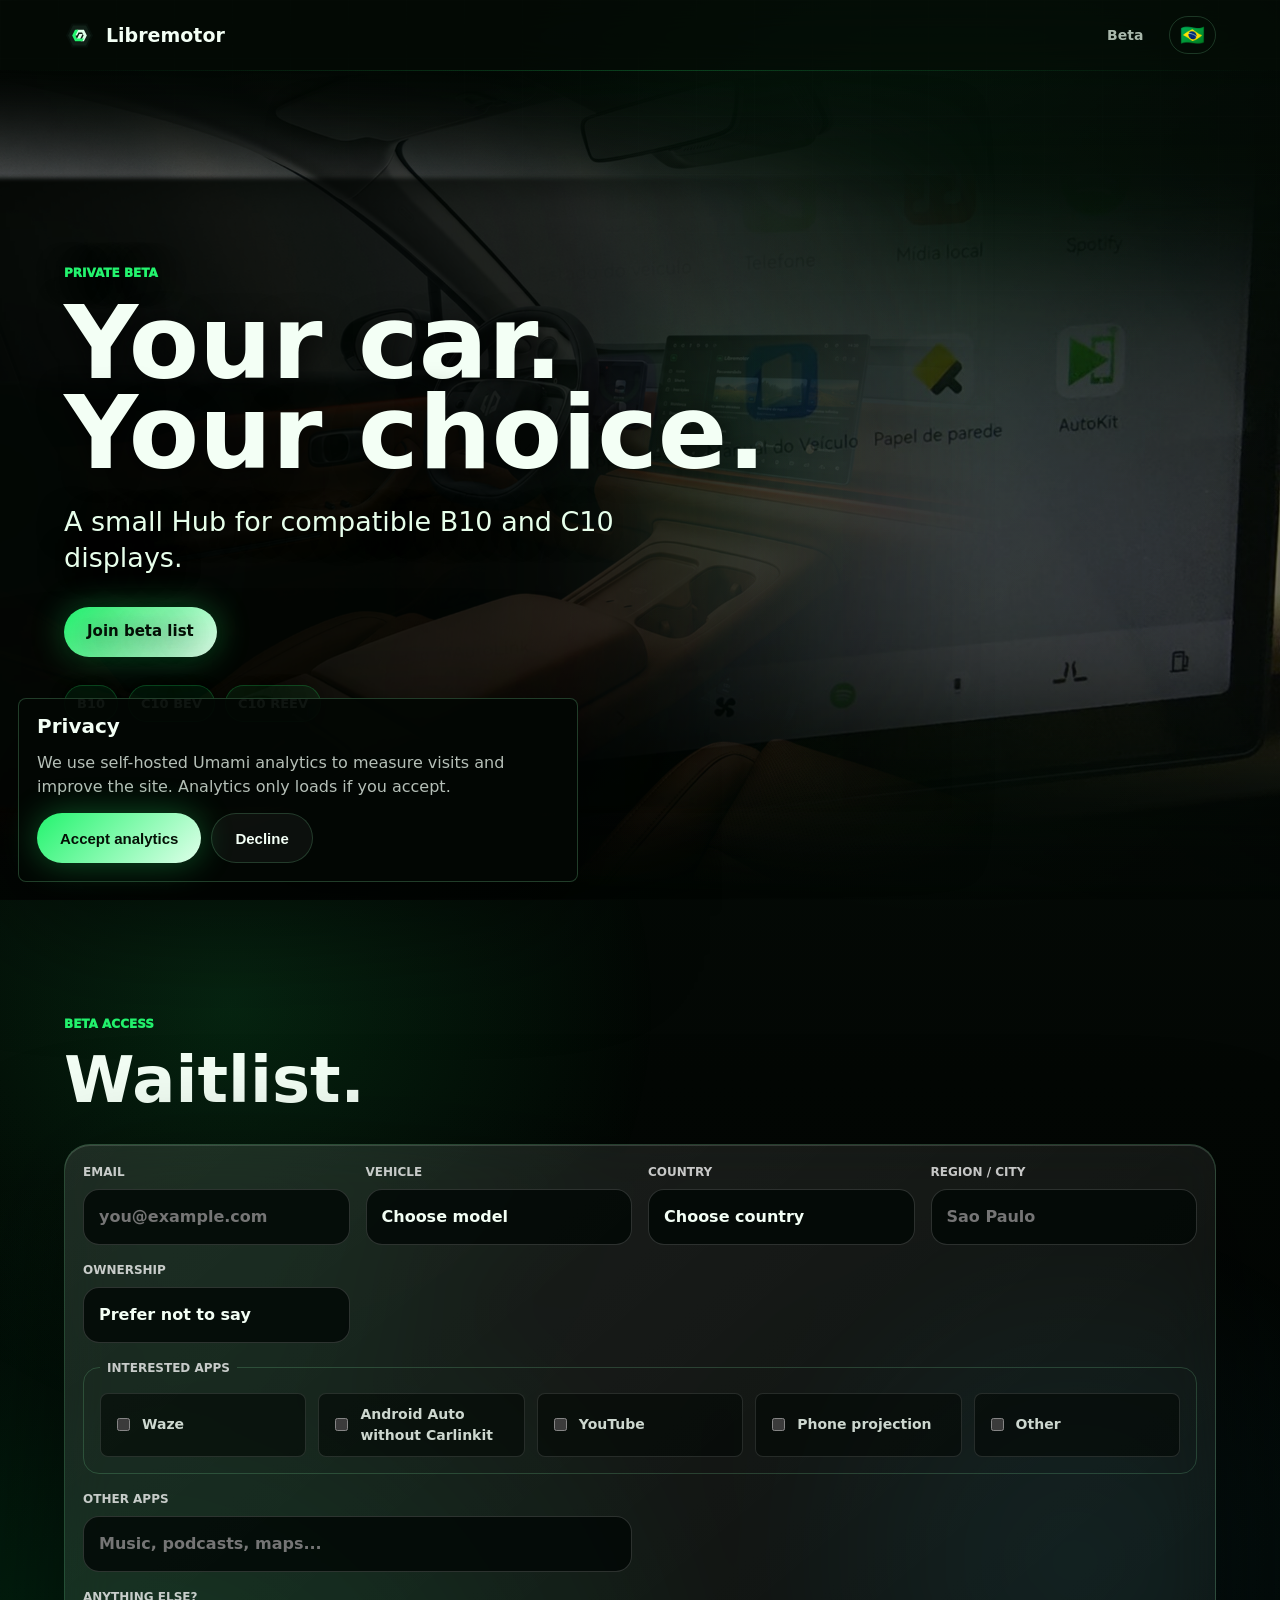
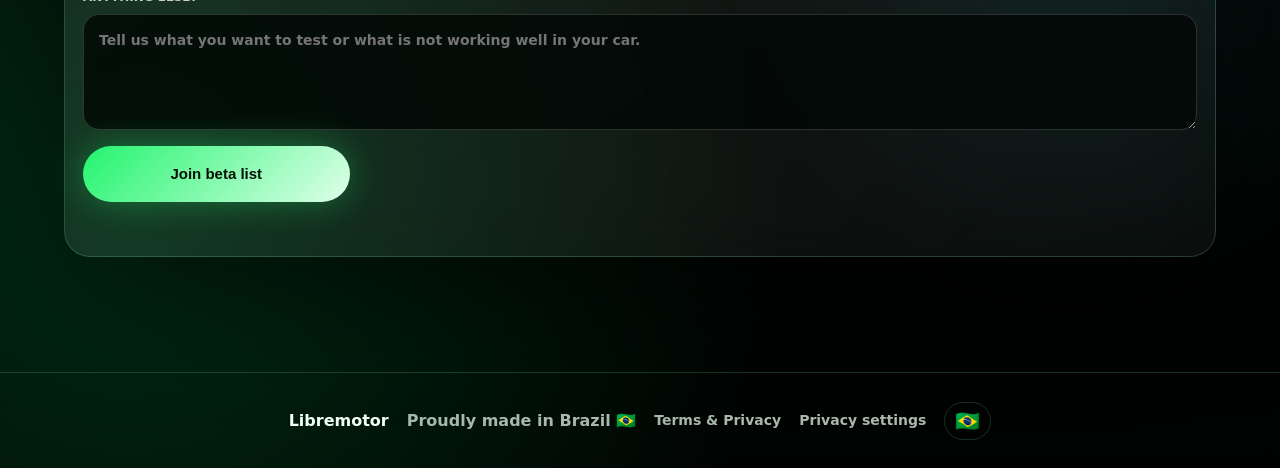
<file: index.html>
<!doctype html>
<html lang="en">
  <head>
    <meta charset="utf-8">
    <meta name="viewport" content="width=device-width, initial-scale=1">
    <meta
      name="description"
      content="Libremotor is a private beta Hub for compatible B10 and C10 vehicle displays, with owner-verified activation and local app builds."
    >
    <title>Libremotor - Private beta for vehicle displays</title>
    <meta name="turnstile-site-key" content="0x4AAAAAADXB1t0z1bNj8YEl">
    <link rel="icon" href="/favicon.svg" type="image/svg+xml">
    <link rel="alternate icon" href="/favicon.ico">
    <link rel="apple-touch-icon" href="/assets/apple-touch-icon.png">
    <link rel="manifest" href="/site.webmanifest">
    <link rel="stylesheet" href="/styles.css">
    <script src="/privacy.js" defer></script>
    <script src="/countries.js" defer></script>
    <script src="/signup.js" defer></script>
  </head>
  <body>
    <header class="topbar">
      <a class="brand" href="/" aria-label="Libremotor home">
        <span class="brand-mark" aria-hidden="true"></span>
        <span>Libremotor</span>
      </a>
      <nav aria-label="Primary navigation">
        <a href="#beta">Beta</a>
        <a class="language-link" href="/pt-BR/" aria-label="Português do Brasil" title="Português do Brasil">🇧🇷</a>
      </nav>
    </header>

    <main>
      <section class="hero">
        <div class="hero-copy">
          <p class="eyebrow">Private beta</p>
          <h1>Your car. Your choice.</h1>
          <p class="lead">
            A small Hub for compatible B10 and C10 displays.
          </p>
          <div class="hero-actions">
            <a class="button primary" href="#beta">Join beta list</a>
          </div>
          <div class="signal-row" aria-label="Current beta focus">
            <span>B10</span>
            <span>C10 BEV</span>
            <span>C10 REEV</span>
          </div>
        </div>
      </section>

      <section class="section beta" id="beta">
        <div class="section-title narrow">
          <p class="eyebrow">Beta access</p>
          <h2>Waitlist.</h2>
        </div>
        <form
          class="interest-form"
          data-interest-form
          data-locale="en"
          data-loading="Sending interest..."
          data-success="Interest recorded. We will contact you when your beta slot is ready."
          data-error="Could not submit right now. Please try again in a moment."
        >
          <label class="form-field">
            <span>Email</span>
            <input name="email" type="email" autocomplete="email" placeholder="you@example.com" required>
          </label>
          <label class="form-field">
            <span>Vehicle</span>
            <select name="vehicle_type" required>
              <option value="">Choose model</option>
              <option value="b10">B10</option>
              <option value="c10_bev">C10 BEV</option>
              <option value="c10_reev">C10 REEV</option>
            </select>
          </label>
          <label class="form-field">
            <span>Country</span>
            <select name="country" autocomplete="country-name" data-country-select data-country-locale="en" required>
              <option value="">Choose country</option>
            </select>
          </label>
          <label class="form-field">
            <span>Region / city</span>
            <input name="region" autocomplete="address-level1" placeholder="Sao Paulo">
          </label>
          <label class="form-field">
            <span>Ownership</span>
            <select name="ownership_duration">
              <option value="">Prefer not to say</option>
              <option value="shopping">Still deciding / buying soon</option>
              <option value="under_1_month">Under 1 month</option>
              <option value="1_6_months">1-6 months</option>
              <option value="6_12_months">6-12 months</option>
              <option value="over_1_year">Over 1 year</option>
            </select>
          </label>
          <fieldset class="interest-options">
            <legend>Interested apps</legend>
            <label><input name="app_interests" type="checkbox" value="waze"> Waze</label>
            <label><input name="app_interests" type="checkbox" value="android_auto_no_carlinkit"> Android Auto without Carlinkit</label>
            <label><input name="app_interests" type="checkbox" value="youtube"> YouTube</label>
            <label><input name="app_interests" type="checkbox" value="openautolink"> Phone projection</label>
            <label><input name="app_interests" type="checkbox" value="other"> Other</label>
          </fieldset>
          <label class="form-field wide">
            <span>Other apps</span>
            <input name="other_app_interest" type="text" maxlength="160" placeholder="Music, podcasts, maps...">
          </label>
          <label class="form-field full">
            <span>Anything else?</span>
            <textarea name="notes" rows="4" maxlength="1000" placeholder="Tell us what you want to test or what is not working well in your car."></textarea>
          </label>
          <input class="bot-field" name="website" type="text" tabindex="-1" autocomplete="off" aria-hidden="true">
          <div class="turnstile-slot" data-turnstile hidden></div>
          <button class="button primary" type="submit">Join beta list</button>
          <p class="form-status" role="status" data-form-status></p>
        </form>
      </section>
    </main>

    <footer>
      <span>Libremotor</span>
      <span class="footer-made">Proudly made in Brazil 🇧🇷</span>
      <a href="/terms/">Terms & Privacy</a>
      <button class="footer-link" type="button" data-privacy-settings>Privacy settings</button>
      <a class="language-link" href="/pt-BR/" aria-label="Português do Brasil" title="Português do Brasil">🇧🇷</a>
    </footer>
  </body>
</html>
</file>
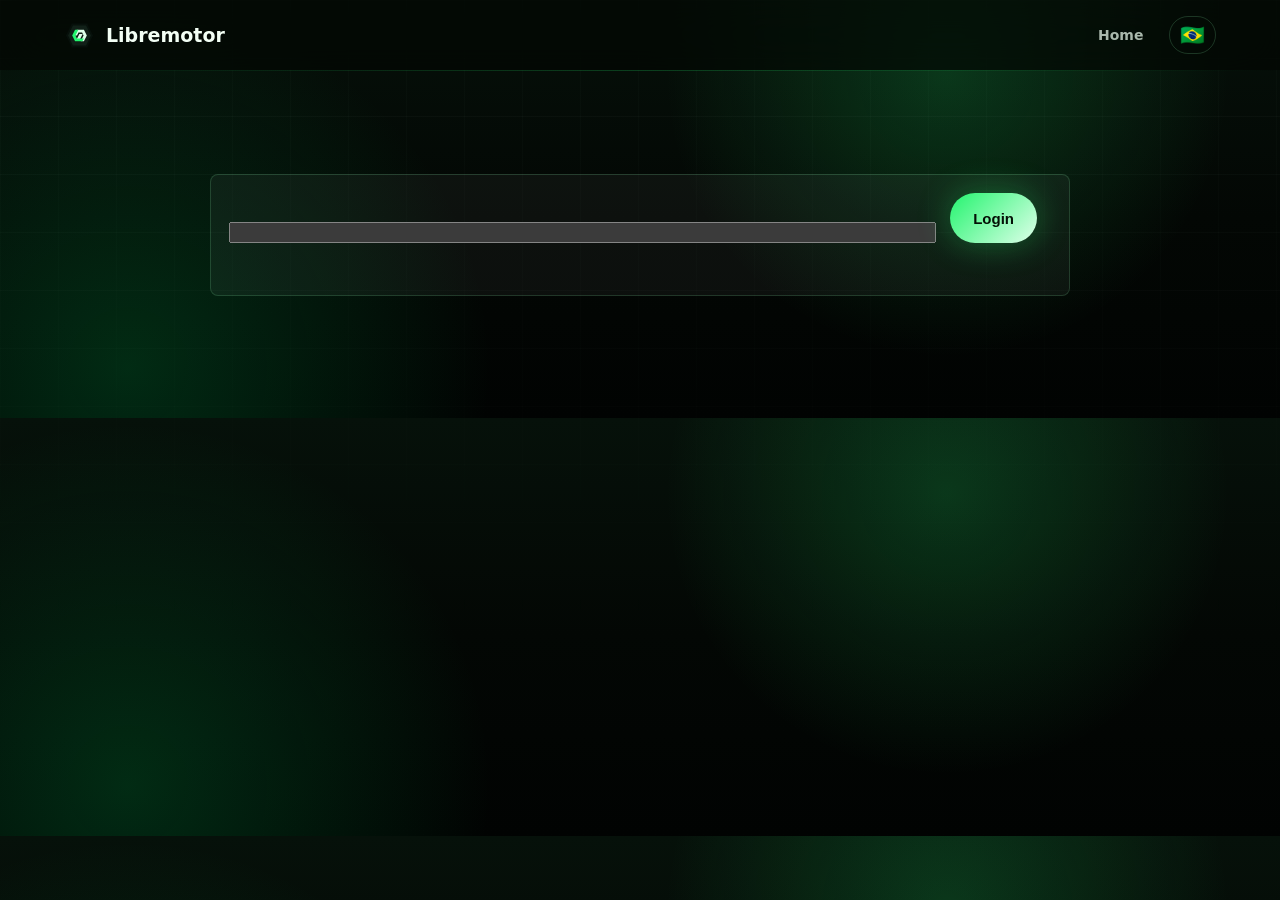
<file: admin/index.html>
<!doctype html>
<html lang="en">
  <head>
    <meta charset="utf-8">
    <meta name="viewport" content="width=device-width, initial-scale=1">
    <meta name="robots" content="noindex,nofollow">
    <title>Libremotor Admin</title>
    <link rel="icon" href="/favicon.svg" type="image/svg+xml">
    <link rel="alternate icon" href="/favicon.ico">
    <link rel="apple-touch-icon" href="/assets/apple-touch-icon.png">
    <link rel="manifest" href="/site.webmanifest">
    <link rel="stylesheet" href="/styles.css">
    <script src="/countries.js" defer></script>
    <script src="/admin.js" defer></script>
  </head>
  <body>
    <header class="topbar">
      <a class="brand" href="/" aria-label="Libremotor home">
        <span class="brand-mark" aria-hidden="true"></span>
        <span>Libremotor</span>
      </a>
      <nav aria-label="Admin navigation">
        <a href="/">Home</a>
        <a class="language-link" href="/pt-BR/" aria-label="Português do Brasil" title="Português do Brasil">🇧🇷</a>
      </nav>
    </header>

    <main class="content document admin-page">
      <section class="admin-login" data-login-panel>
        <form class="admin-auth" data-admin-login>
          <input name="token" type="password" autocomplete="current-password" aria-label="Admin token" required>
          <button class="button primary" type="submit">Login</button>
          <p class="form-status" role="status" data-login-status></p>
        </form>
      </section>

      <section class="admin-shell" data-admin-shell hidden>
        <div class="document-hero admin-hero">
          <div>
            <p class="eyebrow">Private console</p>
            <h1>Beta Ops</h1>
            <p class="document-lead">Users, vehicle access, trial expiry, lifetime approvals, and invite delivery.</p>
          </div>
          <div class="admin-actions">
            <button class="button subtle" type="button" data-refresh>Refresh</button>
            <button class="button subtle" type="button" data-logout>Logout</button>
          </div>
        </div>

        <nav class="admin-tabs" aria-label="Admin sections">
          <button type="button" class="is-active" data-tab-button="overview">Overview</button>
          <button type="button" data-tab-button="users">Users</button>
          <button type="button" data-tab-button="vehicles">VIN Access</button>
          <button type="button" data-tab-button="invite">Invite</button>
        </nav>

        <p class="form-status" role="status" data-admin-status></p>

        <section data-tab-panel="overview">
          <section class="metrics-grid" aria-label="User metrics" data-metrics></section>

          <section class="admin-panels">
            <article class="admin-panel">
              <h2>Countries</h2>
              <div class="stat-list" data-country-stats></div>
            </article>
            <article class="admin-panel">
              <h2>Apps</h2>
              <div class="stat-list" data-app-stats></div>
            </article>
            <article class="admin-panel">
              <h2>Daily activity</h2>
              <div class="stat-list" data-day-stats></div>
            </article>
          </section>
        </section>

        <section data-tab-panel="users" hidden>
          <section class="admin-table-wrap" aria-labelledby="user-table-title">
            <div class="table-header">
              <h2 id="user-table-title">Users</h2>
              <div class="admin-actions">
	                <label class="form-field compact">
	                  <span>Filter</span>
	                  <input name="filter" type="search" placeholder="Search any user field..." data-user-filter>
	                </label>
	                <label class="form-field compact short">
	                  <span>Status</span>
                  <select name="status_filter" data-user-status-filter>
                    <option value="">All</option>
                    <option value="waitlist">Waitlist</option>
                    <option value="invited">Invited</option>
                    <option value="tester">Tester</option>
	                    <option value="disabled">Disabled</option>
	                  </select>
	                </label>
	                <label class="form-field compact short">
	                  <span>Sort</span>
	                  <select name="user_sort" data-user-sort-select>
	                    <option value="updated_at">Updated</option>
	                    <option value="email">Email</option>
	                    <option value="status">Status</option>
	                    <option value="vehicle_type">Vehicle</option>
	                    <option value="country">Country</option>
	                    <option value="region">Region</option>
	                    <option value="ownership_duration">Ownership</option>
	                    <option value="app_interests">Apps</option>
	                    <option value="source">Source</option>
	                    <option value="created_at">Created</option>
	                    <option value="invited_at">Invited</option>
	                    <option value="last_login_at">Last login</option>
	                  </select>
	                </label>
	                <button class="button subtle sort-direction" type="button" data-user-sort-direction>Desc</button>
	                <button class="button subtle" type="button" data-export-csv>Export CSV</button>
	              </div>
	            </div>
	            <div class="users-workspace">
	              <div>
	                <div class="table-scroll users-table-scroll">
	                  <table class="admin-table users-table">
	                    <thead>
	                      <tr>
	                        <th><button type="button" data-user-sort="email">Email</button></th>
	                        <th><button type="button" data-user-sort="status">Status</button></th>
	                        <th><button type="button" data-user-sort="vehicle_type">Vehicle</button></th>
	                        <th><button type="button" data-user-sort="country">Country</button></th>
	                        <th><button type="button" data-user-sort="updated_at">Updated</button></th>
	                        <th>Actions</th>
	                      </tr>
	                    </thead>
	                    <tbody data-user-rows></tbody>
	                  </table>
	                </div>
	                <div class="table-pagination">
	                  <span data-user-page-label>0/0</span>
	                  <div class="admin-actions">
	                    <button class="button subtle" type="button" data-user-prev>Previous</button>
	                    <button class="button subtle" type="button" data-user-next>Next</button>
	                  </div>
	                </div>
	              </div>
	              <aside class="user-detail-panel" data-user-details>
	                <p class="detail-empty">Select a user to inspect properties.</p>
	              </aside>
	            </div>
	          </section>
	        </section>

        <section data-tab-panel="vehicles" hidden>
          <form class="admin-form-grid" data-access-form>
            <label class="form-field">
              <span>Email</span>
              <input name="email" type="email" placeholder="owner@example.com">
            </label>
            <label class="form-field">
              <span>VIN</span>
              <input name="vin" type="text" minlength="17" maxlength="17" placeholder="17 characters" required>
            </label>
            <label class="form-field">
              <span>Label</span>
              <input name="label" type="text" placeholder="name, order, note">
            </label>
            <label class="form-field">
              <span>Access</span>
              <select name="access">
                <option value="trial">Trial</option>
                <option value="lifetime">Lifetime</option>
                <option value="disabled">Disabled</option>
              </select>
            </label>
            <label class="form-field">
              <span>Days</span>
              <input name="days" type="number" min="1" max="365" value="7">
            </label>
            <button class="button primary" type="submit">Save access</button>
          </form>

          <section class="admin-table-wrap" aria-labelledby="vehicle-table-title">
            <div class="table-header">
              <h2 id="vehicle-table-title">Vehicle Access</h2>
              <label class="form-field compact">
                <span>Filter</span>
                <input name="vehicle_filter" type="search" placeholder="Email, suffix, label..." data-vehicle-filter>
              </label>
            </div>
            <div class="table-scroll">
              <table class="admin-table">
                <thead>
                  <tr>
                    <th>Email</th>
                    <th>VIN</th>
                    <th>Access</th>
                    <th>Trial expires</th>
                    <th>Activations</th>
                    <th>Label</th>
                    <th>Actions</th>
                  </tr>
                </thead>
                <tbody data-vehicle-rows></tbody>
              </table>
            </div>
            <div class="table-pagination">
              <span data-vehicle-page-label>0/0</span>
              <div class="admin-actions">
                <button class="button subtle" type="button" data-vehicle-prev>Previous</button>
                <button class="button subtle" type="button" data-vehicle-next>Next</button>
              </div>
            </div>
          </section>
        </section>

        <section data-tab-panel="invite" hidden>
          <form class="admin-form-grid invite-form" data-invite-form>
            <label class="form-field">
              <span>Email</span>
              <input name="email" type="email" placeholder="owner@example.com" required>
            </label>
            <label class="form-field">
              <span>Vehicle</span>
              <select name="vehicle_type">
                <option value="b10">B10</option>
                <option value="c10_bev">C10 BEV</option>
                <option value="c10_reev">C10 REEV</option>
              </select>
            </label>
            <label class="form-field">
              <span>Country</span>
              <select name="country" data-country-select data-country-locale="en" data-country-default="BR" required></select>
            </label>
            <label class="form-field">
              <span>Access</span>
              <select name="access">
                <option value="trial">7-day trial</option>
                <option value="lifetime">Lifetime</option>
              </select>
            </label>
            <label class="form-field">
              <span>Trial days</span>
              <input name="trial_days" type="number" min="1" max="365" value="7">
            </label>
            <label class="form-field">
              <span>Code valid days</span>
              <input name="code_days" type="number" min="1" max="365" value="14">
            </label>
            <label class="form-field">
              <span>APK URL</span>
              <input name="download_url" type="url" placeholder="https://.../Libremotor.apk">
            </label>
            <label class="form-field">
              <span>Language</span>
              <select name="locale">
                <option value="pt-BR">Português</option>
                <option value="en">English</option>
              </select>
            </label>
            <label class="form-field checkbox-field">
              <span>Delivery</span>
              <label><input name="send_email" type="checkbox"> Send email now if provider is configured</label>
            </label>
            <button class="button primary" type="submit">Create invite</button>
          </form>

          <article class="admin-panel invite-output" data-invite-output hidden>
            <h2>Invite email</h2>
            <div class="invite-code" data-invite-code></div>
            <label class="form-field">
              <span>Subject</span>
              <input data-invite-subject readonly>
            </label>
            <label class="form-field">
              <span>Message</span>
              <textarea data-invite-message readonly rows="12"></textarea>
            </label>
            <div class="admin-actions">
              <button class="button subtle" type="button" data-copy-invite>Copy message</button>
              <a class="button subtle" data-mailto-invite href="#">Open email</a>
            </div>
          </article>
        </section>
      </section>
    </main>
  </body>
</html>
</file>
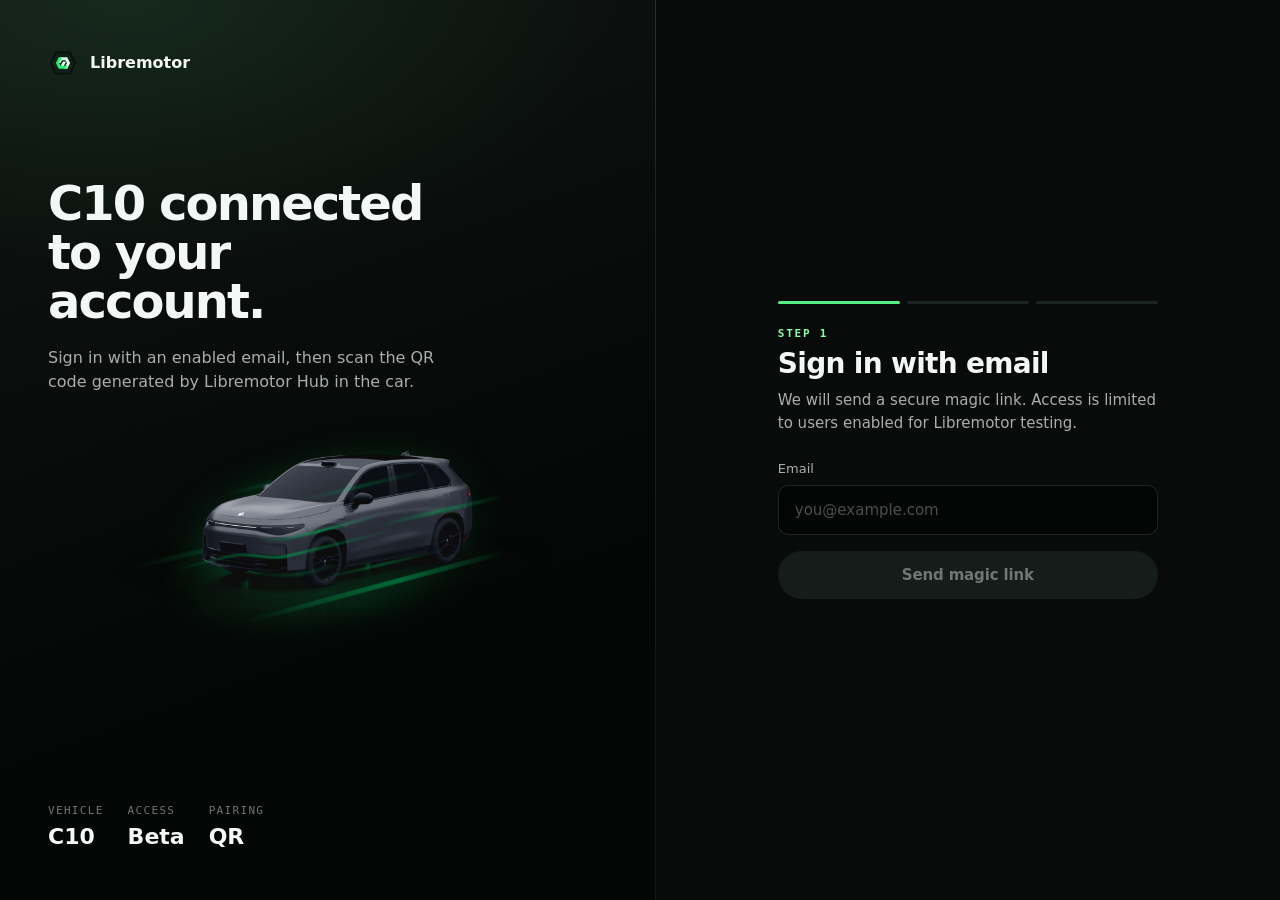
<file: app/index.html>
<!doctype html>
<html lang="en">
  <head>
    <meta charset="UTF-8" />
    <meta name="viewport" content="width=device-width, initial-scale=1.0" />
    <link rel="icon" href="/app/favicon.svg" />
    <title>Libremotor App</title>
    <script src="/app/realtime-adapter.js"></script>
    <script type="module" crossorigin src="/app/assets/index-O0hDpjco.js"></script>
    <link rel="stylesheet" crossorigin href="/app/assets/index-BhnfxNG9.css">
    <link rel="stylesheet" href="/app/realtime-overrides.css">
    <link rel="stylesheet" href="/app/hub-control.css">
    <script defer src="/app/hub-control.js"></script>
  </head>
  <body>
    <div id="root"></div>
  </body>
</html>
</file>
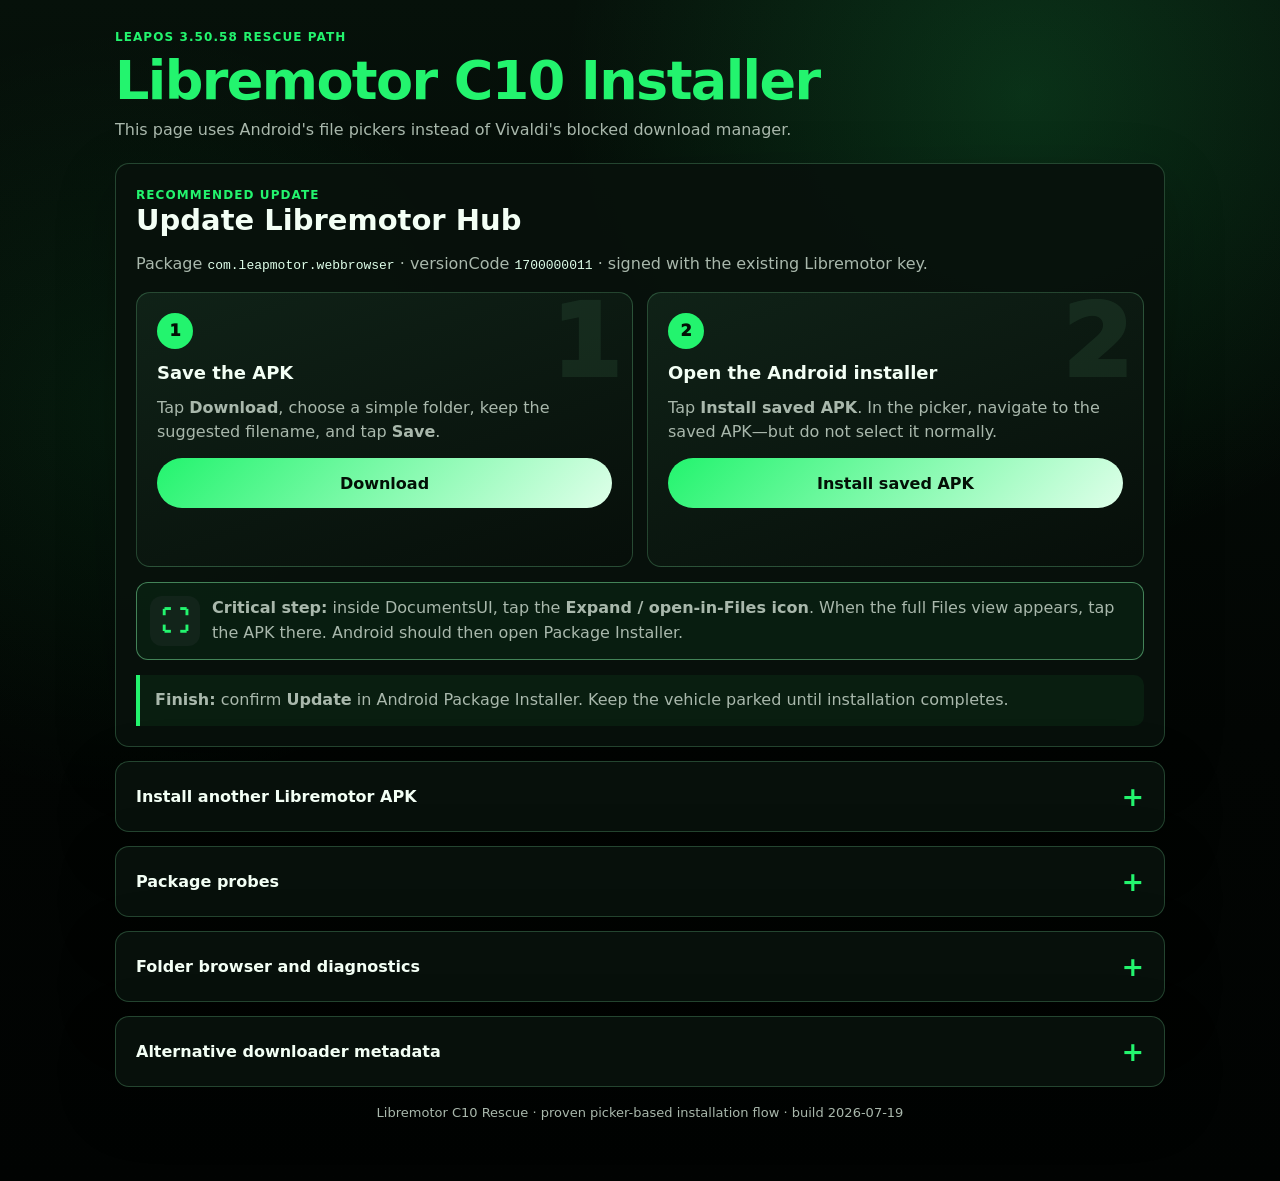
<file: c10-rescue-20260706/index.html>
<!doctype html>
<html lang="en">
<head>
  <meta charset="utf-8">
  <meta name="viewport" content="width=device-width, initial-scale=1, maximum-scale=1">
  <meta name="robots" content="noindex,nofollow">
  <meta name="theme-color" content="#06110a">
  <title>Libremotor C10 Rescue Installer</title>
  <link rel="icon" href="/favicon.svg">
  <style>
    :root {
      color-scheme: dark;
      --bg: #020503;
      --panel: rgba(8, 18, 12, .94);
      --panel-2: #0d1b13;
      --panel-3: #12241a;
      --line: rgba(141, 255, 178, .22);
      --line-strong: rgba(141, 255, 178, .45);
      --text: #f3fff5;
      --muted: #a9b8ac;
      --accent: #23f46e;
      --accent-2: #00c958;
      --warning: #ffd166;
      --danger: #ff8f8f;
      --success: #8dffb2;
      font-family: Inter, ui-sans-serif, system-ui, -apple-system, BlinkMacSystemFont, "Segoe UI", sans-serif;
    }

    * { box-sizing: border-box; }

    html { scroll-behavior: smooth; }

    body {
      margin: 0;
      min-height: 100vh;
      background:
        radial-gradient(circle at 80% 8%, rgba(35, 244, 110, .15), transparent 31%),
        radial-gradient(circle at 10% 35%, rgba(35, 244, 110, .07), transparent 28%),
        linear-gradient(180deg, #06110a, var(--bg) 62%, #010302);
      color: var(--text);
    }

    button, input { font: inherit; }

    main {
      width: min(1050px, calc(100% - 28px));
      margin: 0 auto;
      padding: 30px 0 58px;
    }

    header {
      display: grid;
      gap: 10px;
      margin-bottom: 20px;
    }

    h1, h2, h3, p { margin: 0; }

    h1 {
      color: var(--accent);
      font-size: clamp(32px, 5vw, 54px);
      line-height: 1;
      letter-spacing: -.03em;
    }

    h2 { font-size: clamp(22px, 3vw, 29px); }
    h3 { font-size: 18px; }

    p, li {
      color: var(--muted);
      line-height: 1.55;
    }

    code {
      color: #dfffea;
      overflow-wrap: anywhere;
    }

    small { color: var(--muted); }

    .eyebrow {
      color: var(--accent);
      font-weight: 850;
      letter-spacing: .09em;
      text-transform: uppercase;
      font-size: 12px;
    }

    .card {
      border: 1px solid var(--line);
      border-radius: 14px;
      background: var(--panel);
      padding: 20px;
      display: grid;
      gap: 15px;
      box-shadow: 0 18px 60px rgba(0, 0, 0, .22);
    }

    .hero-note {
      border-left: 4px solid var(--accent);
      padding: 13px 15px;
      border-radius: 0 10px 10px 0;
      background: rgba(35, 244, 110, .06);
    }

    .support-banner {
      display: none;
      border: 1px solid var(--danger);
      color: var(--danger);
      background: rgba(255, 80, 80, .08);
      border-radius: 12px;
      padding: 14px;
      line-height: 1.45;
    }

    .support-banner.visible { display: block; }

    .step-grid {
      display: grid;
      grid-template-columns: repeat(2, minmax(0, 1fr));
      gap: 14px;
    }

    .step {
      position: relative;
      min-height: 235px;
      border: 1px solid var(--line);
      border-radius: 14px;
      background: linear-gradient(160deg, rgba(16, 35, 24, .97), rgba(7, 15, 10, .97));
      padding: 20px;
      display: grid;
      align-content: start;
      gap: 13px;
      overflow: hidden;
    }

    .step::after {
      content: attr(data-step);
      position: absolute;
      right: 12px;
      top: 0;
      color: rgba(141, 255, 178, .08);
      font-weight: 950;
      font-size: 100px;
      line-height: 1;
      pointer-events: none;
    }

    .step-number {
      width: 36px;
      height: 36px;
      display: inline-grid;
      place-items: center;
      border-radius: 50%;
      color: #031006;
      background: var(--accent);
      font-weight: 950;
      z-index: 1;
    }

    .button, button.button {
      min-height: 50px;
      border: 0;
      border-radius: 999px;
      padding: 0 19px;
      display: inline-flex;
      align-items: center;
      justify-content: center;
      gap: 9px;
      color: #031006;
      background: linear-gradient(135deg, var(--accent), #dfffea);
      font-weight: 900;
      text-decoration: none;
      cursor: pointer;
      -webkit-tap-highlight-color: transparent;
    }

    button.button:disabled {
      cursor: wait;
      opacity: .62;
    }

    .button.secondary, button.button.secondary {
      color: var(--text);
      background: var(--panel-2);
      border: 1px solid var(--line);
    }

    .button.compact, button.button.compact {
      min-height: 40px;
      padding: 0 14px;
      font-size: 14px;
    }

    .button.install-ready {
      animation: readyPulse 1.4s ease-in-out 2;
    }

    @keyframes readyPulse {
      0%, 100% { box-shadow: 0 0 0 0 rgba(35, 244, 110, 0); }
      50% { box-shadow: 0 0 0 9px rgba(35, 244, 110, .15); }
    }

    .status {
      min-height: 25px;
      color: var(--success);
      font-weight: 750;
      overflow-wrap: anywhere;
      line-height: 1.4;
    }

    .status.error { color: var(--danger); }
    .status.warning { color: var(--warning); }

    .progress {
      display: none;
      width: 100%;
      height: 9px;
      overflow: hidden;
      border-radius: 999px;
      background: rgba(255, 255, 255, .08);
    }

    .progress.visible { display: block; }

    .progress > span {
      display: block;
      height: 100%;
      width: 0;
      border-radius: inherit;
      background: linear-gradient(90deg, var(--accent-2), var(--accent));
      transition: width .15s linear;
    }

    .install-tip {
      display: grid;
      grid-template-columns: auto minmax(0, 1fr);
      gap: 12px;
      align-items: center;
      border: 1px solid var(--line-strong);
      border-radius: 12px;
      padding: 13px;
      background: rgba(35, 244, 110, .055);
    }

    .expand-icon {
      width: 50px;
      height: 50px;
      display: grid;
      place-items: center;
      border-radius: 12px;
      color: var(--accent);
      background: var(--panel-3);
      font-size: 28px;
      font-weight: 900;
    }

    .confirmation-list {
      margin: 0;
      padding-left: 22px;
      display: grid;
      gap: 7px;
    }

    .section-stack {
      display: grid;
      gap: 14px;
      margin-top: 14px;
    }

    details.card { padding: 0; }

    details.card > summary {
      list-style: none;
      cursor: pointer;
      padding: 19px 20px;
      font-weight: 900;
      display: flex;
      align-items: center;
      justify-content: space-between;
      gap: 14px;
      -webkit-tap-highlight-color: transparent;
    }

    details.card > summary::-webkit-details-marker { display: none; }
    details.card > summary::after { content: "+"; color: var(--accent); font-size: 27px; }
    details.card[open] > summary::after { content: "−"; }

    .details-body {
      border-top: 1px solid var(--line);
      padding: 18px 20px 20px;
      display: grid;
      gap: 15px;
    }

    .package-list, .probe-list, .file-list {
      display: grid;
      gap: 9px;
    }

    .package-row, .probe-row, .file-row {
      display: grid;
      grid-template-columns: minmax(0, 1fr) auto;
      gap: 12px;
      align-items: center;
      border: 1px solid rgba(255, 255, 255, .085);
      border-radius: 11px;
      background: rgba(255, 255, 255, .034);
      padding: 12px;
    }

    .package-meta {
      min-width: 0;
      display: grid;
      gap: 4px;
    }

    .package-meta strong, .file-name {
      overflow-wrap: anywhere;
    }

    .row-status {
      grid-column: 1 / -1;
      min-height: 0;
      color: var(--success);
      font-size: 13px;
      overflow-wrap: anywhere;
    }

    .row-status:empty { display: none; }
    .row-status.error { color: var(--danger); }

    .toolbar {
      display: flex;
      flex-wrap: wrap;
      align-items: center;
      gap: 10px;
    }

    .search {
      flex: 1 1 240px;
      min-height: 44px;
      border: 1px solid var(--line);
      border-radius: 999px;
      background: var(--panel-2);
      color: var(--text);
      padding: 0 16px;
      outline: none;
    }

    .search:focus { border-color: var(--accent); }

    .folder-path {
      color: var(--accent);
      font-weight: 800;
      overflow-wrap: anywhere;
    }

    .file-row.folder { cursor: pointer; }
    .file-row.folder:hover { border-color: var(--line-strong); }

    .file-kind {
      min-width: 34px;
      color: var(--accent);
      font-weight: 900;
    }

    .file-main {
      display: grid;
      grid-template-columns: auto minmax(0, 1fr);
      align-items: center;
      gap: 10px;
      min-width: 0;
    }

    .muted { color: var(--muted); }
    .warning { color: var(--warning); }

    .footer-note {
      margin-top: 16px;
      text-align: center;
      font-size: 13px;
      color: var(--muted);
    }

    @media (max-width: 760px) {
      main { width: min(100% - 18px, 1050px); padding-top: 18px; }
      .step-grid { grid-template-columns: 1fr; }
      .step { min-height: 0; }
      .package-row, .probe-row, .file-row { grid-template-columns: 1fr; }
      .package-row .button, .probe-row .button, .file-row .button { width: 100%; }
      .row-status { grid-column: 1; }
    }
  </style>
</head>
<body>
  <main>
    <header>
      <span class="eyebrow">LeapOS 3.50.58 rescue path</span>
      <h1>Libremotor C10 Installer</h1>
      <p>This page uses Android's file pickers instead of Vivaldi's blocked download manager.</p>
    </header>

    <div id="support-banner" class="support-banner" role="alert"></div>

    <section class="card" aria-labelledby="hub-title">
      <div>
        <span class="eyebrow">Recommended update</span>
        <h2 id="hub-title">Update Libremotor Hub</h2>
      </div>

      <p>
        Package <code>com.leapmotor.webbrowser</code> · versionCode <code>1700000011</code> ·
        signed with the existing Libremotor key.
      </p>

      <div class="step-grid">
        <article class="step" data-step="1">
          <span class="step-number">1</span>
          <h3>Save the APK</h3>
          <p>Tap <b>Download</b>, choose a simple folder, keep the suggested filename, and tap <b>Save</b>.</p>
          <button
            id="hub-download"
            class="button"
            type="button"
            data-download="./downloads/LibremotorHub-com.leapmotor.webbrowser-1700000011-signed.apk"
            data-name="LibremotorHub-com.leapmotor.webbrowser-1700000011-signed.apk"
            data-status-target="hub-download-status">
            Download
          </button>
          <div class="progress" id="hub-progress" aria-hidden="true"><span></span></div>
          <p class="status" id="hub-download-status" aria-live="polite"></p>
        </article>

        <article class="step" data-step="2" id="install-step">
          <span class="step-number">2</span>
          <h3>Open the Android installer</h3>
          <p>Tap <b>Install saved APK</b>. In the picker, navigate to the saved APK—but do not select it normally.</p>
          <button id="install-apk" class="button" type="button">Install saved APK</button>
          <p class="status" id="install-status" aria-live="polite"></p>
        </article>
      </div>

      <div class="install-tip">
        <div class="expand-icon" aria-hidden="true">⛶</div>
        <p>
          <b>Critical step:</b> inside DocumentsUI, tap the <b>Expand / open-in-Files icon</b>.
          When the full Files view appears, tap the APK there. Android should then open Package Installer.
        </p>
      </div>

      <div class="hero-note">
        <p><b>Finish:</b> confirm <b>Update</b> in Android Package Installer. Keep the vehicle parked until installation completes.</p>
      </div>
    </section>

    <section class="section-stack">
      <details class="card">
        <summary>Install another Libremotor APK</summary>
        <div class="details-body">
          <p>Every <b>Download</b> button below uses <code>showSaveFilePicker()</code>. After saving, use the main <b>Install saved APK</b> button above.</p>
          <div class="package-list" id="other-packages"></div>
        </div>
      </details>

      <details class="card">
        <summary>Package probes</summary>
        <div class="details-body">
          <p>Each probe button also uses the proven Save Picker route. The visible label remains <b>Download</b>.</p>
          <div class="toolbar">
            <input id="probe-search" class="search" type="search" placeholder="Filter package names" autocomplete="off">
          </div>
          <div class="probe-list" id="probe-list"></div>
        </div>
      </details>

      <details class="card">
        <summary>Folder browser and diagnostics</summary>
        <div class="details-body">
          <p>
            This read-only web file manager can enumerate a directory selected through DocumentsUI.
            Selecting a folder also makes it the preferred starting point for the installer picker.
          </p>

          <div class="toolbar">
            <button id="choose-directory" class="button secondary" type="button">Choose directory</button>
            <button id="directory-back" class="button secondary compact" type="button" disabled>Back</button>
            <button id="check-capabilities" class="button secondary compact" type="button">Check APIs</button>
          </div>

          <p class="folder-path" id="folder-path">No directory selected.</p>
          <p class="status" id="directory-status" aria-live="polite"></p>
          <div class="file-list" id="file-list"></div>

          <div class="hero-note">
            <p>
              A web page can read or write files after permission is granted, but it does not receive a normal Android
              <code>content://</code> URI that it can directly hand to Package Installer. The working bridge remains:
              <b>showOpenFilePicker → Expand icon → full Files view → tap APK</b>.
            </p>
          </div>
        </div>
      </details>

      <details class="card">
        <summary>Alternative downloader metadata</summary>
        <div class="details-body">
          <div class="package-row">
            <div class="package-meta">
              <strong>Rescue Installer metadata</strong>
              <code>https://libremotor.com/c10-rescue-20260706/rescue-downloader.json</code>
            </div>
            <button class="button secondary compact" type="button" data-copy="https://libremotor.com/c10-rescue-20260706/rescue-downloader.json">Copy URL</button>
            <p class="row-status"></p>
          </div>

          <div class="package-row">
            <div class="package-meta">
              <strong>Official app sources metadata</strong>
              <code>https://api.libremotor.com/v5/manager/downloaders</code>
            </div>
            <button class="button secondary compact" type="button" data-copy="https://api.libremotor.com/v5/manager/downloaders">Copy URL</button>
            <p class="row-status"></p>
          </div>
        </div>
      </details>
    </section>

    <p class="footer-note">Libremotor C10 Rescue · proven picker-based installation flow · build 2026-07-19</p>
  </main>

  <script>
    "use strict";

    const PICKER_ID = "libremotor-c10-apk-location";
    const APK_MIME = "application/vnd.android.package-archive";

    const otherPackages = [
      {
        title: "Libremotor Rescue Installer",
        packageName: "com.libremotor.rescueinstaller",
        filename: "LibremotorRescueInstaller-2026.07.07.apk",
        url: "./downloads/LibremotorRescueInstaller-2026.07.07.apk"
      },
      {
        title: "Official Libremotor app sources",
        packageName: "com.libremotor.rescuedownloader",
        filename: "LibremotorSources-2026.07.21.apk",
        url: "./downloads/LibremotorSources-2026.07.21.apk"
      }
    ];

    const probes = [
      "com_tencent_qqmusic--probe.apk",
      "com_tencent_qqmusiccar--probe.apk",
      "com_luna_music--probe.apk",
      "com_migu_car_music--probe.apk",
      "migu_car_music--probe.apk",
      "com_miqu_car_music--probe.apk",
      "com_leapmotor_castscreen--probe.apk",
      "com_leapmotor_checkutils--probe.apk",
      "com_leapmotor_copilotshowapp--probe.apk",
      "com_leapmotor_dmp--probe.apk",
      "com_leapmotor_driverrecord--probe.apk",
      "com_leapmotor_driving--probe.apk",
      "com_leapmotor_facevideo--probe.apk",
      "com_leapmotor_fct--probe.apk",
      "com_leapmotor_featuremap--probe.apk",
      "com_leapmotor_fmdab--probe.apk",
      "com_leapmotor_iotdevices--probe.apk",
      "com_leapmotor_iqiyi--probe.apk"
    ];

    let lastSavedHandle = null;
    let preferredDirectoryHandle = null;
    let directoryStack = [];

    const supportBanner = document.getElementById("support-banner");
    const installButton = document.getElementById("install-apk");
    const installStatus = document.getElementById("install-status");

    function setStatus(element, message, type) {
      if (!element) return;
      element.textContent = message || "";
      element.classList.remove("error", "warning");
      if (type) element.classList.add(type);
    }

    function formatBytes(bytes) {
      if (!Number.isFinite(bytes) || bytes < 0) return "";
      if (bytes < 1024) return `${bytes} B`;
      const units = ["KB", "MB", "GB", "TB"];
      let value = bytes / 1024;
      let unit = units[0];
      for (let i = 1; i < units.length && value >= 1024; i += 1) {
        value /= 1024;
        unit = units[i];
      }
      return `${value >= 10 ? value.toFixed(1) : value.toFixed(2)} ${unit}`;
    }

    function apkPickerTypes() {
      return [{
        description: "Android package",
        accept: {
          [APK_MIME]: [".apk"],
          "application/octet-stream": [".apk"]
        }
      }];
    }

    function pickerStartHandle() {
      return preferredDirectoryHandle || lastSavedHandle || "downloads";
    }

    async function showSavePicker(options) {
      try {
        return await window.showSaveFilePicker(options);
      } catch (error) {
        // Some older Chromium builds reject startIn or id. Retry with the minimal supported options.
        if (error && error.name === "TypeError") {
          const fallback = {
            suggestedName: options.suggestedName,
            excludeAcceptAllOption: false
          };
          return window.showSaveFilePicker(fallback);
        }
        throw error;
      }
    }

    async function showOpenPicker(options) {
      try {
        return await window.showOpenFilePicker(options);
      } catch (error) {
        // Preserve the working basic picker on older automotive Chromium builds.
        if (error && error.name === "TypeError") {
          return window.showOpenFilePicker({ multiple: false });
        }
        throw error;
      }
    }

    async function writeResponseToHandle(response, handle, progressElement, onProgress) {
      const writable = await handle.createWritable();
      const total = Number(response.headers.get("content-length")) || 0;
      let received = 0;

      try {
        if (!response.body || !response.body.getReader) {
          const blob = await response.blob();
          await writable.write(blob);
          await writable.close();
          if (onProgress) onProgress(blob.size, blob.size || total);
          return blob.size;
        }

        const reader = response.body.getReader();
        while (true) {
          const chunk = await reader.read();
          if (chunk.done) break;
          await writable.write(chunk.value);
          received += chunk.value.byteLength;
          if (onProgress) onProgress(received, total);
        }
        await writable.close();
        return received;
      } catch (error) {
        try {
          if (typeof writable.abort === "function") await writable.abort(error);
        } catch (_) {
          // Ignore cleanup failures and preserve the original error.
        }
        throw error;
      } finally {
        if (progressElement) progressElement.setAttribute("aria-hidden", "false");
      }
    }

    async function downloadWithPicker(button) {
      const url = button.dataset.download;
      const suggestedName = button.dataset.name || url.split("/").pop() || "Libremotor.apk";
      const statusElement = document.getElementById(button.dataset.statusTarget) || button.closest(".package-row, .probe-row, .step")?.querySelector(".row-status, .status");
      const progressElement = button.closest(".step")?.querySelector(".progress");
      const progressBar = progressElement?.querySelector("span");
      const originalLabel = button.textContent;

      if (!("showSaveFilePicker" in window)) {
        setStatus(statusElement, "Save Picker is unavailable in this browser.", "error");
        return;
      }

      button.disabled = true;
      button.textContent = "Choose location…";
      if (progressElement) progressElement.classList.remove("visible");
      if (progressBar) progressBar.style.width = "0%";
      setStatus(statusElement, "Choose a folder and tap Save.");

      try {
        // The picker is deliberately opened before fetch so the call remains inside the user gesture.
        const handle = await showSavePicker({
          id: PICKER_ID,
          suggestedName,
          startIn: pickerStartHandle(),
          types: apkPickerTypes(),
          excludeAcceptAllOption: false
        });

        lastSavedHandle = handle;
        button.textContent = "Downloading…";
        if (progressElement) progressElement.classList.add("visible");
        setStatus(statusElement, "Downloading and writing the APK…");

        const response = await fetch(url, { cache: "no-store", credentials: "same-origin" });
        if (!response.ok) throw new Error(`Download failed: HTTP ${response.status}`);

        const bytes = await writeResponseToHandle(response, handle, progressElement, (received, total) => {
          if (progressBar && total > 0) {
            progressBar.style.width = `${Math.min(100, (received / total) * 100)}%`;
          }
          setStatus(
            statusElement,
            total > 0
              ? `Downloading ${Math.round((received / total) * 100)}% · ${formatBytes(received)} of ${formatBytes(total)}`
              : `Downloading · ${formatBytes(received)}`
          );
        });

        if (progressBar) progressBar.style.width = "100%";
        setStatus(statusElement, `Saved ${handle.name || suggestedName} (${formatBytes(bytes)}). Now tap “Install saved APK”.`);
        installButton.classList.add("install-ready");
        document.getElementById("install-step").scrollIntoView({ behavior: "smooth", block: "center" });
        setTimeout(() => installButton.classList.remove("install-ready"), 3200);
      } catch (error) {
        if (error && error.name === "AbortError") {
          setStatus(statusElement, "Download cancelled.", "warning");
        } else {
          setStatus(statusElement, error?.message || String(error), "error");
        }
      } finally {
        button.disabled = false;
        button.textContent = originalLabel;
      }
    }

    async function openInstallerPicker(startHandle) {
      if (!("showOpenFilePicker" in window)) {
        setStatus(installStatus, "Open File Picker is unavailable in this browser.", "error");
        return;
      }

      installButton.disabled = true;
      setStatus(
        installStatus,
        "DocumentsUI is opening. Navigate to the APK, then tap the Expand / open-in-Files icon—do not select the APK normally."
      );

      const options = {
        id: PICKER_ID,
        multiple: false,
        startIn: startHandle || pickerStartHandle(),
        types: apkPickerTypes(),
        excludeAcceptAllOption: false
      };

      try {
        const handles = await showOpenPicker(options);
        const handle = handles && handles[0];
        if (handle) {
          const file = await handle.getFile();
          setStatus(
            installStatus,
            `You selected ${file.name} inside the picker. That only returns the file to Vivaldi. Tap Install again and use the Expand / open-in-Files icon instead.`,
            "warning"
          );
        }
      } catch (error) {
        if (error && error.name === "AbortError") {
          setStatus(
            installStatus,
            "Picker closed. If Package Installer opened, continue there. Otherwise tap Install again and use the Expand icon.",
            "warning"
          );
        } else {
          setStatus(installStatus, error?.message || String(error), "error");
        }
      } finally {
        installButton.disabled = false;
      }
    }

    function renderOtherPackages() {
      const container = document.getElementById("other-packages");
      otherPackages.forEach((item) => {
        const row = document.createElement("div");
        row.className = "package-row";

        const meta = document.createElement("div");
        meta.className = "package-meta";
        const title = document.createElement("strong");
        title.textContent = item.title;
        const packageName = document.createElement("code");
        packageName.textContent = item.packageName;
        const filename = document.createElement("small");
        filename.textContent = item.filename;
        meta.append(title, packageName, filename);

        const button = document.createElement("button");
        button.className = "button secondary compact";
        button.type = "button";
        button.textContent = "Download";
        button.dataset.download = item.url;
        button.dataset.name = item.filename;

        const status = document.createElement("p");
        status.className = "row-status";

        row.append(meta, button, status);
        container.append(row);
      });
    }

    function probePackageName(filename) {
      return filename.replace(/--probe\.apk$/i, "").replaceAll("_", ".");
    }

    function renderProbes(filter) {
      const container = document.getElementById("probe-list");
      const normalized = (filter || "").trim().toLowerCase();
      container.textContent = "";

      probes
        .filter((filename) => probePackageName(filename).toLowerCase().includes(normalized))
        .forEach((filename) => {
          const row = document.createElement("div");
          row.className = "probe-row";

          const meta = document.createElement("div");
          meta.className = "package-meta";
          const packageName = document.createElement("code");
          packageName.textContent = probePackageName(filename);
          const file = document.createElement("small");
          file.textContent = filename;
          meta.append(packageName, file);

          const button = document.createElement("button");
          button.className = "button secondary compact";
          button.type = "button";
          button.textContent = "Download";
          button.dataset.download = `./downloads/probes/${filename}`;
          button.dataset.name = filename;

          const status = document.createElement("p");
          status.className = "row-status";

          row.append(meta, button, status);
          container.append(row);
        });
    }

    async function listDirectory(handle) {
      const fileList = document.getElementById("file-list");
      const folderPath = document.getElementById("folder-path");
      const directoryStatus = document.getElementById("directory-status");
      const backButton = document.getElementById("directory-back");

      fileList.textContent = "";
      folderPath.textContent = directoryStack.map((entry) => entry.name).join(" / ");
      backButton.disabled = directoryStack.length <= 1;
      setStatus(directoryStatus, "Reading folder…");

      try {
        const entries = [];
        for await (const entry of handle.values()) entries.push(entry);
        entries.sort((a, b) => {
          if (a.kind !== b.kind) return a.kind === "directory" ? -1 : 1;
          return a.name.localeCompare(b.name, undefined, { sensitivity: "base" });
        });

        for (const entry of entries) {
          const row = document.createElement("div");
          row.className = `file-row ${entry.kind === "directory" ? "folder" : "file"}`;

          const main = document.createElement("div");
          main.className = "file-main";
          const kind = document.createElement("span");
          kind.className = "file-kind";
          kind.textContent = entry.kind === "directory" ? "DIR" : entry.name.toLowerCase().endsWith(".apk") ? "APK" : "FILE";
          const meta = document.createElement("div");
          meta.className = "package-meta";
          const name = document.createElement("strong");
          name.className = "file-name";
          name.textContent = entry.name;
          meta.append(name);
          main.append(kind, meta);

          if (entry.kind === "directory") {
            const action = document.createElement("button");
            action.className = "button secondary compact";
            action.type = "button";
            action.textContent = "Open";
            action.addEventListener("click", async () => {
              directoryStack.push(entry);
              preferredDirectoryHandle = entry;
              await listDirectory(entry);
            });
            row.addEventListener("dblclick", () => action.click());
            row.append(main, action);
          } else {
            try {
              const file = await entry.getFile();
              const details = document.createElement("small");
              details.textContent = `${file.type || "unknown type"} · ${formatBytes(file.size)}`;
              meta.append(details);
            } catch (_) {
              // Metadata is optional; keep the file visible if it cannot be read.
            }

            if (entry.name.toLowerCase().endsWith(".apk")) {
              const action = document.createElement("button");
              action.className = "button secondary compact";
              action.type = "button";
              action.textContent = "Install";
              action.addEventListener("click", () => openInstallerPicker(handle));
              row.append(main, action);
            } else {
              row.append(main);
            }
          }

          fileList.append(row);
        }

        setStatus(directoryStatus, `${entries.length} item${entries.length === 1 ? "" : "s"}. APK rows use the same proven installer-picker bridge.`);
      } catch (error) {
        setStatus(directoryStatus, error?.message || String(error), "error");
      }
    }

    async function chooseDirectory() {
      const directoryStatus = document.getElementById("directory-status");
      if (!("showDirectoryPicker" in window)) {
        setStatus(directoryStatus, "Directory Picker is unavailable in this browser.", "error");
        return;
      }

      try {
        const options = { id: "libremotor-c10-browser", mode: "read", startIn: pickerStartHandle() };
        let handle;
        try {
          handle = await window.showDirectoryPicker(options);
        } catch (error) {
          if (error && error.name === "TypeError") {
            handle = await window.showDirectoryPicker({ mode: "read" });
          } else {
            throw error;
          }
        }

        preferredDirectoryHandle = handle;
        directoryStack = [handle];
        await listDirectory(handle);
      } catch (error) {
        if (error && error.name === "AbortError") {
          setStatus(directoryStatus, "Directory selection cancelled.", "warning");
        } else {
          setStatus(directoryStatus, error?.message || String(error), "error");
        }
      }
    }

    function checkSupport() {
      const missing = [];
      if (!window.isSecureContext) missing.push("the page is not running in a secure HTTPS context");
      if (!("showSaveFilePicker" in window)) missing.push("showSaveFilePicker is unavailable");
      if (!("showOpenFilePicker" in window)) missing.push("showOpenFilePicker is unavailable");

      if (missing.length) {
        supportBanner.textContent = `This rescue flow cannot run completely because ${missing.join("; ")}.`;
        supportBanner.classList.add("visible");
      }
    }

    document.addEventListener("click", (event) => {
      const downloadButton = event.target.closest("[data-download]");
      if (downloadButton) {
        downloadWithPicker(downloadButton);
        return;
      }

      const copyButton = event.target.closest("[data-copy]");
      if (copyButton) {
        const rowStatus = copyButton.closest(".package-row")?.querySelector(".row-status");
        if (navigator.clipboard && typeof navigator.clipboard.writeText === "function") {
          navigator.clipboard.writeText(copyButton.dataset.copy)
            .then(() => setStatus(rowStatus, "URL copied."))
            .catch(() => setStatus(rowStatus, copyButton.dataset.copy, "warning"));
        } else {
          setStatus(rowStatus, copyButton.dataset.copy, "warning");
        }
      }
    });

    installButton.addEventListener("click", () => openInstallerPicker());
    document.getElementById("choose-directory").addEventListener("click", chooseDirectory);

    document.getElementById("directory-back").addEventListener("click", async () => {
      if (directoryStack.length <= 1) return;
      directoryStack.pop();
      const handle = directoryStack[directoryStack.length - 1];
      preferredDirectoryHandle = handle;
      await listDirectory(handle);
    });

    document.getElementById("check-capabilities").addEventListener("click", () => {
      const status = document.getElementById("directory-status");
      setStatus(status, [
        `secure context: ${window.isSecureContext ? "yes" : "no"}`,
        `save picker: ${"showSaveFilePicker" in window ? "yes" : "no"}`,
        `open picker: ${"showOpenFilePicker" in window ? "yes" : "no"}`,
        `directory picker: ${"showDirectoryPicker" in window ? "yes" : "no"}`
      ].join(" · "));
    });

    document.getElementById("probe-search").addEventListener("input", (event) => {
      renderProbes(event.target.value);
    });

    renderOtherPackages();
    renderProbes("");
    checkSupport();
  </script>
</body>
</html>
</file>
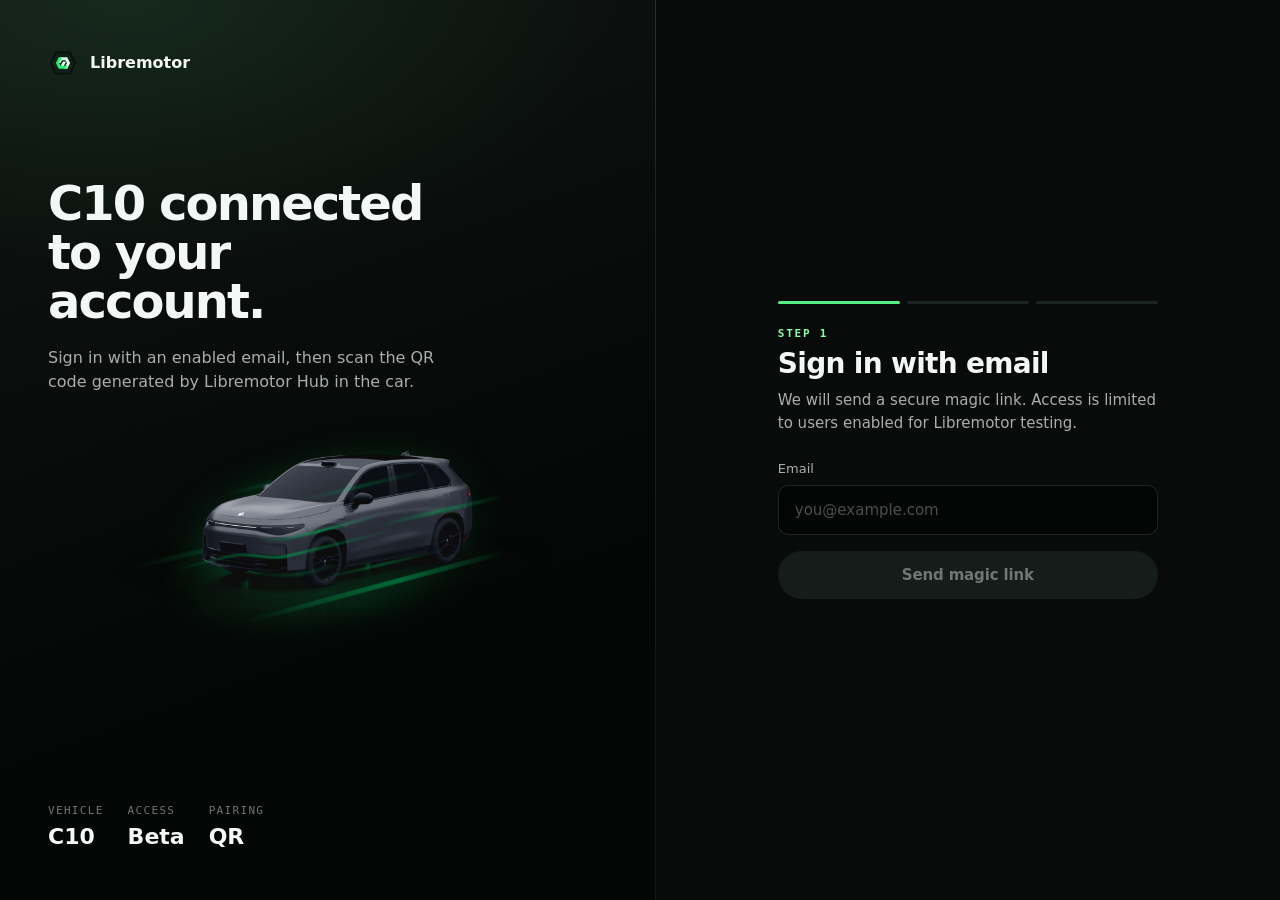
<file: dashboard/index.html>
<!doctype html>
<html lang="en">
  <head>
    <meta charset="utf-8">
    <meta name="viewport" content="width=device-width, initial-scale=1">
    <meta name="robots" content="noindex,nofollow">
    <meta http-equiv="refresh" content="0; url=/app/">
    <title>Libremotor App</title>
    <link rel="canonical" href="https://libremotor.com/app/">
    <script>
      window.location.replace("/app/" + window.location.search);
    </script>
  </head>
  <body>
    <a href="/app/">Open Libremotor App</a>
  </body>
</html>
</file>
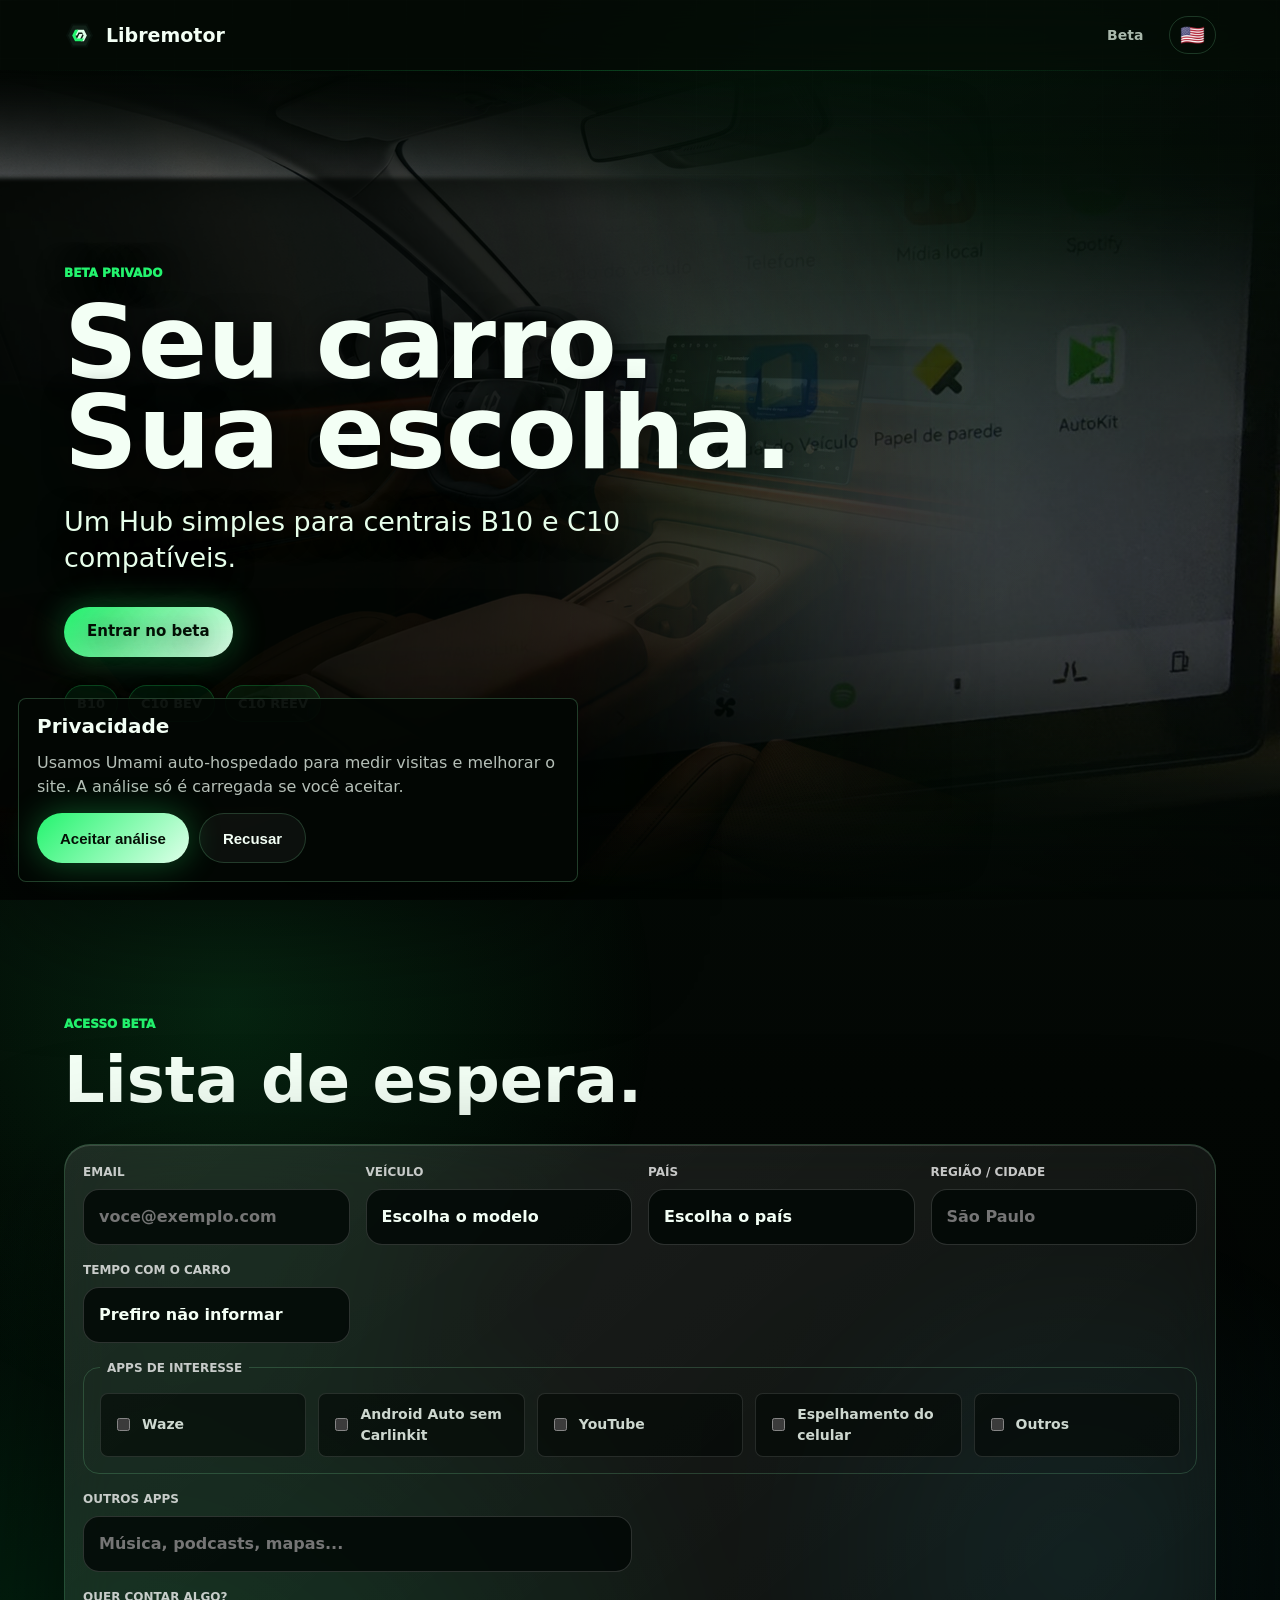
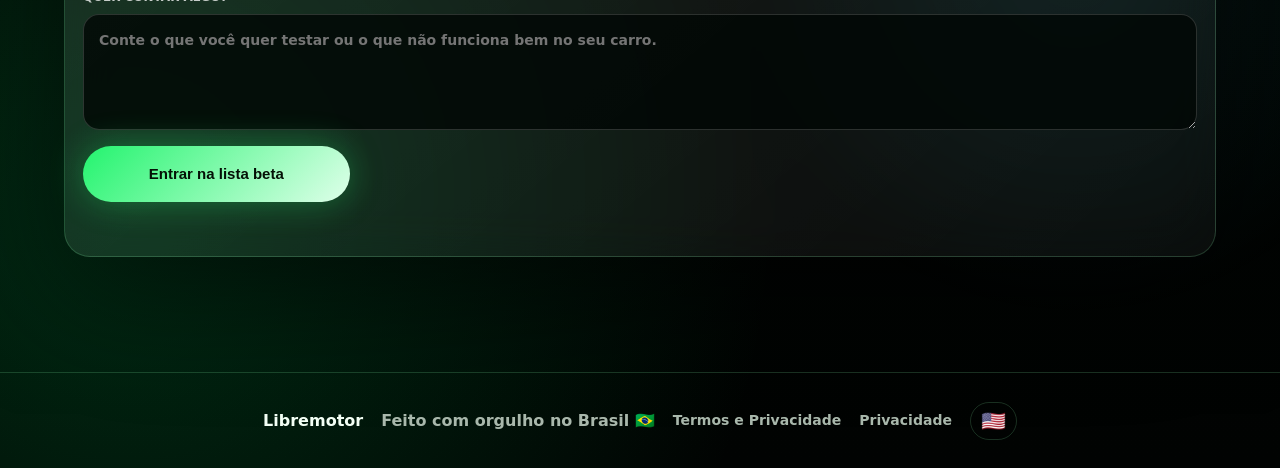
<file: pt-BR/index.html>
<!doctype html>
<html lang="pt-BR">
  <head>
    <meta charset="utf-8">
    <meta name="viewport" content="width=device-width, initial-scale=1">
    <meta
      name="description"
      content="Libremotor é um Hub em beta privado para centrais B10 e C10 compatíveis, com ativação verificada pelo dono e builds locais de apps."
    >
    <title>Libremotor - Beta privado para centrais veiculares</title>
    <meta name="turnstile-site-key" content="0x4AAAAAADXB1t0z1bNj8YEl">
    <link rel="icon" href="/favicon.svg" type="image/svg+xml">
    <link rel="alternate icon" href="/favicon.ico">
    <link rel="apple-touch-icon" href="/assets/apple-touch-icon.png">
    <link rel="manifest" href="/site.webmanifest">
    <link rel="stylesheet" href="/styles.css">
    <script src="/privacy.js" defer></script>
    <script src="/countries.js" defer></script>
    <script src="/signup.js" defer></script>
  </head>
  <body>
    <header class="topbar">
      <a class="brand" href="/pt-BR/" aria-label="Início Libremotor">
        <span class="brand-mark" aria-hidden="true"></span>
        <span>Libremotor</span>
      </a>
      <nav aria-label="Navegação principal">
        <a href="#beta">Beta</a>
        <a class="language-link" href="/" aria-label="English, United States" title="English, United States">🇺🇸</a>
      </nav>
    </header>

    <main>
      <section class="hero">
        <div class="hero-copy">
          <p class="eyebrow">Beta privado</p>
          <h1>Seu carro. Sua escolha.</h1>
          <p class="lead">
            Um Hub simples para centrais B10 e C10 compatíveis.
          </p>
          <div class="hero-actions">
            <a class="button primary" href="#beta">Entrar no beta</a>
          </div>
          <div class="signal-row" aria-label="Foco atual do beta">
            <span>B10</span>
            <span>C10 BEV</span>
            <span>C10 REEV</span>
          </div>
        </div>
      </section>

      <section class="section beta" id="beta">
        <div class="section-title narrow">
          <p class="eyebrow">Acesso beta</p>
          <h2>Lista de espera.</h2>
        </div>
        <form
          class="interest-form"
          data-interest-form
          data-locale="pt-BR"
          data-loading="Enviando interesse..."
          data-success="Interesse registrado. Vamos entrar em contato quando sua vaga beta estiver pronta."
          data-error="Não foi possível enviar agora. Tente novamente em alguns instantes."
        >
          <label class="form-field">
            <span>Email</span>
            <input name="email" type="email" autocomplete="email" placeholder="voce@exemplo.com" required>
          </label>
          <label class="form-field">
            <span>Veículo</span>
            <select name="vehicle_type" required>
              <option value="">Escolha o modelo</option>
              <option value="b10">B10</option>
              <option value="c10_bev">C10 BEV</option>
              <option value="c10_reev">C10 REEV</option>
            </select>
          </label>
          <label class="form-field">
            <span>País</span>
            <select name="country" autocomplete="country-name" data-country-select data-country-locale="pt-BR" required>
              <option value="">Escolha o país</option>
            </select>
          </label>
          <label class="form-field">
            <span>Região / cidade</span>
            <input name="region" autocomplete="address-level1" placeholder="São Paulo">
          </label>
          <label class="form-field">
            <span>Tempo com o carro</span>
            <select name="ownership_duration">
              <option value="">Prefiro não informar</option>
              <option value="shopping">Ainda decidindo / comprando em breve</option>
              <option value="under_1_month">Menos de 1 mês</option>
              <option value="1_6_months">1-6 meses</option>
              <option value="6_12_months">6-12 meses</option>
              <option value="over_1_year">Mais de 1 ano</option>
            </select>
          </label>
          <fieldset class="interest-options">
            <legend>Apps de interesse</legend>
            <label><input name="app_interests" type="checkbox" value="waze"> Waze</label>
            <label><input name="app_interests" type="checkbox" value="android_auto_no_carlinkit"> Android Auto sem Carlinkit</label>
            <label><input name="app_interests" type="checkbox" value="youtube"> YouTube</label>
            <label><input name="app_interests" type="checkbox" value="openautolink"> Espelhamento do celular</label>
            <label><input name="app_interests" type="checkbox" value="other"> Outros</label>
          </fieldset>
          <label class="form-field wide">
            <span>Outros apps</span>
            <input name="other_app_interest" type="text" maxlength="160" placeholder="Música, podcasts, mapas...">
          </label>
          <label class="form-field full">
            <span>Quer contar algo?</span>
            <textarea name="notes" rows="4" maxlength="1000" placeholder="Conte o que você quer testar ou o que não funciona bem no seu carro."></textarea>
          </label>
          <input class="bot-field" name="website" type="text" tabindex="-1" autocomplete="off" aria-hidden="true">
          <div class="turnstile-slot" data-turnstile hidden></div>
          <button class="button primary" type="submit">Entrar na lista beta</button>
          <p class="form-status" role="status" data-form-status></p>
        </form>
      </section>
    </main>

    <footer>
      <span>Libremotor</span>
      <span class="footer-made">Feito com orgulho no Brasil 🇧🇷</span>
      <a href="/terms/pt-BR/">Termos e Privacidade</a>
      <button class="footer-link" type="button" data-privacy-settings>Privacidade</button>
      <a class="language-link" href="/" aria-label="English, United States" title="English, United States">🇺🇸</a>
    </footer>
  </body>
</html>
</file>
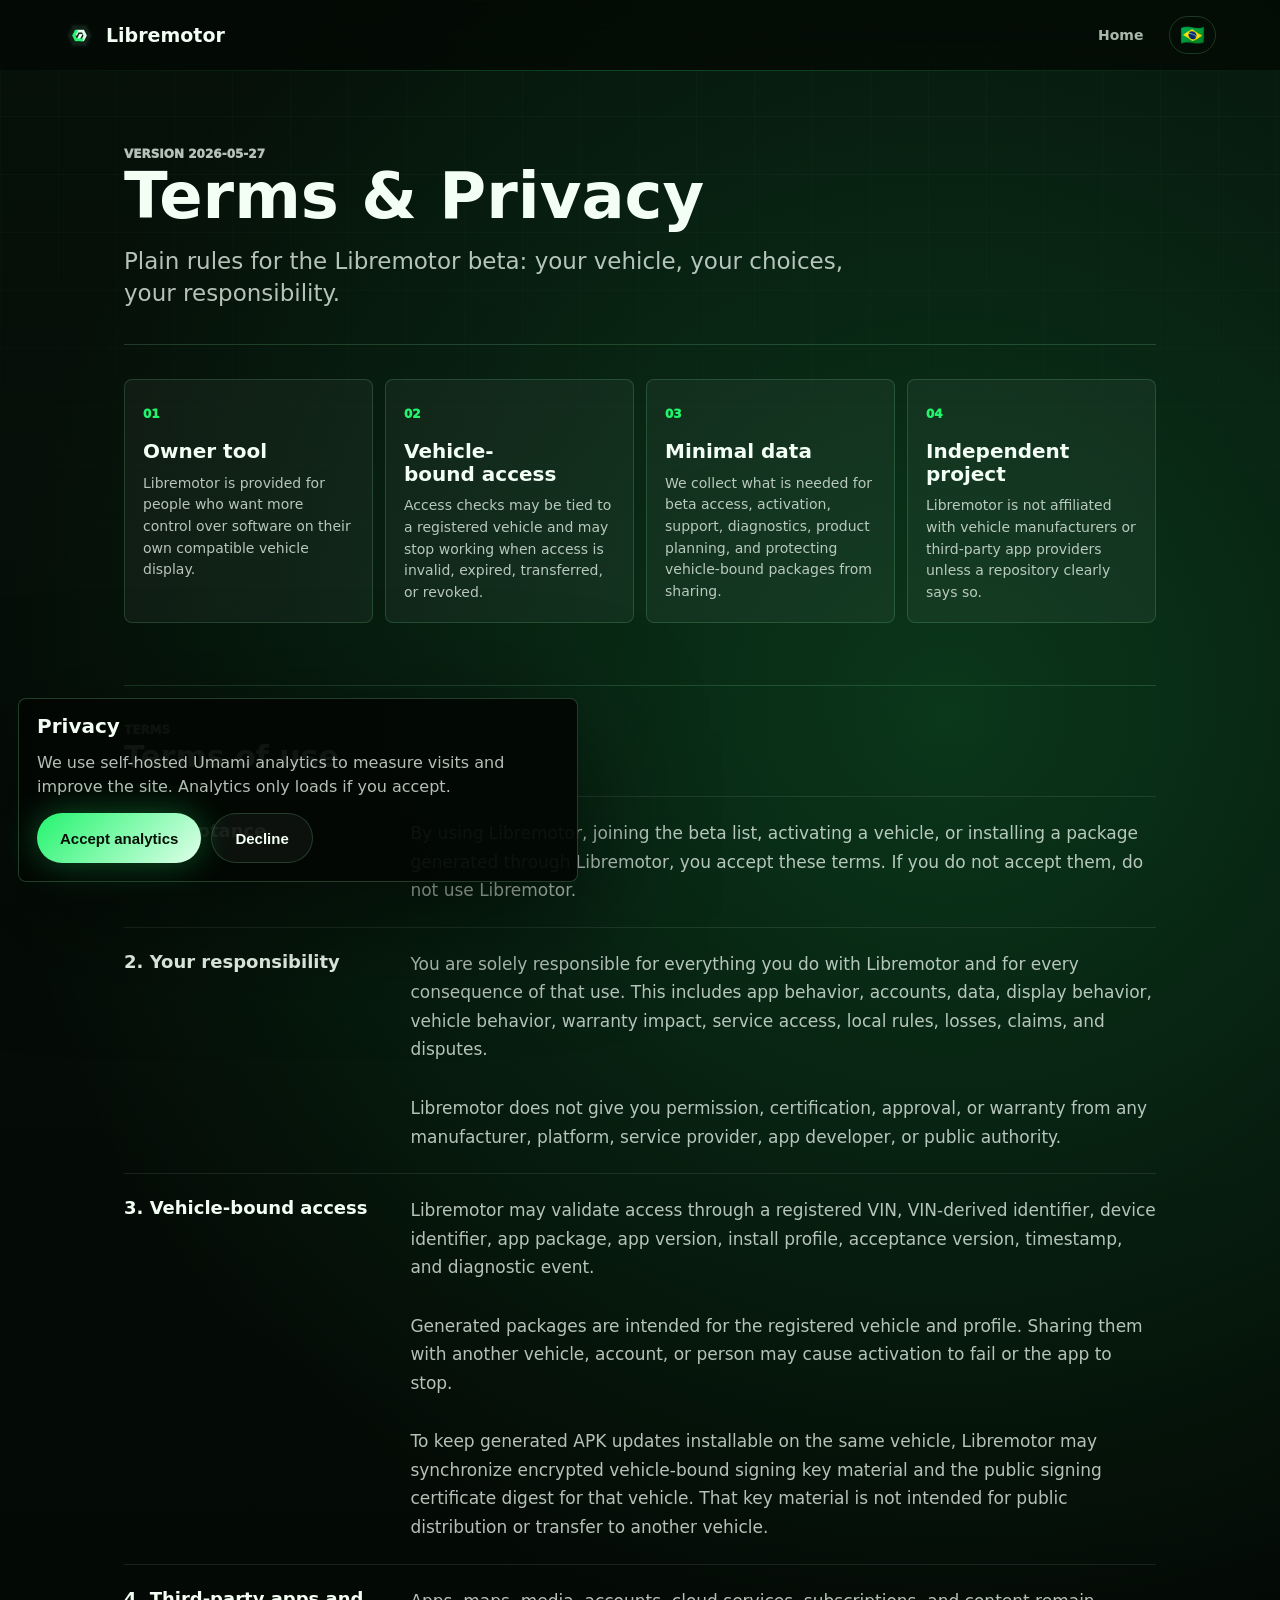
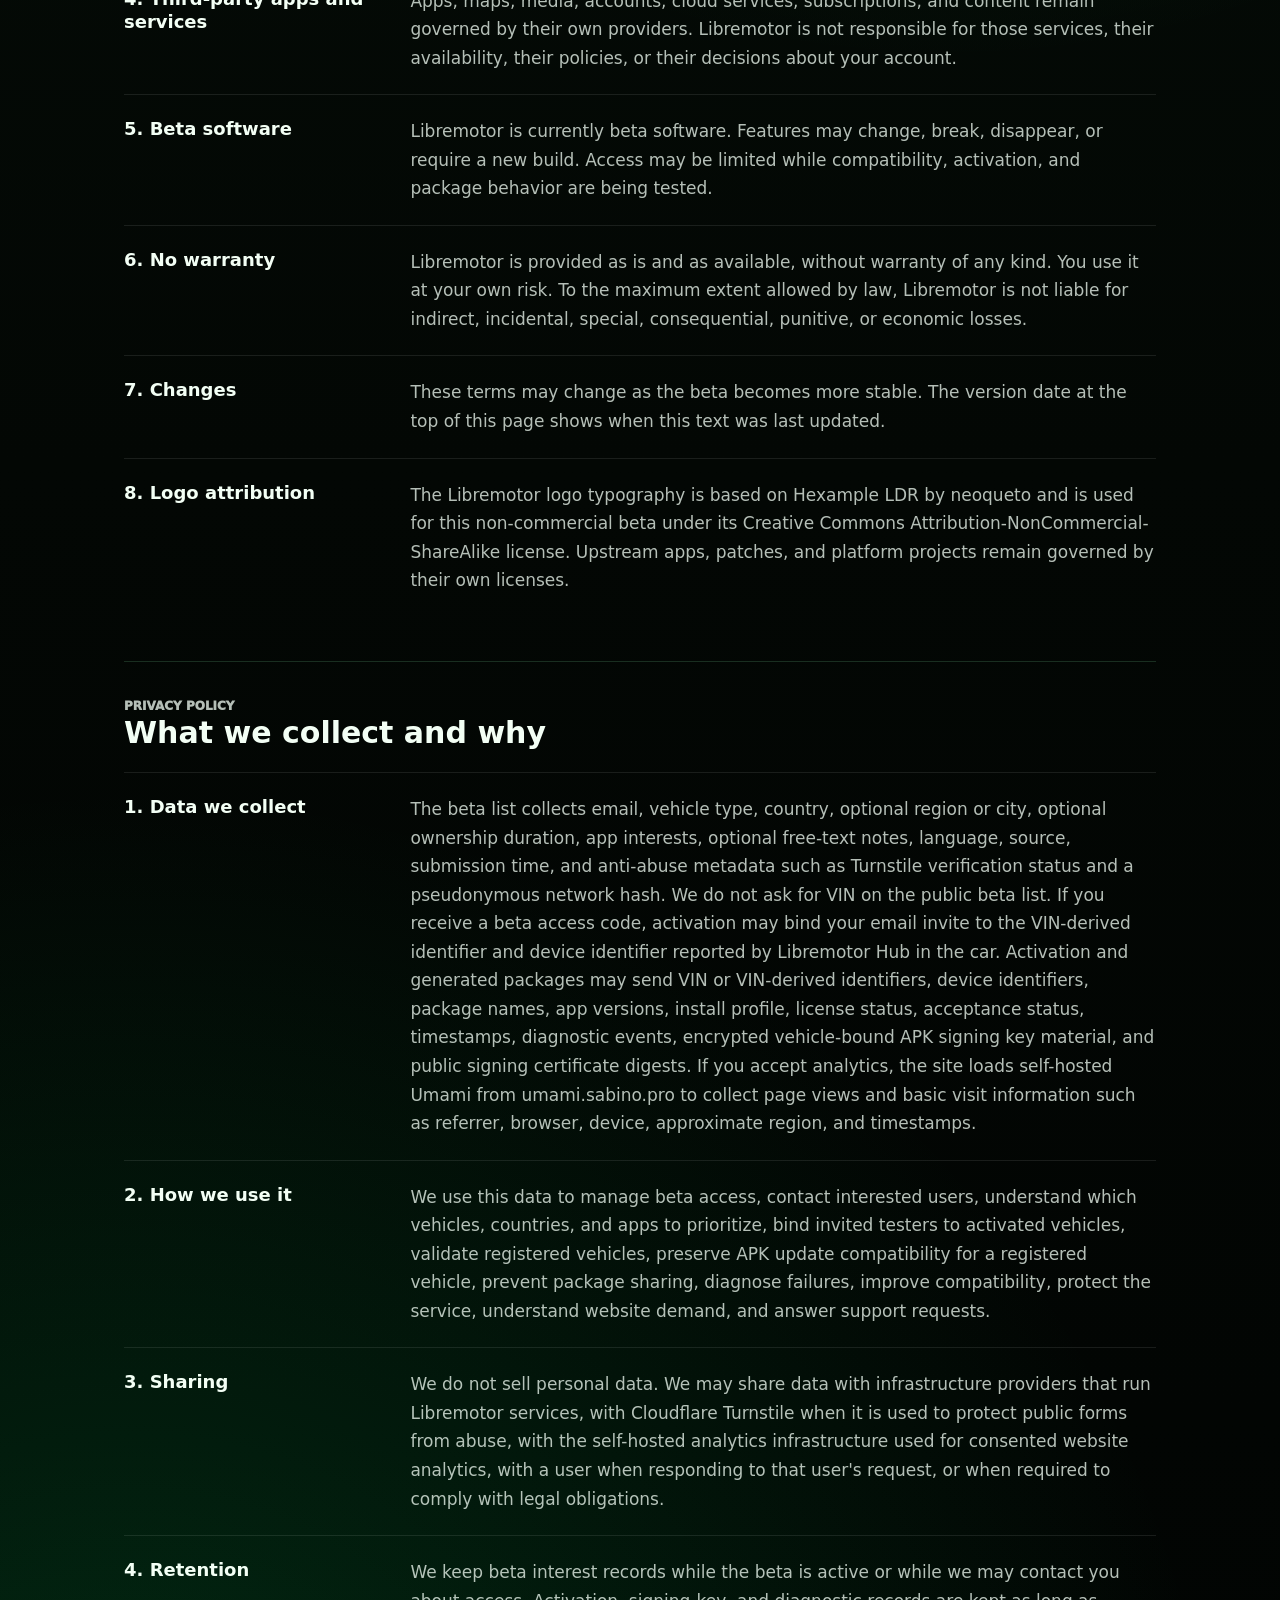
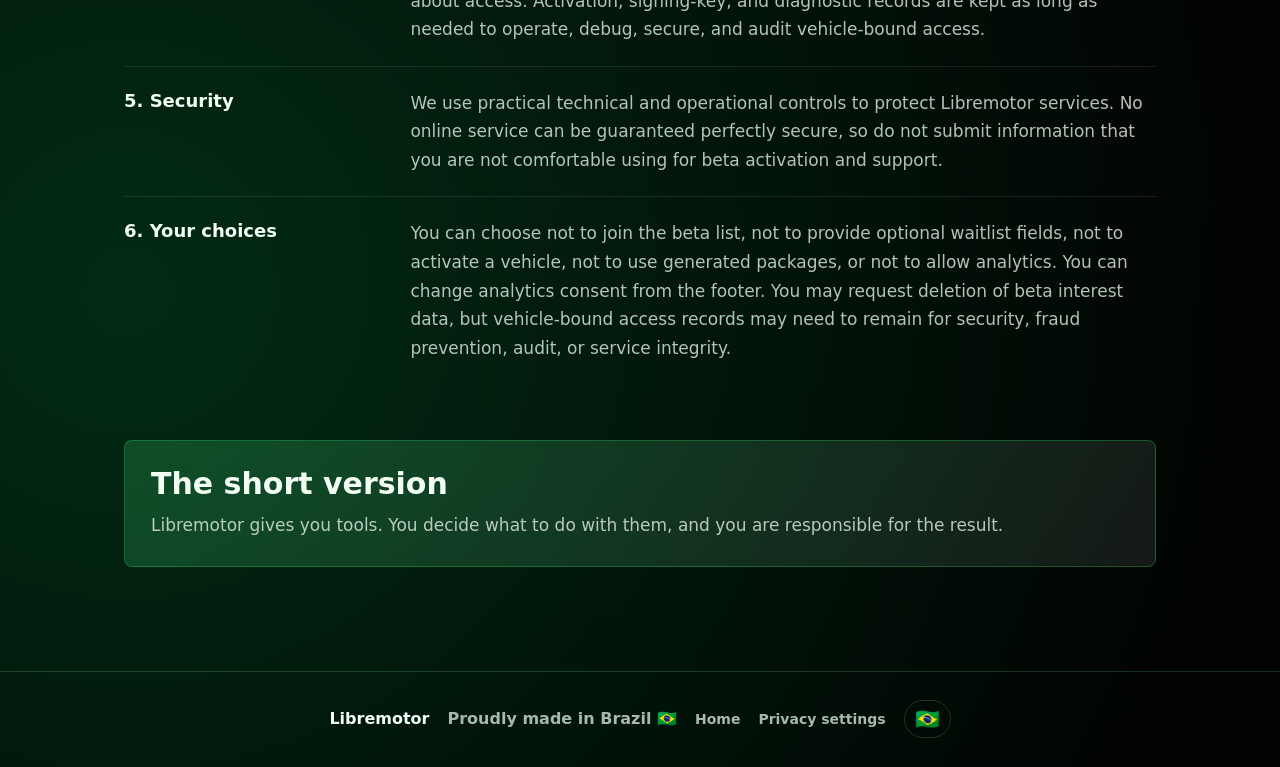
<file: terms/index.html>
<!doctype html>
<html lang="en">
  <head>
    <meta charset="utf-8">
    <meta name="viewport" content="width=device-width, initial-scale=1">
    <meta
      name="description"
      content="Libremotor terms of use and privacy policy for beta access, vehicle activation, waitlist data, and generated app packages."
    >
    <title>Libremotor Terms & Privacy</title>
    <link rel="icon" href="/favicon.svg" type="image/svg+xml">
    <link rel="alternate icon" href="/favicon.ico">
    <link rel="apple-touch-icon" href="/assets/apple-touch-icon.png">
    <link rel="manifest" href="/site.webmanifest">
    <link rel="stylesheet" href="/styles.css">
    <script src="/privacy.js" defer></script>
  </head>
  <body>
    <header class="topbar">
      <a class="brand" href="/" aria-label="Libremotor home">
        <span class="brand-mark" aria-hidden="true"></span>
        <span>Libremotor</span>
      </a>
      <nav aria-label="Legal navigation">
        <a href="/">Home</a>
        <a class="language-link" href="/terms/pt-BR/" aria-label="Português do Brasil" title="Português do Brasil">🇧🇷</a>
      </nav>
    </header>

    <main class="content document legal-page">
      <section class="document-hero">
        <p class="eyebrow">Version 2026-05-27</p>
        <h1>Terms & Privacy</h1>
        <p class="document-lead">
          Plain rules for the Libremotor beta: your vehicle, your choices, your responsibility.
        </p>
      </section>

      <section class="policy-grid" aria-label="At a glance">
        <article class="policy-card">
          <span>01</span>
          <h2>Owner tool</h2>
          <p>Libremotor is provided for people who want more control over software on their own compatible vehicle display.</p>
        </article>
        <article class="policy-card">
          <span>02</span>
          <h2>Vehicle-bound access</h2>
          <p>Access checks may be tied to a registered vehicle and may stop working when access is invalid, expired, transferred, or revoked.</p>
        </article>
        <article class="policy-card">
          <span>03</span>
          <h2>Minimal data</h2>
          <p>We collect what is needed for beta access, activation, support, diagnostics, product planning, and protecting vehicle-bound packages from sharing.</p>
        </article>
        <article class="policy-card">
          <span>04</span>
          <h2>Independent project</h2>
          <p>Libremotor is not affiliated with vehicle manufacturers or third-party app providers unless a repository clearly says so.</p>
        </article>
      </section>

      <section class="legal-section" aria-labelledby="terms-title">
        <p class="section-kicker">Terms</p>
        <h2 id="terms-title">Terms of use</h2>

        <div class="clause-list">
          <article class="clause" id="acceptance">
            <h3>1. Acceptance</h3>
            <p>
              By using Libremotor, joining the beta list, activating a vehicle, or installing a package generated through Libremotor, you accept these terms. If you do not accept them, do not use Libremotor.
            </p>
          </article>

          <article class="clause" id="responsibility">
            <h3>2. Your responsibility</h3>
            <p>
              You are solely responsible for everything you do with Libremotor and for every consequence of that use. This includes app behavior, accounts, data, display behavior, vehicle behavior, warranty impact, service access, local rules, losses, claims, and disputes.
            </p>
            <p>
              Libremotor does not give you permission, certification, approval, or warranty from any manufacturer, platform, service provider, app developer, or public authority.
            </p>
          </article>

          <article class="clause" id="vehicle-access">
            <h3>3. Vehicle-bound access</h3>
            <p>
              Libremotor may validate access through a registered VIN, VIN-derived identifier, device identifier, app package, app version, install profile, acceptance version, timestamp, and diagnostic event.
            </p>
            <p>
              Generated packages are intended for the registered vehicle and profile. Sharing them with another vehicle, account, or person may cause activation to fail or the app to stop.
            </p>
            <p>
              To keep generated APK updates installable on the same vehicle, Libremotor may synchronize encrypted vehicle-bound signing key material and the public signing certificate digest for that vehicle. That key material is not intended for public distribution or transfer to another vehicle.
            </p>
          </article>

          <article class="clause" id="third-party-apps">
            <h3>4. Third-party apps and services</h3>
            <p>
              Apps, maps, media, accounts, cloud services, subscriptions, and content remain governed by their own providers. Libremotor is not responsible for those services, their availability, their policies, or their decisions about your account.
            </p>
          </article>

          <article class="clause" id="beta">
            <h3>5. Beta software</h3>
            <p>
              Libremotor is currently beta software. Features may change, break, disappear, or require a new build. Access may be limited while compatibility, activation, and package behavior are being tested.
            </p>
          </article>

          <article class="clause" id="warranty">
            <h3>6. No warranty</h3>
            <p>
              Libremotor is provided as is and as available, without warranty of any kind. You use it at your own risk. To the maximum extent allowed by law, Libremotor is not liable for indirect, incidental, special, consequential, punitive, or economic losses.
            </p>
          </article>

          <article class="clause" id="changes">
            <h3>7. Changes</h3>
            <p>
              These terms may change as the beta becomes more stable. The version date at the top of this page shows when this text was last updated.
            </p>
          </article>

          <article class="clause" id="logo-attribution">
            <h3>8. Logo attribution</h3>
            <p>
              The Libremotor logo typography is based on Hexample LDR by neoqueto and is used for this non-commercial beta under its Creative Commons Attribution-NonCommercial-ShareAlike license. Upstream apps, patches, and platform projects remain governed by their own licenses.
            </p>
          </article>
        </div>
      </section>

      <section class="legal-section" aria-labelledby="privacy-title">
        <p class="section-kicker">Privacy policy</p>
        <h2 id="privacy-title">What we collect and why</h2>

        <div class="clause-list">
          <article class="clause" id="data-collected">
            <h3>1. Data we collect</h3>
            <p>
              The beta list collects email, vehicle type, country, optional region or city, optional ownership duration, app interests, optional free-text notes, language, source, submission time, and anti-abuse metadata such as Turnstile verification status and a pseudonymous network hash. We do not ask for VIN on the public beta list. If you receive a beta access code, activation may bind your email invite to the VIN-derived identifier and device identifier reported by Libremotor Hub in the car. Activation and generated packages may send VIN or VIN-derived identifiers, device identifiers, package names, app versions, install profile, license status, acceptance status, timestamps, diagnostic events, encrypted vehicle-bound APK signing key material, and public signing certificate digests. If you accept analytics, the site loads self-hosted Umami from umami.sabino.pro to collect page views and basic visit information such as referrer, browser, device, approximate region, and timestamps.
            </p>
          </article>

          <article class="clause" id="data-use">
            <h3>2. How we use it</h3>
            <p>
              We use this data to manage beta access, contact interested users, understand which vehicles, countries, and apps to prioritize, bind invited testers to activated vehicles, validate registered vehicles, preserve APK update compatibility for a registered vehicle, prevent package sharing, diagnose failures, improve compatibility, protect the service, understand website demand, and answer support requests.
            </p>
          </article>

          <article class="clause" id="data-sharing">
            <h3>3. Sharing</h3>
            <p>
              We do not sell personal data. We may share data with infrastructure providers that run Libremotor services, with Cloudflare Turnstile when it is used to protect public forms from abuse, with the self-hosted analytics infrastructure used for consented website analytics, with a user when responding to that user's request, or when required to comply with legal obligations.
            </p>
          </article>

          <article class="clause" id="retention">
            <h3>4. Retention</h3>
            <p>
              We keep beta interest records while the beta is active or while we may contact you about access. Activation, signing-key, and diagnostic records are kept as long as needed to operate, debug, secure, and audit vehicle-bound access.
            </p>
          </article>

          <article class="clause" id="security">
            <h3>5. Security</h3>
            <p>
              We use practical technical and operational controls to protect Libremotor services. No online service can be guaranteed perfectly secure, so do not submit information that you are not comfortable using for beta activation and support.
            </p>
          </article>

          <article class="clause" id="choices">
            <h3>6. Your choices</h3>
            <p>
              You can choose not to join the beta list, not to provide optional waitlist fields, not to activate a vehicle, not to use generated packages, or not to allow analytics. You can change analytics consent from the footer. You may request deletion of beta interest data, but vehicle-bound access records may need to remain for security, fraud prevention, audit, or service integrity.
            </p>
          </article>
        </div>
      </section>

      <section class="legal-callout">
        <h2>The short version</h2>
        <p>
          Libremotor gives you tools. You decide what to do with them, and you are responsible for the result.
        </p>
      </section>
    </main>

    <footer>
      <span>Libremotor</span>
      <span class="footer-made">Proudly made in Brazil 🇧🇷</span>
      <a href="/">Home</a>
      <button class="footer-link" type="button" data-privacy-settings>Privacy settings</button>
      <a class="language-link" href="/terms/pt-BR/" aria-label="Português do Brasil" title="Português do Brasil">🇧🇷</a>
    </footer>
  </body>
</html>
</file>
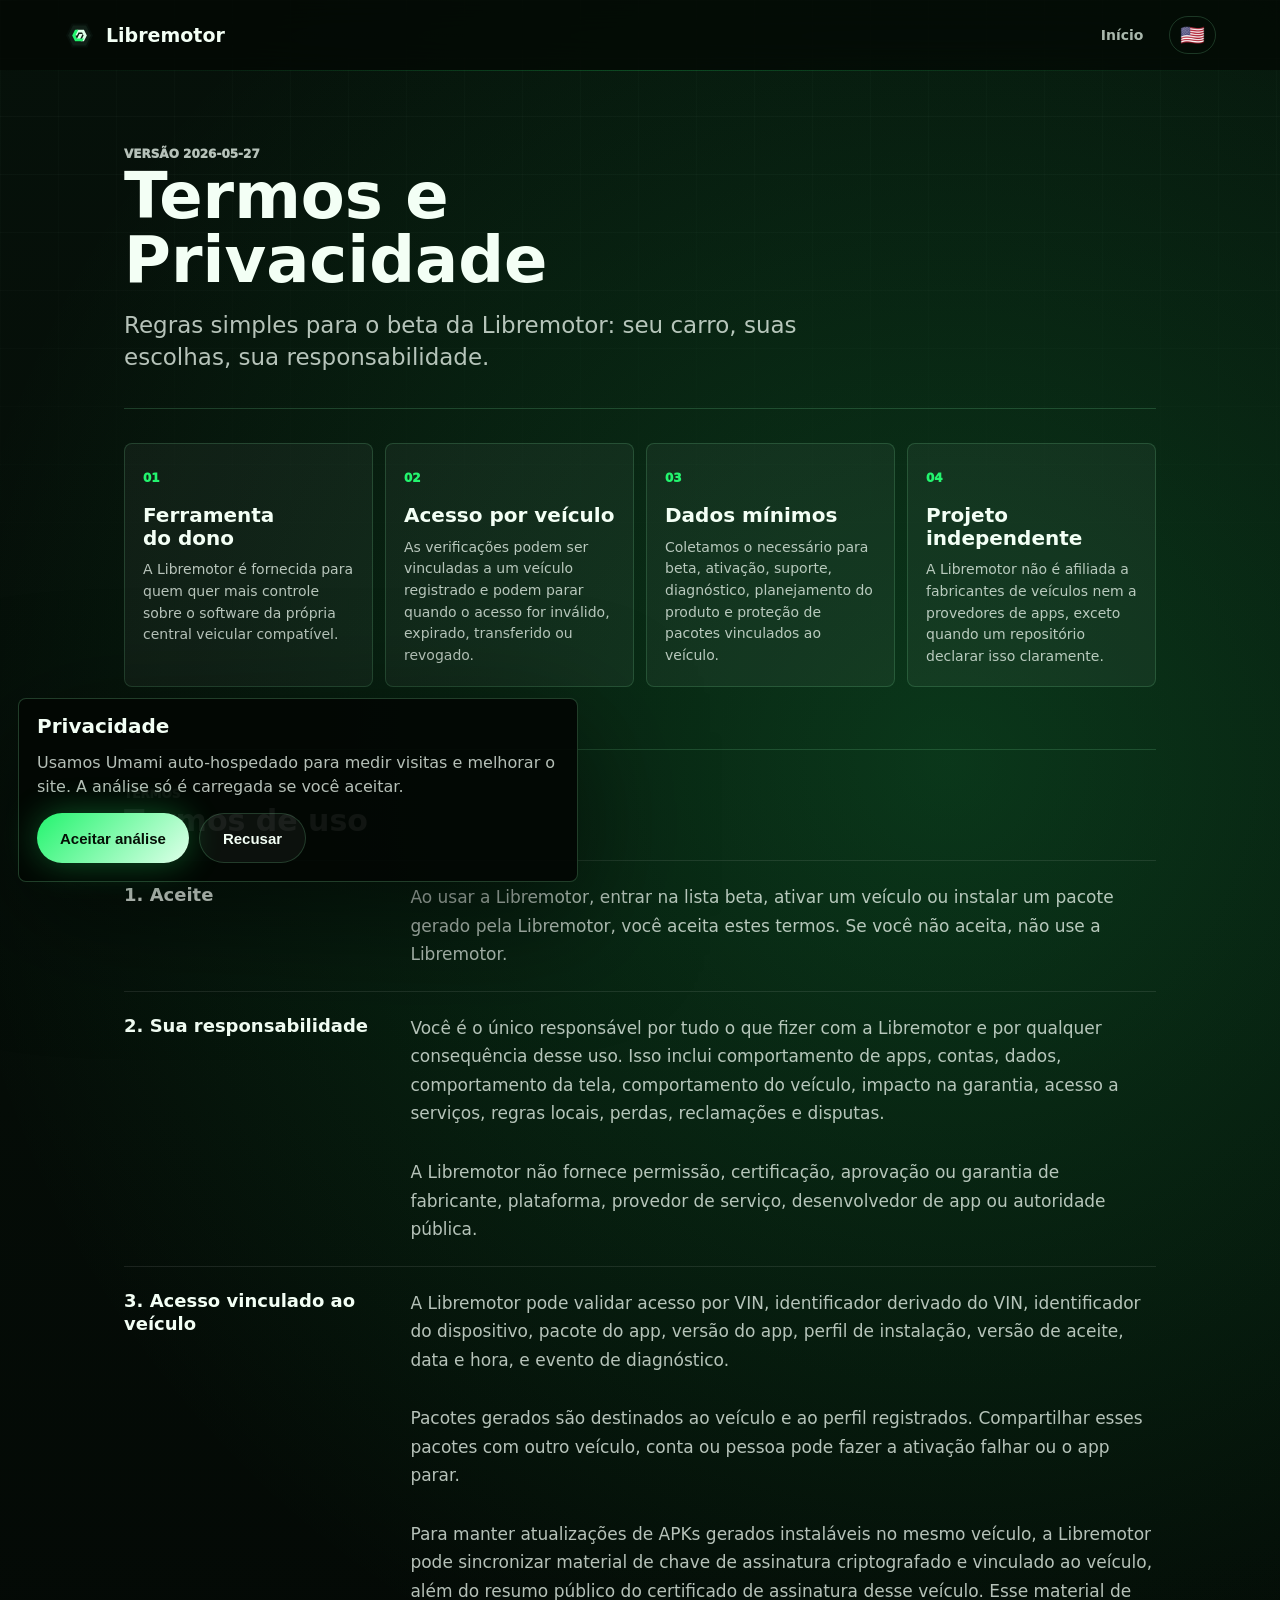
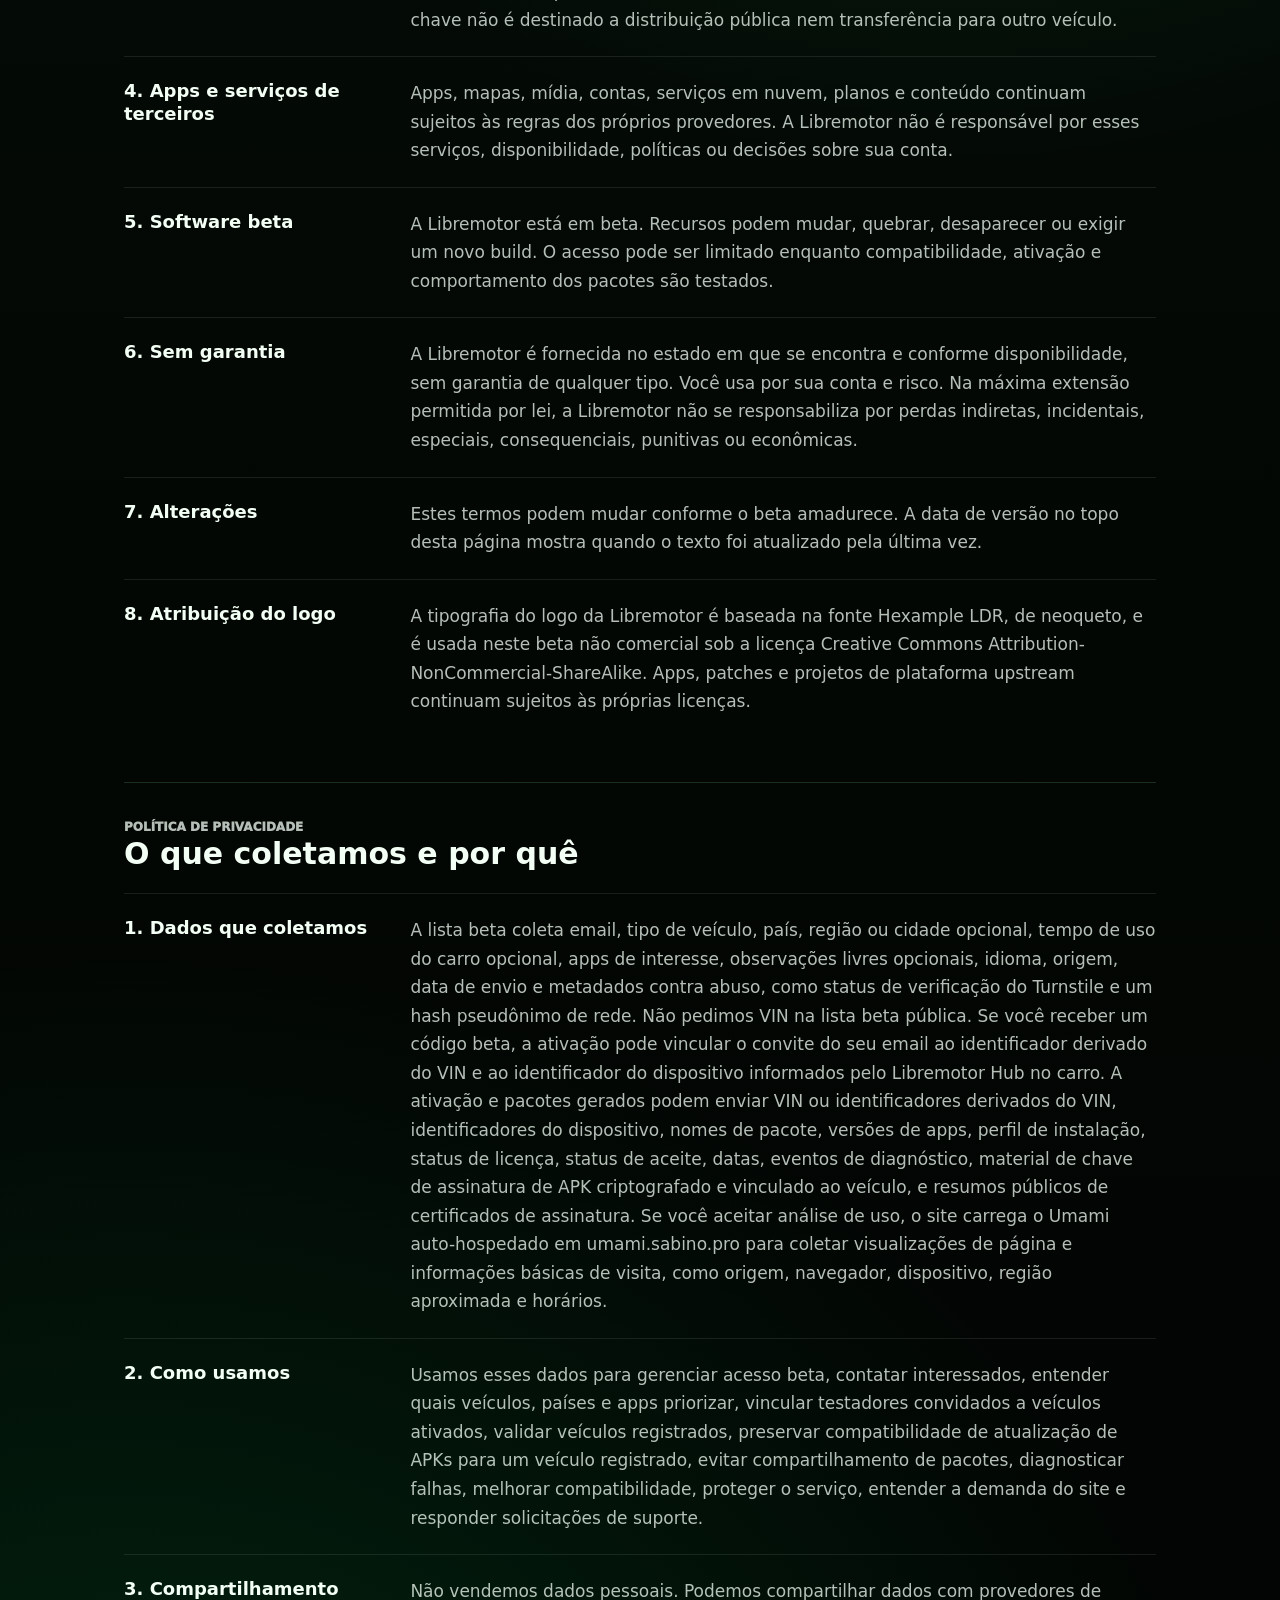
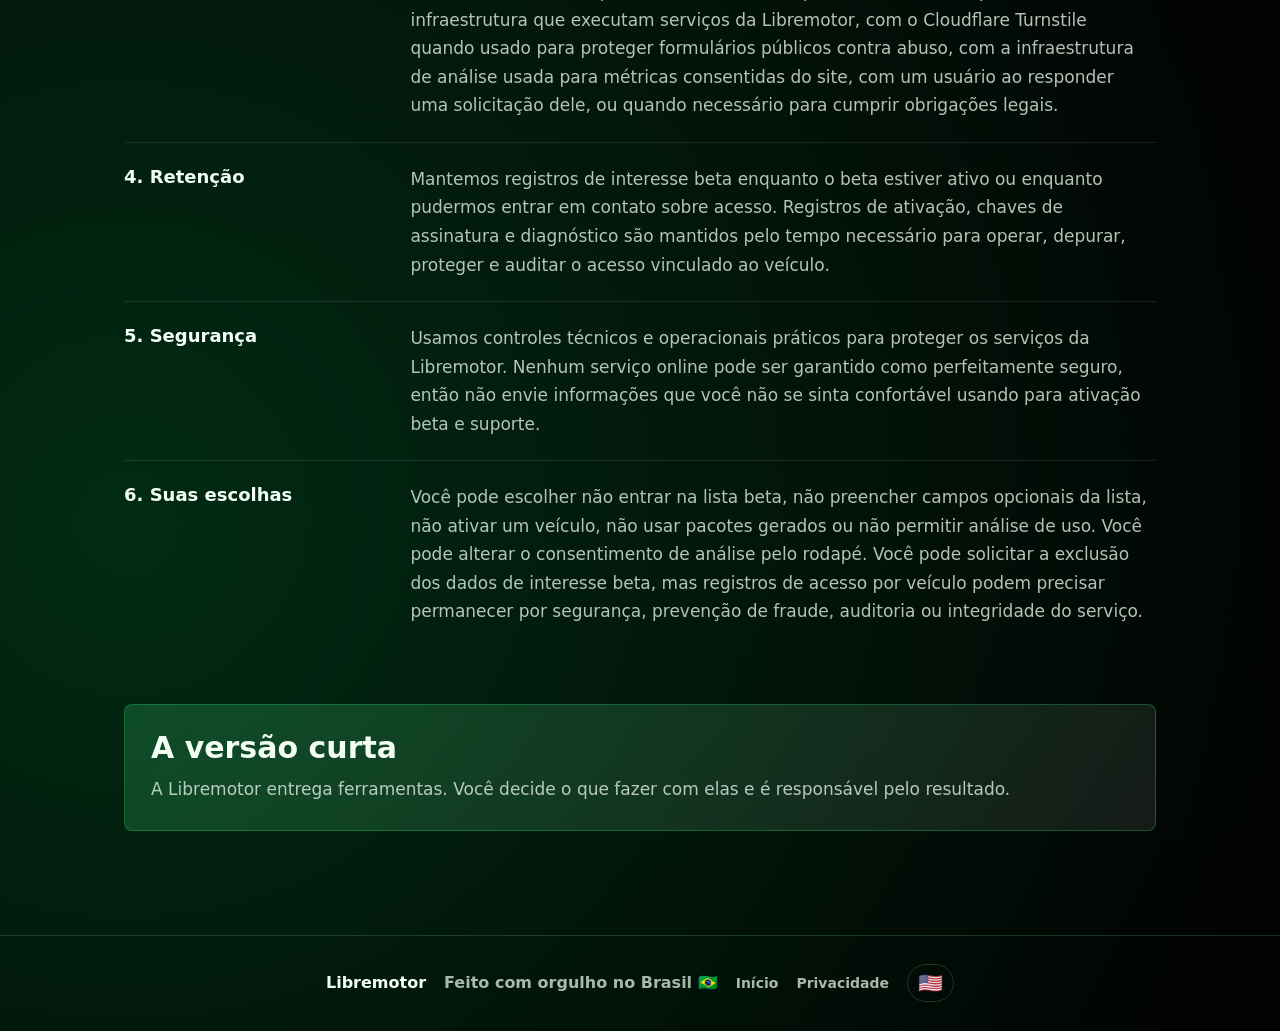
<file: terms/pt-BR/index.html>
<!doctype html>
<html lang="pt-BR">
  <head>
    <meta charset="utf-8">
    <meta name="viewport" content="width=device-width, initial-scale=1">
    <meta
      name="description"
      content="Termos de uso e política de privacidade da Libremotor para acesso beta, ativação por veículo, lista de interesse e APKs gerados."
    >
    <title>Termos e Privacidade da Libremotor</title>
    <link rel="icon" href="/favicon.svg" type="image/svg+xml">
    <link rel="alternate icon" href="/favicon.ico">
    <link rel="apple-touch-icon" href="/assets/apple-touch-icon.png">
    <link rel="manifest" href="/site.webmanifest">
    <link rel="stylesheet" href="/styles.css">
    <script src="/privacy.js" defer></script>
  </head>
  <body>
    <header class="topbar">
      <a class="brand" href="/pt-BR/" aria-label="Início Libremotor">
        <span class="brand-mark" aria-hidden="true"></span>
        <span>Libremotor</span>
      </a>
      <nav aria-label="Navegação legal">
        <a href="/pt-BR/">Início</a>
        <a class="language-link" href="/terms/" aria-label="English, United States" title="English, United States">🇺🇸</a>
      </nav>
    </header>

    <main class="content document legal-page">
      <section class="document-hero">
        <p class="eyebrow">Versão 2026-05-27</p>
        <h1>Termos e Privacidade</h1>
        <p class="document-lead">
          Regras simples para o beta da Libremotor: seu carro, suas escolhas, sua responsabilidade.
        </p>
      </section>

      <section class="policy-grid" aria-label="Resumo">
        <article class="policy-card">
          <span>01</span>
          <h2>Ferramenta do dono</h2>
          <p>A Libremotor é fornecida para quem quer mais controle sobre o software da própria central veicular compatível.</p>
        </article>
        <article class="policy-card">
          <span>02</span>
          <h2>Acesso por veículo</h2>
          <p>As verificações podem ser vinculadas a um veículo registrado e podem parar quando o acesso for inválido, expirado, transferido ou revogado.</p>
        </article>
        <article class="policy-card">
          <span>03</span>
          <h2>Dados mínimos</h2>
          <p>Coletamos o necessário para beta, ativação, suporte, diagnóstico, planejamento do produto e proteção de pacotes vinculados ao veículo.</p>
        </article>
        <article class="policy-card">
          <span>04</span>
          <h2>Projeto independente</h2>
          <p>A Libremotor não é afiliada a fabricantes de veículos nem a provedores de apps, exceto quando um repositório declarar isso claramente.</p>
        </article>
      </section>

      <section class="legal-section" aria-labelledby="terms-title">
        <p class="section-kicker">Termos</p>
        <h2 id="terms-title">Termos de uso</h2>

        <div class="clause-list">
          <article class="clause" id="aceite">
            <h3>1. Aceite</h3>
            <p>
              Ao usar a Libremotor, entrar na lista beta, ativar um veículo ou instalar um pacote gerado pela Libremotor, você aceita estes termos. Se você não aceita, não use a Libremotor.
            </p>
          </article>

          <article class="clause" id="responsabilidade">
            <h3>2. Sua responsabilidade</h3>
            <p>
              Você é o único responsável por tudo o que fizer com a Libremotor e por qualquer consequência desse uso. Isso inclui comportamento de apps, contas, dados, comportamento da tela, comportamento do veículo, impacto na garantia, acesso a serviços, regras locais, perdas, reclamações e disputas.
            </p>
            <p>
              A Libremotor não fornece permissão, certificação, aprovação ou garantia de fabricante, plataforma, provedor de serviço, desenvolvedor de app ou autoridade pública.
            </p>
          </article>

          <article class="clause" id="acesso-veiculo">
            <h3>3. Acesso vinculado ao veículo</h3>
            <p>
              A Libremotor pode validar acesso por VIN, identificador derivado do VIN, identificador do dispositivo, pacote do app, versão do app, perfil de instalação, versão de aceite, data e hora, e evento de diagnóstico.
            </p>
            <p>
              Pacotes gerados são destinados ao veículo e ao perfil registrados. Compartilhar esses pacotes com outro veículo, conta ou pessoa pode fazer a ativação falhar ou o app parar.
            </p>
            <p>
              Para manter atualizações de APKs gerados instaláveis no mesmo veículo, a Libremotor pode sincronizar material de chave de assinatura criptografado e vinculado ao veículo, além do resumo público do certificado de assinatura desse veículo. Esse material de chave não é destinado a distribuição pública nem transferência para outro veículo.
            </p>
          </article>

          <article class="clause" id="terceiros">
            <h3>4. Apps e serviços de terceiros</h3>
            <p>
              Apps, mapas, mídia, contas, serviços em nuvem, planos e conteúdo continuam sujeitos às regras dos próprios provedores. A Libremotor não é responsável por esses serviços, disponibilidade, políticas ou decisões sobre sua conta.
            </p>
          </article>

          <article class="clause" id="beta">
            <h3>5. Software beta</h3>
            <p>
              A Libremotor está em beta. Recursos podem mudar, quebrar, desaparecer ou exigir um novo build. O acesso pode ser limitado enquanto compatibilidade, ativação e comportamento dos pacotes são testados.
            </p>
          </article>

          <article class="clause" id="garantia">
            <h3>6. Sem garantia</h3>
            <p>
              A Libremotor é fornecida no estado em que se encontra e conforme disponibilidade, sem garantia de qualquer tipo. Você usa por sua conta e risco. Na máxima extensão permitida por lei, a Libremotor não se responsabiliza por perdas indiretas, incidentais, especiais, consequenciais, punitivas ou econômicas.
            </p>
          </article>

          <article class="clause" id="alteracoes">
            <h3>7. Alterações</h3>
            <p>
              Estes termos podem mudar conforme o beta amadurece. A data de versão no topo desta página mostra quando o texto foi atualizado pela última vez.
            </p>
          </article>

          <article class="clause" id="atribuicao-logo">
            <h3>8. Atribuição do logo</h3>
            <p>
              A tipografia do logo da Libremotor é baseada na fonte Hexample LDR, de neoqueto, e é usada neste beta não comercial sob a licença Creative Commons Attribution-NonCommercial-ShareAlike. Apps, patches e projetos de plataforma upstream continuam sujeitos às próprias licenças.
            </p>
          </article>
        </div>
      </section>

      <section class="legal-section" aria-labelledby="privacy-title">
        <p class="section-kicker">Política de privacidade</p>
        <h2 id="privacy-title">O que coletamos e por quê</h2>

        <div class="clause-list">
          <article class="clause" id="dados-coletados">
            <h3>1. Dados que coletamos</h3>
            <p>
              A lista beta coleta email, tipo de veículo, país, região ou cidade opcional, tempo de uso do carro opcional, apps de interesse, observações livres opcionais, idioma, origem, data de envio e metadados contra abuso, como status de verificação do Turnstile e um hash pseudônimo de rede. Não pedimos VIN na lista beta pública. Se você receber um código beta, a ativação pode vincular o convite do seu email ao identificador derivado do VIN e ao identificador do dispositivo informados pelo Libremotor Hub no carro. A ativação e pacotes gerados podem enviar VIN ou identificadores derivados do VIN, identificadores do dispositivo, nomes de pacote, versões de apps, perfil de instalação, status de licença, status de aceite, datas, eventos de diagnóstico, material de chave de assinatura de APK criptografado e vinculado ao veículo, e resumos públicos de certificados de assinatura. Se você aceitar análise de uso, o site carrega o Umami auto-hospedado em umami.sabino.pro para coletar visualizações de página e informações básicas de visita, como origem, navegador, dispositivo, região aproximada e horários.
            </p>
          </article>

          <article class="clause" id="uso-dados">
            <h3>2. Como usamos</h3>
            <p>
              Usamos esses dados para gerenciar acesso beta, contatar interessados, entender quais veículos, países e apps priorizar, vincular testadores convidados a veículos ativados, validar veículos registrados, preservar compatibilidade de atualização de APKs para um veículo registrado, evitar compartilhamento de pacotes, diagnosticar falhas, melhorar compatibilidade, proteger o serviço, entender a demanda do site e responder solicitações de suporte.
            </p>
          </article>

          <article class="clause" id="compartilhamento">
            <h3>3. Compartilhamento</h3>
            <p>
              Não vendemos dados pessoais. Podemos compartilhar dados com provedores de infraestrutura que executam serviços da Libremotor, com o Cloudflare Turnstile quando usado para proteger formulários públicos contra abuso, com a infraestrutura de análise usada para métricas consentidas do site, com um usuário ao responder uma solicitação dele, ou quando necessário para cumprir obrigações legais.
            </p>
          </article>

          <article class="clause" id="retencao">
            <h3>4. Retenção</h3>
            <p>
              Mantemos registros de interesse beta enquanto o beta estiver ativo ou enquanto pudermos entrar em contato sobre acesso. Registros de ativação, chaves de assinatura e diagnóstico são mantidos pelo tempo necessário para operar, depurar, proteger e auditar o acesso vinculado ao veículo.
            </p>
          </article>

          <article class="clause" id="seguranca">
            <h3>5. Segurança</h3>
            <p>
              Usamos controles técnicos e operacionais práticos para proteger os serviços da Libremotor. Nenhum serviço online pode ser garantido como perfeitamente seguro, então não envie informações que você não se sinta confortável usando para ativação beta e suporte.
            </p>
          </article>

          <article class="clause" id="escolhas">
            <h3>6. Suas escolhas</h3>
            <p>
              Você pode escolher não entrar na lista beta, não preencher campos opcionais da lista, não ativar um veículo, não usar pacotes gerados ou não permitir análise de uso. Você pode alterar o consentimento de análise pelo rodapé. Você pode solicitar a exclusão dos dados de interesse beta, mas registros de acesso por veículo podem precisar permanecer por segurança, prevenção de fraude, auditoria ou integridade do serviço.
            </p>
          </article>
        </div>
      </section>

      <section class="legal-callout">
        <h2>A versão curta</h2>
        <p>
          A Libremotor entrega ferramentas. Você decide o que fazer com elas e é responsável pelo resultado.
        </p>
      </section>
    </main>

    <footer>
      <span>Libremotor</span>
      <span class="footer-made">Feito com orgulho no Brasil 🇧🇷</span>
      <a href="/pt-BR/">Início</a>
      <button class="footer-link" type="button" data-privacy-settings>Privacidade</button>
      <a class="language-link" href="/terms/" aria-label="English, United States" title="English, United States">🇺🇸</a>
    </footer>
  </body>
</html>
</file>
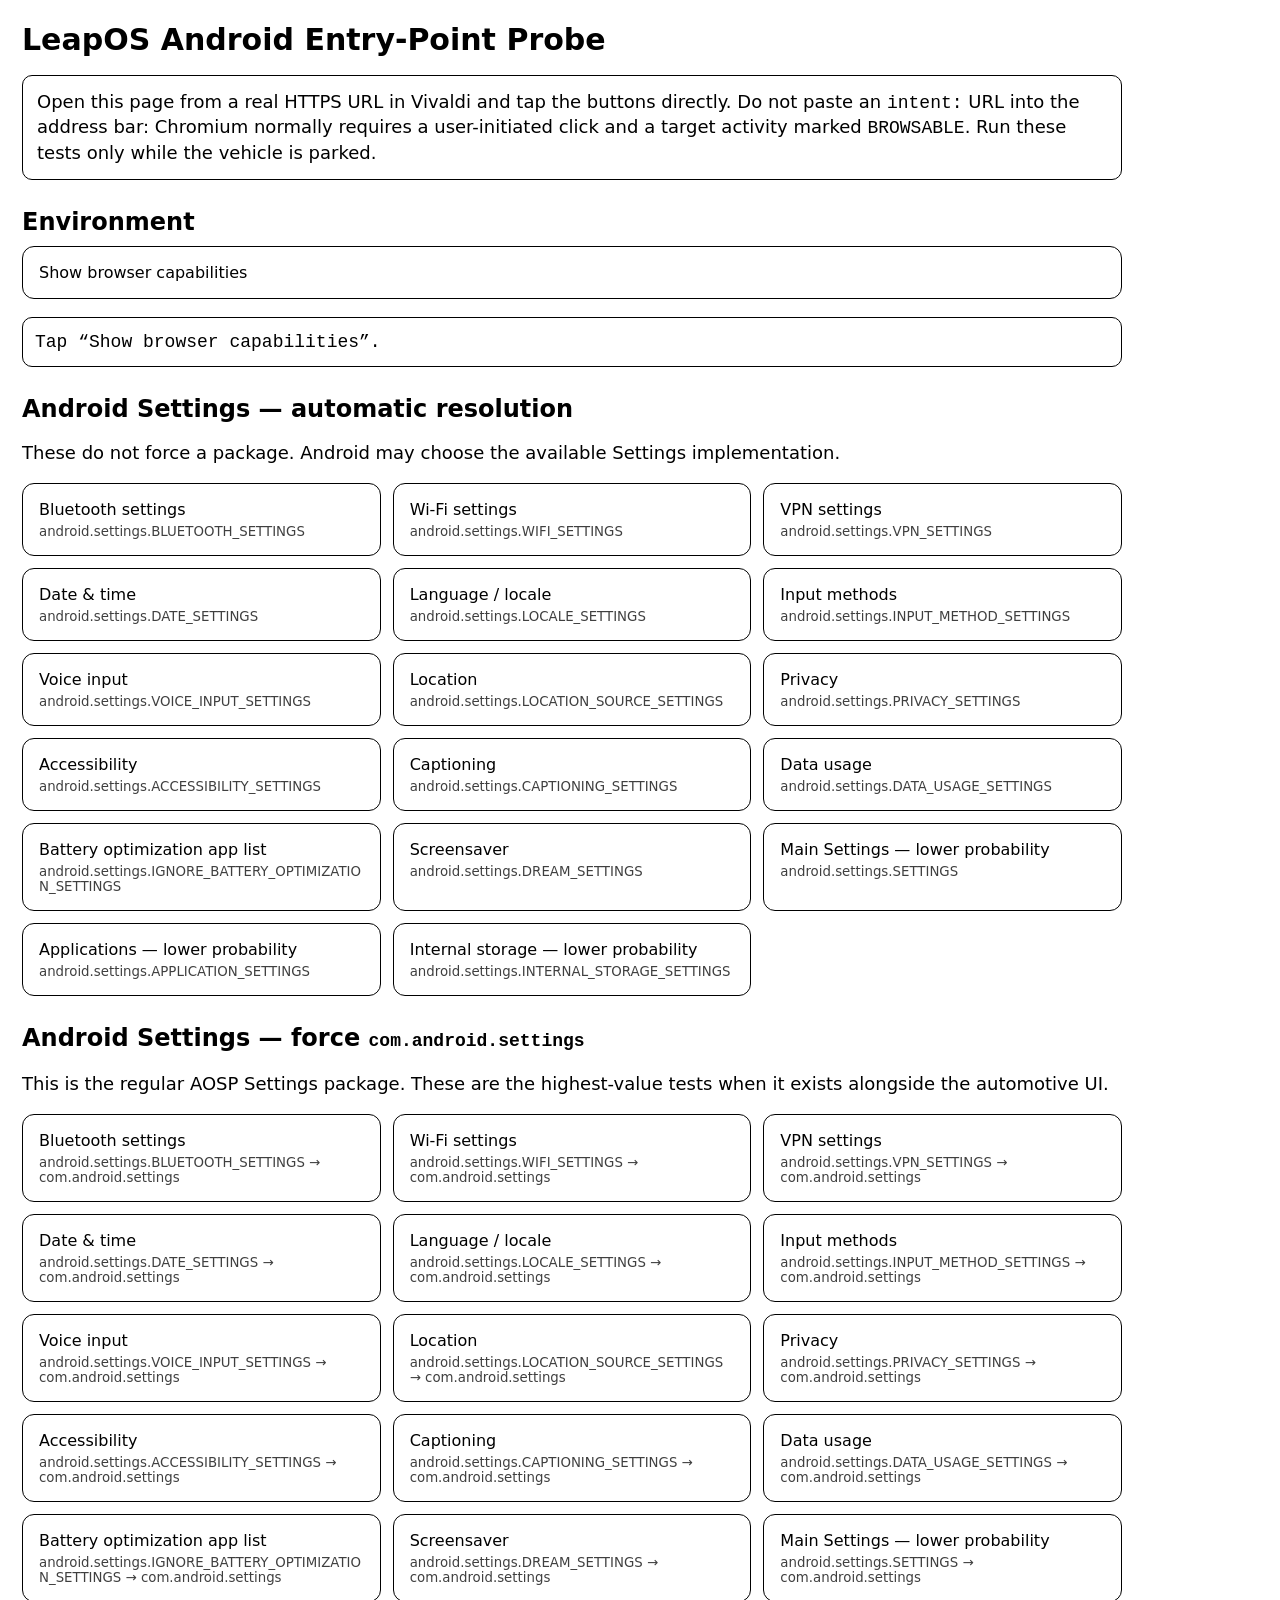
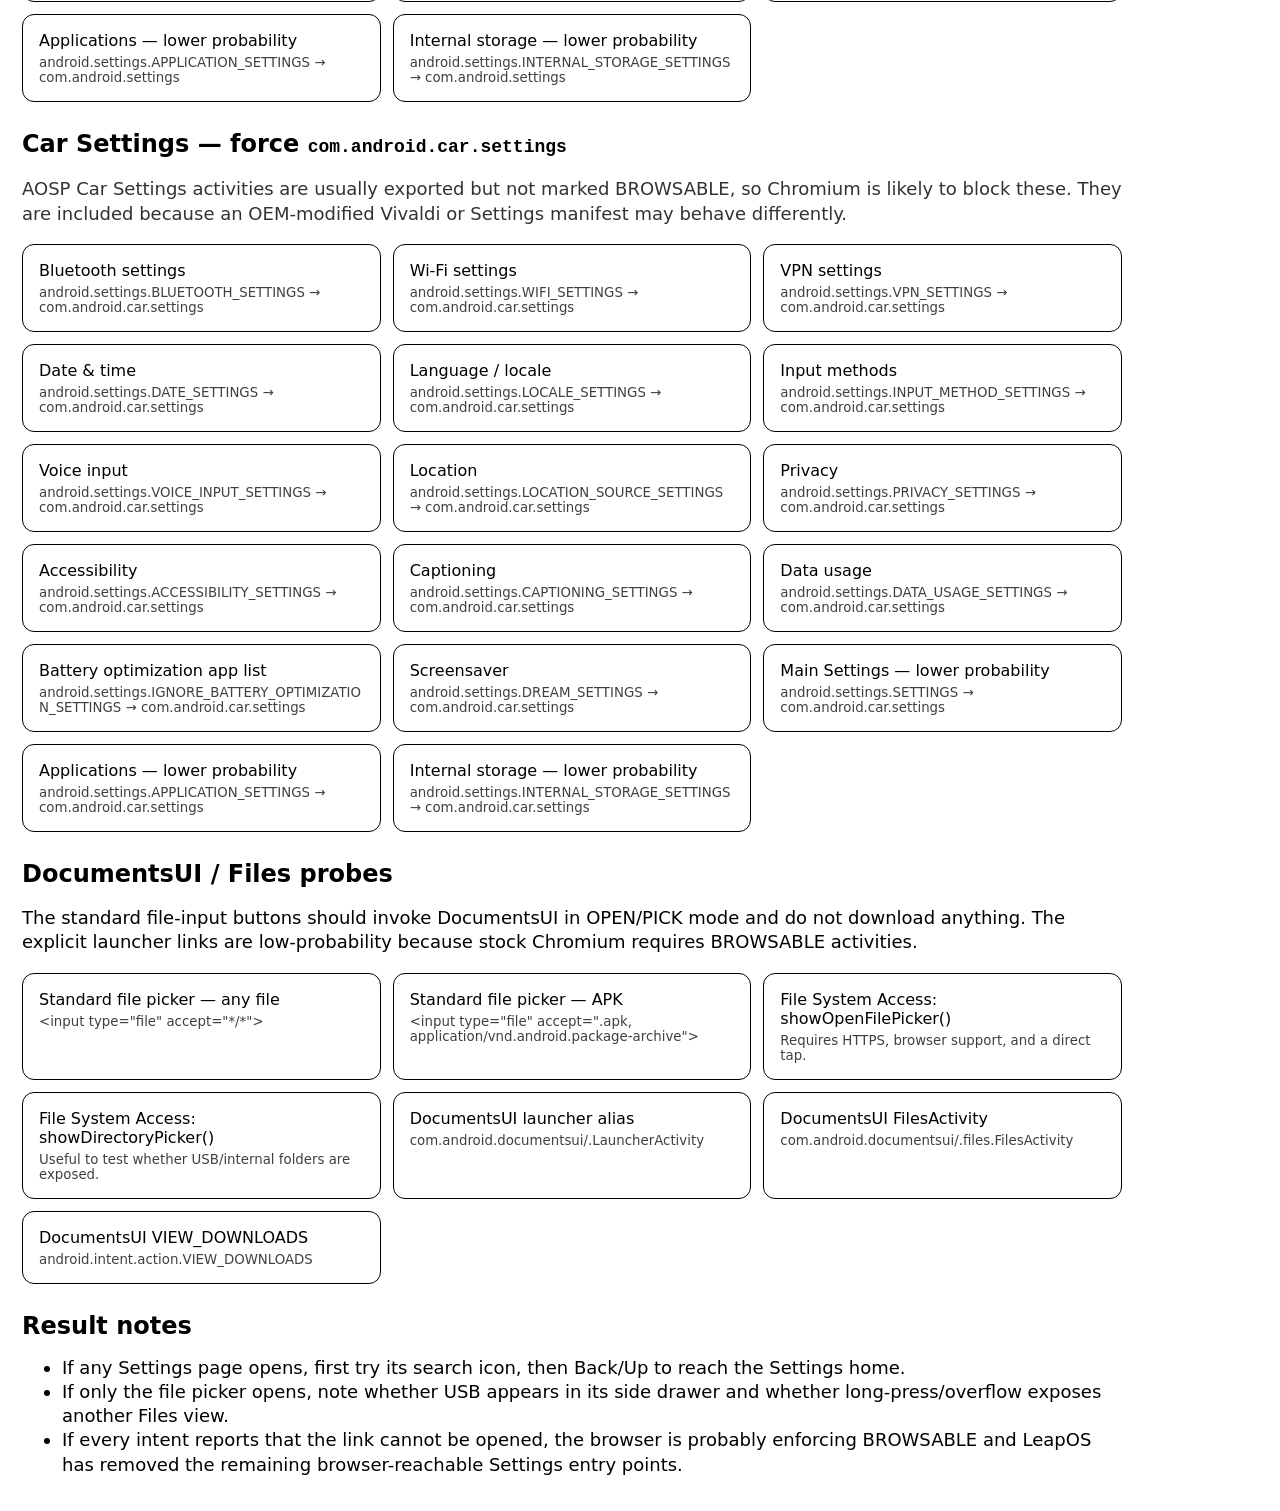
<file: c10-rescue-20260706/leapos_android_entry_probe.html>
<!doctype html>
<html lang="en">
<head>
  <meta charset="utf-8">
  <meta name="viewport" content="width=device-width, initial-scale=1, maximum-scale=1">
  <title>LeapOS Android Entry-Point Probe</title>
  <style>
    :root { font-family: system-ui, sans-serif; color-scheme: dark light; }
    body { margin: 0; padding: 22px; max-width: 1100px; }
    h1 { font-size: 30px; margin: 0 0 10px; }
    h2 { font-size: 24px; margin: 28px 0 10px; }
    p, li, code, pre { font-size: 18px; line-height: 1.35; }
    .note { padding: 14px; border: 1px solid currentColor; border-radius: 10px; }
    .grid { display: grid; grid-template-columns: repeat(auto-fit, minmax(280px, 1fr)); gap: 12px; }
    a.button, button, label.button {
      display: block; box-sizing: border-box; width: 100%;
      padding: 16px; border: 1px solid currentColor; border-radius: 12px;
      text-decoration: none; background: transparent; color: inherit;
      font: inherit; text-align: left; cursor: pointer;
    }
    a.button:active, button:active, label.button:active { transform: scale(.99); }
    small { display: block; opacity: .75; margin-top: 5px; overflow-wrap: anywhere; }
    input[type=file] { position: absolute; left: -10000px; }
    pre { white-space: pre-wrap; overflow-wrap: anywhere; padding: 12px; border: 1px solid currentColor; border-radius: 10px; }
    .danger { opacity: .8; }
  </style>
</head>
<body>
  <h1>LeapOS Android Entry-Point Probe</h1>

  <p class="note">
    Open this page from a real HTTPS URL in Vivaldi and tap the buttons directly.
    Do not paste an <code>intent:</code> URL into the address bar: Chromium normally requires
    a user-initiated click and a target activity marked <code>BROWSABLE</code>.
    Run these tests only while the vehicle is parked.
  </p>

  <h2>Environment</h2>
  <button type="button" id="probe">Show browser capabilities</button>
  <pre id="log">Tap “Show browser capabilities”.</pre>

  <h2>Android Settings — automatic resolution</h2>
  <p>These do not force a package. Android may choose the available Settings implementation.</p>
  <div class="grid" id="auto-actions"></div>

  <h2>Android Settings — force <code>com.android.settings</code></h2>
  <p>This is the regular AOSP Settings package. These are the highest-value tests when it exists alongside the automotive UI.</p>
  <div class="grid" id="phone-actions"></div>

  <h2>Car Settings — force <code>com.android.car.settings</code></h2>
  <p class="danger">
    AOSP Car Settings activities are usually exported but not marked BROWSABLE, so Chromium is likely to block these.
    They are included because an OEM-modified Vivaldi or Settings manifest may behave differently.
  </p>
  <div class="grid" id="car-actions"></div>

  <h2>DocumentsUI / Files probes</h2>
  <p>
    The standard file-input buttons should invoke DocumentsUI in OPEN/PICK mode and do not download anything.
    The explicit launcher links are low-probability because stock Chromium requires BROWSABLE activities.
  </p>
  <div class="grid">
    <label class="button">
      Standard file picker — any file
      <small>&lt;input type="file" accept="*/*"&gt;</small>
      <input id="pick-any" type="file" accept="*/*">
    </label>

    <label class="button">
      Standard file picker — APK
      <small>&lt;input type="file" accept=".apk, application/vnd.android.package-archive"&gt;</small>
      <input id="pick-apk" type="file" accept=".apk,application/vnd.android.package-archive">
    </label>

    <button type="button" id="open-fsa">
      File System Access: showOpenFilePicker()
      <small>Requires HTTPS, browser support, and a direct tap.</small>
    </button>

    <button type="button" id="open-dir">
      File System Access: showDirectoryPicker()
      <small>Useful to test whether USB/internal folders are exposed.</small>
    </button>

    <a class="button"
       href="intent:#Intent;action=android.intent.action.MAIN;category=android.intent.category.LAUNCHER;component=com.android.documentsui/.LauncherActivity;end">
      DocumentsUI launcher alias
      <small>com.android.documentsui/.LauncherActivity</small>
    </a>

    <a class="button"
       href="intent:#Intent;action=android.intent.action.MAIN;component=com.android.documentsui/.files.FilesActivity;end">
      DocumentsUI FilesActivity
      <small>com.android.documentsui/.files.FilesActivity</small>
    </a>

    <a class="button"
       href="intent:#Intent;action=android.intent.action.VIEW_DOWNLOADS;package=com.android.documentsui;end">
      DocumentsUI VIEW_DOWNLOADS
      <small>android.intent.action.VIEW_DOWNLOADS</small>
    </a>
  </div>

  <h2>Result notes</h2>
  <ul>
    <li>If any Settings page opens, first try its search icon, then Back/Up to reach the Settings home.</li>
    <li>If only the file picker opens, note whether USB appears in its side drawer and whether long-press/overflow exposes another Files view.</li>
    <li>If every intent reports that the link cannot be opened, the browser is probably enforcing BROWSABLE and LeapOS has removed the remaining browser-reachable Settings entry points.</li>
  </ul>

<script>
const actions = [
  ["Bluetooth settings", "android.settings.BLUETOOTH_SETTINGS"],
  ["Wi-Fi settings", "android.settings.WIFI_SETTINGS"],
  ["VPN settings", "android.settings.VPN_SETTINGS"],
  ["Date & time", "android.settings.DATE_SETTINGS"],
  ["Language / locale", "android.settings.LOCALE_SETTINGS"],
  ["Input methods", "android.settings.INPUT_METHOD_SETTINGS"],
  ["Voice input", "android.settings.VOICE_INPUT_SETTINGS"],
  ["Location", "android.settings.LOCATION_SOURCE_SETTINGS"],
  ["Privacy", "android.settings.PRIVACY_SETTINGS"],
  ["Accessibility", "android.settings.ACCESSIBILITY_SETTINGS"],
  ["Captioning", "android.settings.CAPTIONING_SETTINGS"],
  ["Data usage", "android.settings.DATA_USAGE_SETTINGS"],
  ["Battery optimization app list", "android.settings.IGNORE_BATTERY_OPTIMIZATION_SETTINGS"],
  ["Screensaver", "android.settings.DREAM_SETTINGS"],
  ["Main Settings — lower probability", "android.settings.SETTINGS"],
  ["Applications — lower probability", "android.settings.APPLICATION_SETTINGS"],
  ["Internal storage — lower probability", "android.settings.INTERNAL_STORAGE_SETTINGS"]
];

function intentHref(action, packageName) {
  let parts = [
    "intent:#Intent",
    "action=" + action,
    "category=android.intent.category.BROWSABLE"
  ];
  if (packageName) parts.push("package=" + packageName);
  parts.push("end");
  return parts.join(";");
}

function fill(containerId, packageName) {
  const root = document.getElementById(containerId);
  for (const [label, action] of actions) {
    const a = document.createElement("a");
    a.className = "button";
    a.href = intentHref(action, packageName);
    a.textContent = label;
    const small = document.createElement("small");
    small.textContent = action + (packageName ? " → " + packageName : "");
    a.appendChild(small);
    root.appendChild(a);
  }
}

fill("auto-actions", "");
fill("phone-actions", "com.android.settings");
fill("car-actions", "com.android.car.settings");

const log = document.getElementById("log");
function write(message) {
  log.textContent += "\n" + message;
}

document.getElementById("probe").addEventListener("click", () => {
  log.textContent = [
    "isSecureContext: " + window.isSecureContext,
    "showOpenFilePicker: " + ("showOpenFilePicker" in window),
    "showDirectoryPicker: " + ("showDirectoryPicker" in window),
    "showSaveFilePicker: " + ("showSaveFilePicker" in window),
    "navigator.share: " + ("share" in navigator),
    "userAgent: " + navigator.userAgent
  ].join("\n");
});

document.getElementById("pick-any").addEventListener("change", (event) => {
  const f = event.target.files && event.target.files[0];
  write(f ? `Picked: ${f.name} (${f.type || "unknown MIME"}, ${f.size} bytes)` : "No file selected.");
});

document.getElementById("pick-apk").addEventListener("change", (event) => {
  const f = event.target.files && event.target.files[0];
  write(f ? `Picked APK candidate: ${f.name} (${f.type || "unknown MIME"}, ${f.size} bytes)` : "No APK selected.");
});

document.getElementById("open-fsa").addEventListener("click", async () => {
  try {
    if (!window.showOpenFilePicker) throw new Error("showOpenFilePicker is unavailable.");
    const [handle] = await window.showOpenFilePicker({
      multiple: false,
      types: [{
        description: "APK or any file",
        accept: {
          "application/vnd.android.package-archive": [".apk"],
          "application/octet-stream": [".apk", ".bin", ".zip"],
          "*/*": []
        }
      }]
    });
    const f = await handle.getFile();
    write(`FSA file: ${f.name} (${f.type || "unknown MIME"}, ${f.size} bytes)`);
  } catch (e) {
    write(`showOpenFilePicker: ${e.name || "Error"} — ${e.message || e}`);
  }
});

document.getElementById("open-dir").addEventListener("click", async () => {
  try {
    if (!window.showDirectoryPicker) throw new Error("showDirectoryPicker is unavailable.");
    const dir = await window.showDirectoryPicker({mode: "read"});
    write(`Directory selected: ${dir.name}`);
    let count = 0;
    for await (const [name, handle] of dir.entries()) {
      write(`${handle.kind}: ${name}`);
      if (++count >= 50) {
        write("Stopped after 50 entries.");
        break;
      }
    }
  } catch (e) {
    write(`showDirectoryPicker: ${e.name || "Error"} — ${e.message || e}`);
  }
});
</script>
</body>
</html>
</file>
<file: styles.css>
:root {
  color-scheme: dark;
  --bg: #030704;
  --bg-soft: #07100B;
  --panel: rgba(8, 17, 11, 0.76);
  --panel-strong: rgba(10, 24, 15, 0.92);
  --line: rgba(141, 255, 178, 0.18);
  --text: #f3fff5;
  --muted: #a9b8ac;
  --dim: rgba(243, 255, 245, 0.13);
  --green: #23F46E;
  --green-deep: #00C958;
  --mint: #DFFFEA;
  --cyan: #39e8ff;
  --shadow: 0 34px 120px rgba(0, 0, 0, 0.55);
}

* {
  box-sizing: border-box;
}

html {
  scroll-behavior: smooth;
}

body {
  background:
    radial-gradient(circle at 74% 18%, rgba(35, 244, 110, 0.18), transparent 28%),
    radial-gradient(circle at 10% 88%, rgba(0, 201, 88, 0.2), transparent 30%),
    linear-gradient(180deg, #06110a 0%, #030704 52%, #010302 100%);
  color: var(--text);
  font-family: Inter, ui-sans-serif, system-ui, -apple-system, BlinkMacSystemFont, "Segoe UI", sans-serif;
  line-height: 1.5;
  margin: 0;
}

body::before {
  background:
    linear-gradient(rgba(223, 255, 234, 0.035) 1px, transparent 1px),
    linear-gradient(90deg, rgba(223, 255, 234, 0.025) 1px, transparent 1px);
  background-size: 58px 58px;
  content: "";
  inset: 0;
  mask-image: linear-gradient(to bottom, #000, transparent 74%);
  pointer-events: none;
  position: fixed;
}

body::after {
  background: linear-gradient(90deg, transparent, rgba(35, 244, 110, 0.24), transparent);
  content: "";
  height: 1px;
  left: 0;
  opacity: 0.9;
  position: fixed;
  right: 0;
  top: 70px;
  z-index: 30;
}

a {
  color: inherit;
}

.topbar {
  align-items: center;
  backdrop-filter: blur(22px);
  background: rgba(3, 7, 4, 0.72);
  display: flex;
  justify-content: space-between;
  min-height: 70px;
  padding: 0 clamp(18px, 5vw, 72px);
  position: sticky;
  top: 0;
  z-index: 20;
}

.brand,
nav,
footer,
.hero-actions,
.signal-row {
  align-items: center;
  display: flex;
}

.brand {
  font-size: 19px;
  font-weight: 850;
  gap: 11px;
  text-decoration: none;
}

.brand-mark {
  background: url("/assets/libremotor-icon.svg") center / contain no-repeat;
  display: inline-block;
  height: 31px;
  width: 31px;
}

.brand-mark.large {
  flex: 0 0 52px;
  height: 52px;
  width: 52px;
}

nav {
  gap: clamp(12px, 2vw, 28px);
}

nav a,
footer a {
  color: var(--muted);
  font-size: 14px;
  font-weight: 800;
  text-decoration: none;
}

nav a:hover,
footer a:hover {
  color: var(--text);
}

.footer-link {
  appearance: none;
  background: none;
  border: 0;
  color: var(--muted);
  cursor: pointer;
  font: inherit;
  font-size: 14px;
  font-weight: 800;
  padding: 0;
}

.footer-link:hover {
  color: var(--text);
}

.language-link {
  align-items: center;
  border: 1px solid rgba(141, 255, 178, 0.18);
  border-radius: 999px;
  display: inline-flex;
  font-size: 20px;
  height: 38px;
  justify-content: center;
  line-height: 1;
  min-width: 42px;
  padding: 0 10px;
  text-decoration: none;
}

.language-link:hover {
  background: rgba(35, 244, 110, 0.08);
  border-color: rgba(35, 244, 110, 0.38);
}

.hero {
  align-items: center;
  background:
    radial-gradient(circle at 54% 48%, rgba(35, 244, 110, 0.22), transparent 24%),
    linear-gradient(90deg, rgba(3, 7, 4, 0.96) 0%, rgba(3, 7, 4, 0.68) 38%, rgba(3, 7, 4, 0.46) 55%, rgba(3, 7, 4, 0.76) 100%);
  display: flex;
  min-height: calc(100vh - 70px);
  overflow: hidden;
  padding: 72px clamp(18px, 5vw, 72px) 56px;
  position: relative;
  isolation: isolate;
}

.hero::before {
  background-image:
    linear-gradient(180deg, rgba(3, 7, 4, 0.84) 0%, transparent 18%, transparent 82%, rgba(3, 7, 4, 0.9) 100%),
    linear-gradient(90deg, rgba(3, 7, 4, 0.12), rgba(3, 7, 4, 0.58) 68%, rgba(3, 7, 4, 0.98)),
    url("/assets/media/libremotor-cabin.jpg");
  background-position: center, center, center left;
  background-repeat: no-repeat;
  background-size: cover, cover, auto 108%;
  content: "";
  filter: saturate(1.04) contrast(1.05);
  inset: 0;
  mask-composite: intersect;
  mask-image:
    linear-gradient(90deg, #000 0%, rgba(0, 0, 0, 0.96) 34%, rgba(0, 0, 0, 0.42) 61%, transparent 78%),
    linear-gradient(180deg, transparent 0%, #000 16%, #000 84%, transparent 100%);
  opacity: 0.74;
  position: absolute;
  transform: none;
  transform-origin: center left;
  z-index: -3;
  -webkit-mask-composite: source-in;
  -webkit-mask-image:
    linear-gradient(90deg, #000 0%, rgba(0, 0, 0, 0.96) 34%, rgba(0, 0, 0, 0.42) 61%, transparent 78%),
    linear-gradient(180deg, transparent 0%, #000 16%, #000 84%, transparent 100%);
}

.hero::after {
  background-image:
    linear-gradient(180deg, rgba(3, 7, 4, 0.94) 0%, transparent 17%, transparent 82%, rgba(3, 7, 4, 0.98) 100%),
    linear-gradient(270deg, rgba(3, 7, 4, 0.1), rgba(3, 7, 4, 0.5) 58%, rgba(3, 7, 4, 0.98)),
    url("/assets/media/headunit-soft.png");
  background-position: center, center, center right;
  background-repeat: no-repeat;
  background-size: cover, cover, auto 82%;
  content: "";
  filter: saturate(1.08) contrast(0.98);
  inset: 0;
  mask-composite: intersect;
  mask-image:
    linear-gradient(270deg, #000 0%, rgba(0, 0, 0, 0.98) 36%, rgba(0, 0, 0, 0.38) 64%, transparent 80%),
    linear-gradient(180deg, transparent 0%, #000 18%, #000 82%, transparent 100%);
  opacity: 0.7;
  position: absolute;
  transform: none;
  transform-origin: center right;
  z-index: -4;
  -webkit-mask-composite: source-in;
  -webkit-mask-image:
    linear-gradient(270deg, #000 0%, rgba(0, 0, 0, 0.98) 36%, rgba(0, 0, 0, 0.38) 64%, transparent 80%),
    linear-gradient(180deg, transparent 0%, #000 18%, #000 82%, transparent 100%);
}

.hero-copy,
.section,
footer {
  position: relative;
  z-index: 1;
}

.hero-copy {
  max-width: 760px;
  text-shadow: 0 3px 28px rgba(0, 0, 0, 0.74);
}

.hero-copy::before {
  background:
    radial-gradient(circle at 0% 50%, rgba(3, 7, 4, 0.92), rgba(3, 7, 4, 0.48) 50%, transparent 76%),
    linear-gradient(90deg, rgba(3, 7, 4, 0.92), transparent);
  content: "";
  filter: blur(2px);
  inset: -86px -130px -86px -72px;
  position: absolute;
  z-index: -1;
}

.eyebrow {
  color: var(--green);
  font-size: 12px;
  font-weight: 950;
  letter-spacing: 0;
  margin: 0 0 16px;
  text-transform: uppercase;
}

h1,
h2,
p {
  margin-top: 0;
}

h1 {
  font-size: clamp(58px, 8vw, 118px);
  letter-spacing: 0;
  line-height: 0.88;
  margin-bottom: 26px;
  text-wrap: balance;
}

h2 {
  font-size: clamp(34px, 5vw, 72px);
  letter-spacing: 0;
  line-height: 0.98;
  margin-bottom: 18px;
  text-wrap: balance;
}

p {
  color: var(--muted);
}

.lead {
  color: #e7ffeb;
  font-size: clamp(19px, 2.2vw, 27px);
  line-height: 1.34;
  max-width: 650px;
}

.button {
  align-items: center;
  border-radius: 999px;
  display: inline-flex;
  font-size: 15px;
  font-weight: 900;
  justify-content: center;
  min-height: 50px;
  padding: 0 23px;
  text-decoration: none;
  transition: transform 160ms ease, border-color 160ms ease, background 160ms ease;
}

.button:hover {
  transform: translateY(-2px);
}

.button.primary {
  background: linear-gradient(135deg, var(--green), #DFFFEA);
  border: 0;
  box-shadow: 0 0 34px rgba(35, 244, 110, 0.33);
  color: #041006;
}

.button.subtle {
  background: rgba(255, 255, 255, 0.045);
  border: 1px solid rgba(141, 255, 178, 0.18);
  color: var(--text);
}

.hero-actions {
  flex-wrap: wrap;
  gap: 12px;
  margin-top: 30px;
}

.signal-row {
  flex-wrap: wrap;
  gap: 10px;
  margin-top: 28px;
}

.signal-row span {
  background: rgba(35, 244, 110, 0.08);
  border: 1px solid rgba(35, 244, 110, 0.24);
  border-radius: 999px;
  color: var(--mint);
  font-size: 13px;
  font-weight: 850;
  padding: 8px 12px;
}

.section {
  padding: clamp(64px, 9vw, 124px) clamp(18px, 5vw, 72px);
}

.section-title {
  max-width: 860px;
}

.section-title.narrow {
  max-width: 740px;
}

.content {
  position: relative;
  z-index: 1;
}

.document {
  font-size: 17px;
  line-height: 1.68;
  margin: 0 auto;
  max-width: 1160px;
  padding: 74px clamp(18px, 5vw, 72px) 104px;
}

.document-hero {
  border-bottom: 1px solid var(--line);
  margin-bottom: 34px;
  padding-bottom: 34px;
}

.document h1 {
  font-size: 64px;
  letter-spacing: 0;
  line-height: 1;
  margin-bottom: 18px;
  max-width: 760px;
}

.document h2 {
  font-size: 30px;
  letter-spacing: 0;
  line-height: 1.14;
  margin: 0 0 12px;
}

.document h3 {
  color: var(--text);
  font-size: 18px;
  line-height: 1.28;
  margin: 0 0 10px;
}

.document p {
  color: rgba(232, 244, 234, 0.78);
  margin-bottom: 0;
}

.document-lead {
  color: #effff1;
  font-size: 23px;
  line-height: 1.38;
  max-width: 760px;
}

.policy-grid {
  display: grid;
  gap: 12px;
  grid-template-columns: repeat(4, minmax(0, 1fr));
  margin: 34px 0 62px;
}

.policy-card {
  background: rgba(255, 255, 255, 0.045);
  border: 1px solid rgba(141, 255, 178, 0.16);
  border-radius: 8px;
  min-width: 0;
  padding: 18px;
}

.policy-card span {
  color: var(--green);
  display: inline-block;
  font-size: 12px;
  font-weight: 950;
  margin-bottom: 16px;
}

.policy-card h2 {
  font-size: 20px;
  margin-bottom: 10px;
}

.policy-card p {
  font-size: 14px;
  line-height: 1.55;
}

.legal-section {
  border-top: 1px solid rgba(141, 255, 178, 0.16);
  margin-top: 44px;
  padding-top: 34px;
}

.section-kicker {
  color: var(--green);
  font-size: 12px;
  font-weight: 950;
  margin-bottom: 10px;
  text-transform: uppercase;
}

.clause-list {
  display: grid;
  gap: 0;
  margin-top: 22px;
}

.clause {
  border-top: 1px solid rgba(255, 255, 255, 0.095);
  display: grid;
  gap: 18px;
  grid-template-columns: minmax(220px, 0.36fr) minmax(0, 1fr);
  padding: 22px 0;
}

.clause h3 {
  grid-column: 1;
}

.clause p {
  grid-column: 2;
}

.clause p + p {
  margin-top: 12px;
}

.legal-callout {
  background:
    linear-gradient(135deg, rgba(35, 244, 110, 0.16), rgba(255, 255, 255, 0.045)),
    rgba(255, 255, 255, 0.04);
  border: 1px solid rgba(35, 244, 110, 0.26);
  border-radius: 8px;
  margin-top: 56px;
  padding: 26px;
}

.legal-callout h2 {
  margin-bottom: 10px;
}

.admin-login {
  margin-inline: auto;
  max-width: 860px;
}

.admin-shell[hidden],
.admin-login[hidden],
[data-tab-panel][hidden],
.invite-output[hidden] {
  display: none !important;
}

.admin-auth {
  align-items: end;
  background: rgba(255, 255, 255, 0.045);
  border: 1px solid rgba(141, 255, 178, 0.16);
  border-radius: 8px;
  display: grid;
  gap: 14px;
  grid-template-columns: minmax(260px, 1fr) auto auto;
  margin: 30px 0 18px;
  padding: 18px;
}

.admin-hero {
  align-items: end;
  display: flex;
  gap: 24px;
  justify-content: space-between;
}

.admin-tabs {
  background: rgba(255, 255, 255, 0.04);
  border: 1px solid rgba(141, 255, 178, 0.16);
  border-radius: 8px;
  display: flex;
  gap: 8px;
  margin: 28px 0 18px;
  padding: 8px;
}

.admin-tabs button,
.row-actions button {
  appearance: none;
  background: transparent;
  border: 0;
  color: var(--muted);
  cursor: pointer;
  font: inherit;
  font-size: 13px;
  font-weight: 950;
}

.admin-tabs button {
  border-radius: 8px;
  padding: 12px 16px;
}

.admin-tabs button.is-active {
  background: rgba(35, 244, 110, 0.16);
  color: var(--text);
}

.admin-toolbar,
.admin-actions,
.table-header {
  align-items: center;
  display: flex;
}

.admin-toolbar {
  gap: 18px;
  justify-content: space-between;
  margin-bottom: 18px;
}

.admin-actions {
  flex-wrap: wrap;
  gap: 10px;
}

.admin-form-grid {
  background: rgba(255, 255, 255, 0.045);
  border: 1px solid rgba(141, 255, 178, 0.16);
  border-radius: 8px;
  display: grid;
  gap: 14px;
  grid-template-columns: repeat(5, minmax(0, 1fr)) auto;
  margin: 22px 0;
  padding: 18px;
}

.invite-form {
  grid-template-columns: repeat(3, minmax(0, 1fr));
}

.invite-form .button {
  align-self: end;
}

.metrics-grid {
  display: grid;
  gap: 12px;
  grid-template-columns: repeat(4, minmax(0, 1fr));
  margin: 22px 0;
}

.metric-card,
.admin-panel {
  background: rgba(255, 255, 255, 0.045);
  border: 1px solid rgba(141, 255, 178, 0.16);
  border-radius: 8px;
}

.metric-card {
  padding: 18px;
}

.metric-card span {
  color: var(--muted);
  display: block;
  font-size: 12px;
  font-weight: 950;
  margin-bottom: 8px;
  text-transform: uppercase;
}

.metric-card strong {
  color: var(--text);
  font-size: 34px;
  line-height: 1;
}

.admin-panels {
  display: grid;
  gap: 12px;
  grid-template-columns: repeat(2, minmax(0, 1fr));
  margin: 22px 0;
}

.admin-panel {
  padding: 18px;
}

.admin-panel h2,
.table-header h2 {
  font-size: 24px;
}

.stat-list {
  display: grid;
  gap: 12px;
}

.stat-row div {
  align-items: center;
  display: flex;
  justify-content: space-between;
  margin-bottom: 6px;
}

.stat-row strong,
.stat-row span {
  font-size: 14px;
}

.stat-row span {
  color: var(--muted);
  font-weight: 900;
}

.stat-row i {
  background: linear-gradient(90deg, var(--green), rgba(35, 244, 110, 0.12));
  border-radius: 999px;
  display: block;
  height: 5px;
}

.admin-table-wrap {
  margin-top: 28px;
}

.table-header {
  gap: 16px;
  justify-content: space-between;
  margin-bottom: 12px;
}

.form-field.compact {
  max-width: 360px;
  width: min(100%, 360px);
}

.form-field.compact.short {
  max-width: 180px;
}

.table-scroll {
  border: 1px solid rgba(141, 255, 178, 0.16);
  border-radius: 8px;
  overflow-x: auto;
}

.users-workspace {
  align-items: start;
  display: grid;
  gap: 14px;
  grid-template-columns: minmax(0, 1fr) minmax(280px, 360px);
}

.users-table-scroll {
  overflow-x: visible;
}

.admin-table {
  border-collapse: collapse;
  min-width: 1180px;
  width: 100%;
}

.users-table {
  min-width: 0;
  table-layout: fixed;
}

.users-table th:nth-child(1),
.users-table td:nth-child(1) {
  width: 32%;
}

.users-table th:nth-child(2),
.users-table td:nth-child(2) {
  width: 13%;
}

.users-table th:nth-child(3),
.users-table td:nth-child(3),
.users-table th:nth-child(4),
.users-table td:nth-child(4) {
  width: 12%;
}

.users-table th:nth-child(5),
.users-table td:nth-child(5) {
  width: 18%;
}

.users-table th:nth-child(6),
.users-table td:nth-child(6) {
  width: 13%;
}

.admin-table th,
.admin-table td {
  border-bottom: 1px solid rgba(255, 255, 255, 0.08);
  padding: 13px 14px;
  text-align: left;
  vertical-align: top;
}

.admin-table th {
  background: rgba(35, 244, 110, 0.08);
  color: var(--text);
  font-size: 12px;
  font-weight: 950;
  text-transform: uppercase;
}

.admin-table th button {
  appearance: none;
  background: transparent;
  border: 0;
  color: inherit;
  cursor: pointer;
  font: inherit;
  padding: 0;
  text-align: left;
  text-transform: inherit;
}

.admin-table th button::after {
  color: var(--green);
  content: "";
  margin-left: 6px;
}

.admin-table th button.is-active[data-direction="asc"]::after {
  content: "up";
}

.admin-table th button.is-active[data-direction="desc"]::after {
  content: "down";
}

.admin-table td {
  color: rgba(232, 244, 234, 0.82);
  font-size: 14px;
}

.clickable-row {
  cursor: pointer;
}

.clickable-row:hover,
.clickable-row:focus-visible {
  background: rgba(35, 244, 110, 0.08);
  outline: none;
}

.clickable-row.is-selected {
  background: rgba(35, 244, 110, 0.12);
}

.email-cell,
.detail-list dd {
  overflow-wrap: anywhere;
}

.table-pagination {
  align-items: center;
  color: rgba(232, 244, 234, 0.74);
  display: flex;
  font-size: 13px;
  font-weight: 900;
  justify-content: space-between;
  padding-top: 12px;
}

.table-pagination .button:disabled {
  cursor: not-allowed;
  opacity: 0.45;
}

.row-actions {
  display: flex;
  flex-wrap: wrap;
  gap: 8px;
}

.row-actions button {
  border: 1px solid rgba(141, 255, 178, 0.22);
  border-radius: 999px;
  color: var(--text);
  padding: 7px 9px;
}

.row-actions button:hover {
  border-color: rgba(35, 244, 110, 0.72);
}

.user-detail-panel {
  background: rgba(255, 255, 255, 0.045);
  border: 1px solid rgba(141, 255, 178, 0.16);
  border-radius: 8px;
  min-height: 360px;
  padding: 16px;
  position: sticky;
  top: 88px;
}

.user-detail-heading {
  align-items: start;
  display: flex;
  justify-content: space-between;
  margin-bottom: 14px;
}

.user-detail-heading h3 {
  font-size: 18px;
  line-height: 1.2;
  margin: 0 0 8px;
  overflow-wrap: anywhere;
}

.detail-empty {
  margin: 0;
}

.detail-list {
  display: grid;
  gap: 0;
  margin: 0;
}

.detail-list div {
  border-top: 1px solid rgba(255, 255, 255, 0.08);
  display: grid;
  gap: 8px;
  grid-template-columns: 92px minmax(0, 1fr);
  padding: 9px 0;
}

.detail-list dt {
  color: var(--muted);
  font-size: 12px;
  font-weight: 950;
  text-transform: uppercase;
}

.detail-list dd {
  color: rgba(232, 244, 234, 0.88);
  font-size: 14px;
  margin: 0;
}

.detail-actions {
  border-top: 1px solid rgba(255, 255, 255, 0.08);
  margin-top: 8px;
  padding-top: 12px;
}

.sort-direction {
  min-width: 74px;
}

.status-pill {
  border: 1px solid rgba(141, 255, 178, 0.24);
  border-radius: 999px;
  color: var(--text);
  display: inline-flex;
  font-size: 12px;
  font-weight: 950;
  padding: 5px 9px;
}

.status-pill.trial {
  background: rgba(57, 232, 255, 0.12);
  border-color: rgba(57, 232, 255, 0.32);
}

.status-pill.lifetime {
  background: rgba(35, 244, 110, 0.12);
}

.status-pill.waitlist {
  background: rgba(255, 255, 255, 0.08);
}

.status-pill.invited {
  background: rgba(57, 232, 255, 0.12);
  border-color: rgba(57, 232, 255, 0.32);
}

.status-pill.tester {
  background: rgba(35, 244, 110, 0.12);
}

.status-pill.expired,
.status-pill.disabled {
  background: rgba(255, 90, 95, 0.12);
  border-color: rgba(255, 90, 95, 0.32);
}

.checkbox-field > label {
  align-items: center;
  color: rgba(232, 244, 234, 0.82);
  display: flex;
  font-size: 14px;
  font-weight: 800;
  gap: 8px;
  min-height: 56px;
}

.checkbox-field input {
  appearance: auto;
  background: initial;
  min-height: auto;
  width: auto;
}

.form-field textarea {
  background: rgba(2, 8, 5, 0.82);
  border: 1px solid rgba(255, 255, 255, 0.16);
  border-radius: 16px;
  color: var(--text);
  font: inherit;
  font-size: 14px;
  font-weight: 700;
  outline: none;
  padding: 15px;
  resize: vertical;
  width: 100%;
}

.invite-output {
  display: grid;
  gap: 14px;
}

.invite-code {
  color: var(--green);
  font-size: 18px;
  font-weight: 950;
}

.beta {
  background:
    radial-gradient(circle at 18% 10%, rgba(35, 244, 110, 0.12), transparent 30%),
    radial-gradient(circle at 84% 62%, rgba(57, 232, 255, 0.08), transparent 28%);
}

.interest-form {
  backdrop-filter: blur(24px);
  background: linear-gradient(140deg, rgba(255, 255, 255, 0.105), rgba(255, 255, 255, 0.04));
  border: 1px solid var(--line);
  border-radius: 26px;
  box-shadow: var(--shadow), inset 0 1px 0 rgba(255, 255, 255, 0.14);
  display: grid;
  gap: 16px;
  grid-template-columns: repeat(4, minmax(0, 1fr));
  margin-top: 32px;
  max-width: 1220px;
  padding: 18px;
}

.form-field {
  display: grid;
  gap: 8px;
  min-width: 0;
}

.form-field span {
  color: rgba(255, 255, 255, 0.76);
  font-size: 12px;
  font-weight: 900;
  text-transform: uppercase;
}

.form-field.wide {
  grid-column: span 2;
}

.form-field.full,
.interest-options {
  grid-column: 1 / -1;
}

.form-field input,
.form-field select {
  appearance: none;
  background: rgba(2, 8, 5, 0.82);
  border: 1px solid rgba(255, 255, 255, 0.16);
  border-radius: 16px;
  color: var(--text);
  font: inherit;
  font-weight: 800;
  min-height: 56px;
  outline: none;
  padding: 0 15px;
  width: 100%;
}

.form-field input:focus,
.form-field select:focus,
.form-field textarea:focus {
  border-color: rgba(35, 244, 110, 0.76);
  box-shadow: 0 0 0 3px rgba(35, 244, 110, 0.14);
}

.interest-options {
  border: 1px solid rgba(141, 255, 178, 0.18);
  border-radius: 16px;
  display: grid;
  gap: 12px;
  grid-template-columns: repeat(5, minmax(0, 1fr));
  margin: 0;
  padding: 16px;
}

.interest-options legend {
  color: rgba(255, 255, 255, 0.76);
  font-size: 12px;
  font-weight: 900;
  padding: 0 7px;
  text-transform: uppercase;
}

.interest-options label {
  align-items: center;
  background: rgba(2, 8, 5, 0.58);
  border: 1px solid rgba(255, 255, 255, 0.12);
  border-radius: 8px;
  color: rgba(232, 244, 234, 0.88);
  display: flex;
  font-size: 14px;
  font-weight: 850;
  gap: 9px;
  min-height: 46px;
  padding: 10px 12px;
}

.interest-options input {
  accent-color: var(--green);
  flex: 0 0 auto;
}

.bot-field {
  height: 1px;
  left: -10000px;
  opacity: 0;
  position: absolute;
  width: 1px;
}

.turnstile-slot {
  align-self: end;
  grid-column: span 2;
  min-height: 65px;
}

.interest-form button {
  align-self: end;
  min-height: 56px;
  white-space: nowrap;
}

.interest-form button:disabled {
  cursor: wait;
  opacity: 0.68;
}

.form-status {
  color: var(--muted);
  font-size: 14px;
  font-weight: 800;
  grid-column: 1 / -1;
  margin: 0;
  min-height: 20px;
}

.form-status[data-state="success"] {
  color: var(--green);
}

.form-status[data-state="error"] {
  color: #ff7474;
}

footer {
  border-top: 1px solid var(--line);
  gap: 18px;
  justify-content: center;
  min-height: 96px;
  padding: 18px;
}

footer span {
  font-weight: 900;
}

.footer-made {
  color: var(--muted);
}

.consent-banner {
  background: rgba(3, 7, 4, 0.94);
  border: 1px solid rgba(141, 255, 178, 0.22);
  border-radius: 8px;
  bottom: 18px;
  box-shadow: var(--shadow);
  display: grid;
  gap: 14px;
  left: 18px;
  max-width: 560px;
  padding: 18px;
  position: fixed;
  right: 18px;
  z-index: 60;
}

.consent-banner h2 {
  font-size: 20px;
  margin: 0;
}

.consent-banner p {
  color: rgba(232, 244, 234, 0.78);
  margin: 0;
}

.consent-actions {
  display: flex;
  flex-wrap: wrap;
  gap: 10px;
}

@media (max-width: 1060px) {
	  .admin-auth,
	  .admin-form-grid,
	  .invite-form,
	  .metrics-grid,
	  .admin-panels,
	  .users-workspace {
	    grid-template-columns: 1fr;
	  }

	  .user-detail-panel {
	    position: static;
	  }

  .admin-hero {
    align-items: flex-start;
    flex-direction: column;
  }

  .policy-grid {
    grid-template-columns: repeat(2, minmax(0, 1fr));
  }

  .clause {
    grid-template-columns: 1fr;
  }

  .clause h3,
  .clause p {
    grid-column: auto;
  }

  .interest-form {
    grid-template-columns: 1fr;
  }

  .form-field.wide,
  .turnstile-slot {
    grid-column: 1 / -1;
  }

  .interest-options {
    grid-template-columns: 1fr;
  }

  .hero::before {
    background-size: cover, cover, auto 102%;
    opacity: 0.66;
  }

  .hero::after {
    background-size: cover, cover, auto 72%;
    opacity: 0.52;
  }

  .interest-form button {
    justify-self: start;
  }
}

@media (max-width: 680px) {
  .topbar {
    align-items: flex-start;
    flex-direction: column;
    gap: 12px;
    padding-block: 16px;
  }

  body::after {
    top: 111px;
  }

  nav {
    flex-wrap: wrap;
  }

  h1 {
    font-size: clamp(48px, 16vw, 72px);
  }

  .document {
    font-size: 16px;
    padding-bottom: 78px;
    padding-top: 52px;
  }

  .document h1 {
    font-size: 44px;
  }

  .document h2 {
    font-size: 25px;
  }

  .document-lead {
    font-size: 19px;
  }

  .policy-grid {
    grid-template-columns: 1fr;
  }

	  .admin-toolbar,
	  .admin-tabs,
	  .table-header {
	    align-items: flex-start;
	    flex-direction: column;
	  }

	  .users-table {
	    min-width: 720px;
	  }

	  .users-table-scroll {
	    overflow-x: auto;
	  }

  .admin-tabs button {
    width: 100%;
  }

  .hero {
    padding-top: 42px;
  }

  .hero::before {
    background-position: center, center, center top;
    background-size: cover, cover, auto 74%;
    mask-image: linear-gradient(180deg, #000 0%, rgba(0, 0, 0, 0.54) 54%, transparent 100%);
    -webkit-mask-image: linear-gradient(180deg, #000 0%, rgba(0, 0, 0, 0.54) 54%, transparent 100%);
  }

  .hero::after {
    background-position: center, center, right bottom;
    background-size: cover, cover, auto 58%;
    mask-image: linear-gradient(0deg, #000 0%, rgba(0, 0, 0, 0.48) 52%, transparent 100%);
    opacity: 0.42;
    -webkit-mask-image: linear-gradient(0deg, #000 0%, rgba(0, 0, 0, 0.48) 52%, transparent 100%);
  }
}

.dashboard-page {
  min-height: calc(100vh - 70px);
}

.dashboard-hero {
  align-items: flex-end;
  display: flex;
  gap: 24px;
  justify-content: space-between;
}

.dashboard-empty {
  align-items: center;
  background: var(--panel);
  border: 1px solid var(--line);
  border-radius: 8px;
  display: grid;
  gap: 12px;
  justify-items: center;
  margin-top: 24px;
  padding: clamp(28px, 7vw, 72px);
  text-align: center;
}

.dashboard-empty h2 {
  margin: 0;
}

.dashboard-empty p {
  color: var(--muted);
  margin: 0;
  max-width: 560px;
}

.dashboard-shell {
  display: grid;
  gap: 24px;
  margin-top: 24px;
}

.dashboard-metrics {
  grid-template-columns: repeat(3, minmax(0, 1fr));
}

.dashboard-detail-grid,
.dashboard-camera-list {
  display: grid;
  gap: 10px;
}

.dashboard-detail,
.dashboard-camera {
  align-items: center;
  background: rgba(243, 255, 245, 0.04);
  border: 1px solid rgba(141, 255, 178, 0.13);
  border-radius: 8px;
  display: flex;
  gap: 14px;
  justify-content: space-between;
  padding: 12px 14px;
}

.dashboard-detail span,
.dashboard-camera span {
  color: var(--muted);
  font-size: 13px;
}

.dashboard-detail strong,
.dashboard-camera strong {
  color: var(--text);
}

.dashboard-camera > div {
  display: grid;
  gap: 2px;
}

.status-pill {
  border: 1px solid rgba(35, 244, 110, 0.32);
  border-radius: 999px;
  color: var(--mint) !important;
  flex: 0 0 auto;
  font-weight: 800;
  padding: 4px 9px;
}

@media (max-width: 820px) {
  .dashboard-hero {
    align-items: flex-start;
    flex-direction: column;
  }

  .dashboard-metrics {
    grid-template-columns: 1fr;
  }
}
</file>
<file: app/assets/index-BhnfxNG9.css>
.leaflet-pane,.leaflet-tile,.leaflet-marker-icon,.leaflet-marker-shadow,.leaflet-tile-container,.leaflet-pane>svg,.leaflet-pane>canvas,.leaflet-zoom-box,.leaflet-image-layer,.leaflet-layer{position:absolute;left:0;top:0}.leaflet-container{overflow:hidden}.leaflet-tile,.leaflet-marker-icon,.leaflet-marker-shadow{-webkit-user-select:none;-moz-user-select:none;user-select:none;-webkit-user-drag:none}.leaflet-tile::selection{background:transparent}.leaflet-safari .leaflet-tile{image-rendering:-webkit-optimize-contrast}.leaflet-safari .leaflet-tile-container{width:1600px;height:1600px;-webkit-transform-origin:0 0}.leaflet-marker-icon,.leaflet-marker-shadow{display:block}.leaflet-container .leaflet-overlay-pane svg{max-width:none!important;max-height:none!important}.leaflet-container .leaflet-marker-pane img,.leaflet-container .leaflet-shadow-pane img,.leaflet-container .leaflet-tile-pane img,.leaflet-container img.leaflet-image-layer,.leaflet-container .leaflet-tile{max-width:none!important;max-height:none!important;width:auto;padding:0}.leaflet-container img.leaflet-tile{mix-blend-mode:plus-lighter}.leaflet-container.leaflet-touch-zoom{-ms-touch-action:pan-x pan-y;touch-action:pan-x pan-y}.leaflet-container.leaflet-touch-drag{-ms-touch-action:pinch-zoom;touch-action:none;touch-action:pinch-zoom}.leaflet-container.leaflet-touch-drag.leaflet-touch-zoom{-ms-touch-action:none;touch-action:none}.leaflet-container{-webkit-tap-highlight-color:transparent}.leaflet-container a{-webkit-tap-highlight-color:rgba(51,181,229,.4)}.leaflet-tile{filter:inherit;visibility:hidden}.leaflet-tile-loaded{visibility:inherit}.leaflet-zoom-box{width:0;height:0;-moz-box-sizing:border-box;box-sizing:border-box;z-index:800}.leaflet-overlay-pane svg{-moz-user-select:none}.leaflet-pane{z-index:400}.leaflet-tile-pane{z-index:200}.leaflet-overlay-pane{z-index:400}.leaflet-shadow-pane{z-index:500}.leaflet-marker-pane{z-index:600}.leaflet-tooltip-pane{z-index:650}.leaflet-popup-pane{z-index:700}.leaflet-map-pane canvas{z-index:100}.leaflet-map-pane svg{z-index:200}.leaflet-vml-shape{width:1px;height:1px}.lvml{behavior:url(#default#VML);display:inline-block;position:absolute}.leaflet-control{position:relative;z-index:800;pointer-events:visiblePainted;pointer-events:auto}.leaflet-top,.leaflet-bottom{position:absolute;z-index:1000;pointer-events:none}.leaflet-top{top:0}.leaflet-right{right:0}.leaflet-bottom{bottom:0}.leaflet-left{left:0}.leaflet-control{float:left;clear:both}.leaflet-right .leaflet-control{float:right}.leaflet-top .leaflet-control{margin-top:10px}.leaflet-bottom .leaflet-control{margin-bottom:10px}.leaflet-left .leaflet-control{margin-left:10px}.leaflet-right .leaflet-control{margin-right:10px}.leaflet-fade-anim .leaflet-popup{opacity:0;-webkit-transition:opacity .2s linear;-moz-transition:opacity .2s linear;transition:opacity .2s linear}.leaflet-fade-anim .leaflet-map-pane .leaflet-popup{opacity:1}.leaflet-zoom-animated{-webkit-transform-origin:0 0;-ms-transform-origin:0 0;transform-origin:0 0}svg.leaflet-zoom-animated{will-change:transform}.leaflet-zoom-anim .leaflet-zoom-animated{-webkit-transition:-webkit-transform .25s cubic-bezier(0,0,.25,1);-moz-transition:-moz-transform .25s cubic-bezier(0,0,.25,1);transition:transform .25s cubic-bezier(0,0,.25,1)}.leaflet-zoom-anim .leaflet-tile,.leaflet-pan-anim .leaflet-tile{-webkit-transition:none;-moz-transition:none;transition:none}.leaflet-zoom-anim .leaflet-zoom-hide{visibility:hidden}.leaflet-interactive{cursor:pointer}.leaflet-grab{cursor:-webkit-grab;cursor:-moz-grab;cursor:grab}.leaflet-crosshair,.leaflet-crosshair .leaflet-interactive{cursor:crosshair}.leaflet-popup-pane,.leaflet-control{cursor:auto}.leaflet-dragging .leaflet-grab,.leaflet-dragging .leaflet-grab .leaflet-interactive,.leaflet-dragging .leaflet-marker-draggable{cursor:move;cursor:-webkit-grabbing;cursor:-moz-grabbing;cursor:grabbing}.leaflet-marker-icon,.leaflet-marker-shadow,.leaflet-image-layer,.leaflet-pane>svg path,.leaflet-tile-container{pointer-events:none}.leaflet-marker-icon.leaflet-interactive,.leaflet-image-layer.leaflet-interactive,.leaflet-pane>svg path.leaflet-interactive,svg.leaflet-image-layer.leaflet-interactive path{pointer-events:visiblePainted;pointer-events:auto}.leaflet-container{background:#ddd;outline-offset:1px}.leaflet-container a{color:#0078a8}.leaflet-zoom-box{border:2px dotted #38f;background:#ffffff80}.leaflet-container{font-family:Helvetica Neue,Arial,Helvetica,sans-serif;font-size:12px;font-size:.75rem;line-height:1.5}.leaflet-bar{box-shadow:0 1px 5px #000000a6;border-radius:4px}.leaflet-bar a{background-color:#fff;border-bottom:1px solid #ccc;width:26px;height:26px;line-height:26px;display:block;text-align:center;text-decoration:none;color:#000}.leaflet-bar a,.leaflet-control-layers-toggle{background-position:50% 50%;background-repeat:no-repeat;display:block}.leaflet-bar a:hover,.leaflet-bar a:focus{background-color:#f4f4f4}.leaflet-bar a:first-child{border-top-left-radius:4px;border-top-right-radius:4px}.leaflet-bar a:last-child{border-bottom-left-radius:4px;border-bottom-right-radius:4px;border-bottom:none}.leaflet-bar a.leaflet-disabled{cursor:default;background-color:#f4f4f4;color:#bbb}.leaflet-touch .leaflet-bar a{width:30px;height:30px;line-height:30px}.leaflet-touch .leaflet-bar a:first-child{border-top-left-radius:2px;border-top-right-radius:2px}.leaflet-touch .leaflet-bar a:last-child{border-bottom-left-radius:2px;border-bottom-right-radius:2px}.leaflet-control-zoom-in,.leaflet-control-zoom-out{font:700 18px Lucida Console,Monaco,monospace;text-indent:1px}.leaflet-touch .leaflet-control-zoom-in,.leaflet-touch .leaflet-control-zoom-out{font-size:22px}.leaflet-control-layers{box-shadow:0 1px 5px #0006;background:#fff;border-radius:5px}.leaflet-control-layers-toggle{background-image:url([data-uri]);width:36px;height:36px}.leaflet-retina .leaflet-control-layers-toggle{background-image:url([data-uri]);background-size:26px 26px}.leaflet-touch .leaflet-control-layers-toggle{width:44px;height:44px}.leaflet-control-layers .leaflet-control-layers-list,.leaflet-control-layers-expanded .leaflet-control-layers-toggle{display:none}.leaflet-control-layers-expanded .leaflet-control-layers-list{display:block;position:relative}.leaflet-control-layers-expanded{padding:6px 10px 6px 6px;color:#333;background:#fff}.leaflet-control-layers-scrollbar{overflow-y:scroll;overflow-x:hidden;padding-right:5px}.leaflet-control-layers-selector{margin-top:2px;position:relative;top:1px}.leaflet-control-layers label{display:block;font-size:13px;font-size:1.08333em}.leaflet-control-layers-separator{height:0;border-top:1px solid #ddd;margin:5px -10px 5px -6px}.leaflet-default-icon-path{background-image:url([data-uri])}.leaflet-container .leaflet-control-attribution{background:#fff;background:#fffc;margin:0}.leaflet-control-attribution,.leaflet-control-scale-line{padding:0 5px;color:#333;line-height:1.4}.leaflet-control-attribution a{text-decoration:none}.leaflet-control-attribution a:hover,.leaflet-control-attribution a:focus{text-decoration:underline}.leaflet-attribution-flag{display:inline!important;vertical-align:baseline!important;width:1em;height:.6669em}.leaflet-left .leaflet-control-scale{margin-left:5px}.leaflet-bottom .leaflet-control-scale{margin-bottom:5px}.leaflet-control-scale-line{border:2px solid #777;border-top:none;line-height:1.1;padding:2px 5px 1px;white-space:nowrap;-moz-box-sizing:border-box;box-sizing:border-box;background:#fffc;text-shadow:1px 1px #fff}.leaflet-control-scale-line:not(:first-child){border-top:2px solid #777;border-bottom:none;margin-top:-2px}.leaflet-control-scale-line:not(:first-child):not(:last-child){border-bottom:2px solid #777}.leaflet-touch .leaflet-control-attribution,.leaflet-touch .leaflet-control-layers,.leaflet-touch .leaflet-bar{box-shadow:none}.leaflet-touch .leaflet-control-layers,.leaflet-touch .leaflet-bar{border:2px solid rgba(0,0,0,.2);background-clip:padding-box}.leaflet-popup{position:absolute;text-align:center;margin-bottom:20px}.leaflet-popup-content-wrapper{padding:1px;text-align:left;border-radius:12px}.leaflet-popup-content{margin:13px 24px 13px 20px;line-height:1.3;font-size:13px;font-size:1.08333em;min-height:1px}.leaflet-popup-content p{margin:1.3em 0}.leaflet-popup-tip-container{width:40px;height:20px;position:absolute;left:50%;margin-top:-1px;margin-left:-20px;overflow:hidden;pointer-events:none}.leaflet-popup-tip{width:17px;height:17px;padding:1px;margin:-10px auto 0;pointer-events:auto;-webkit-transform:rotate(45deg);-moz-transform:rotate(45deg);-ms-transform:rotate(45deg);transform:rotate(45deg)}.leaflet-popup-content-wrapper,.leaflet-popup-tip{background:#fff;color:#333;box-shadow:0 3px 14px #0006}.leaflet-container a.leaflet-popup-close-button{position:absolute;top:0;right:0;border:none;text-align:center;width:24px;height:24px;font:16px/24px Tahoma,Verdana,sans-serif;color:#757575;text-decoration:none;background:transparent}.leaflet-container a.leaflet-popup-close-button:hover,.leaflet-container a.leaflet-popup-close-button:focus{color:#585858}.leaflet-popup-scrolled{overflow:auto}.leaflet-oldie .leaflet-popup-content-wrapper{-ms-zoom:1}.leaflet-oldie .leaflet-popup-tip{width:24px;margin:0 auto;-ms-filter:"progid:DXImageTransform.Microsoft.Matrix(M11=0.70710678, M12=0.70710678, M21=-0.70710678, M22=0.70710678)";filter:progid:DXImageTransform.Microsoft.Matrix(M11=.70710678,M12=.70710678,M21=-.70710678,M22=.70710678)}.leaflet-oldie .leaflet-control-zoom,.leaflet-oldie .leaflet-control-layers,.leaflet-oldie .leaflet-popup-content-wrapper,.leaflet-oldie .leaflet-popup-tip{border:1px solid #999}.leaflet-div-icon{background:#fff;border:1px solid #666}.leaflet-tooltip{position:absolute;padding:6px;background-color:#fff;border:1px solid #fff;border-radius:3px;color:#222;white-space:nowrap;-webkit-user-select:none;-moz-user-select:none;-ms-user-select:none;user-select:none;pointer-events:none;box-shadow:0 1px 3px #0006}.leaflet-tooltip.leaflet-interactive{cursor:pointer;pointer-events:auto}.leaflet-tooltip-top:before,.leaflet-tooltip-bottom:before,.leaflet-tooltip-left:before,.leaflet-tooltip-right:before{position:absolute;pointer-events:none;border:6px solid transparent;background:transparent;content:""}.leaflet-tooltip-bottom{margin-top:6px}.leaflet-tooltip-top{margin-top:-6px}.leaflet-tooltip-bottom:before,.leaflet-tooltip-top:before{left:50%;margin-left:-6px}.leaflet-tooltip-top:before{bottom:0;margin-bottom:-12px;border-top-color:#fff}.leaflet-tooltip-bottom:before{top:0;margin-top:-12px;margin-left:-6px;border-bottom-color:#fff}.leaflet-tooltip-left{margin-left:-6px}.leaflet-tooltip-right{margin-left:6px}.leaflet-tooltip-left:before,.leaflet-tooltip-right:before{top:50%;margin-top:-6px}.leaflet-tooltip-left:before{right:0;margin-right:-12px;border-left-color:#fff}.leaflet-tooltip-right:before{left:0;margin-left:-12px;border-right-color:#fff}@media print{.leaflet-control{-webkit-print-color-adjust:exact;print-color-adjust:exact}}:root{color:#f3fff5;background:#030704;font-family:Inter,ui-sans-serif,system-ui,-apple-system,BlinkMacSystemFont,Segoe UI,sans-serif;line-height:1.35;--accent: #23F46E;--accent-strong: #00C958;--bg: #030704;--bg-soft: #07100B;--panel: rgba(8, 17, 11, .88);--panel-raised: rgba(10, 24, 15, .94);--panel-soft: rgba(255, 255, 255, .045);--line: rgba(141, 255, 178, .18);--text: #f3fff5;--text-muted: #a9b8ac;--mint: #DFFFEA;--cyan: #39e8ff;--shadow: 0 34px 120px rgba(0, 0, 0, .55)}*{box-sizing:border-box}body{margin:0;min-width:320px;min-height:100vh;background:radial-gradient(circle at 74% 18%,rgba(35,244,110,.18),transparent 28%),radial-gradient(circle at 10% 88%,rgba(0,201,88,.2),transparent 30%),linear-gradient(180deg,#06110a,#030704 52%,#010302)}button,input{font:inherit}button{cursor:pointer}html,body,#root{height:100%;overflow:hidden}.auth-screen{min-height:100vh;display:grid;place-items:center;padding:24px;background:radial-gradient(circle at 76% 16%,rgba(35,244,110,.18),transparent 32%),radial-gradient(circle at 12% 84%,rgba(0,201,88,.18),transparent 30%),linear-gradient(180deg,#06110a 0%,var(--bg) 58%,#010302 100%)}.auth-card{width:min(420px,100%);border:1px solid var(--line);border-radius:8px;background:var(--panel-strong);padding:28px;display:grid;gap:16px;box-shadow:var(--shadow)}.auth-card h1,.auth-card p{margin:0}.auth-card h1{color:var(--accent);font-size:32px}.auth-card p{color:var(--text-muted)}.auth-card form{display:grid;gap:10px}.auth-card input{width:100%;min-height:46px;border:1px solid rgba(255,255,255,.16);border-radius:8px;background:#020805d1;color:var(--text);padding:0 12px}.auth-card button{min-height:44px;border:0;border-radius:999px;background:linear-gradient(135deg,var(--accent),var(--mint));box-shadow:0 0 34px #23f46e54;color:#041006;font-weight:900}*{scrollbar-color:rgba(141,255,178,.36) #07100B}*::-webkit-scrollbar{width:10px;height:10px}*::-webkit-scrollbar-track{background:var(--bg-soft)}*::-webkit-scrollbar-thumb{background:#8dffb25c;border-radius:999px;border:2px solid var(--bg-soft)}.app-frame{min-height:100vh;width:min(1180px,calc(100vw - 32px));margin:0 auto;padding:24px 0;display:grid;grid-template-columns:minmax(360px,401px) minmax(280px,1fr);gap:28px;align-items:center}.phone-shell{width:min(401px,100%);height:min(833px,calc(100vh - 48px));min-height:680px;background:var(--panel);border:1px solid var(--line);border-radius:34px;overflow:hidden;position:relative;box-shadow:var(--shadow);justify-self:end;display:grid;grid-template-rows:64px minmax(0,1fr) 70px}.app-topbar{height:64px;background:#030704d1;border-bottom:1px solid var(--line);display:grid;grid-template-columns:40px 26px minmax(0,1fr) 38px;align-items:center;gap:10px;padding:0 22px;position:relative;z-index:12}.icon-button,.car-selector,.bottom-nav button,.desktop-nav button,.drawer button{border:0;background:transparent;color:inherit}.menu-button{width:34px;height:34px;padding:8px 6px;display:grid;gap:4px}.menu-button span{height:2px;background:#dedede;border-radius:10px}.logo-mark{width:30px;height:30px;display:block}.logo-mark img{width:100%;height:100%;display:block;object-fit:contain}.car-selector{min-width:0;height:40px;display:inline-flex;align-items:center;gap:8px;color:#dfdfdf;text-align:left;padding:0 4px}.selector-caret{width:7px;height:7px;border-right:1px solid #b8b8b8;border-bottom:1px solid #b8b8b8;transform:rotate(45deg);margin-top:-4px;flex:0 0 auto}.online-dot{width:12px;height:12px;border-radius:999px;background:#617168;justify-self:center}.online-dot.active{background:#35c765;box-shadow:0 0 0 5px #35c7652e}.screen-body{min-height:0;overflow:auto;overscroll-behavior:contain;background:var(--panel)}.status-screen,.detail-screen{min-height:100%;position:relative;background:var(--panel)}.map-panel{height:min(430px,54vh);min-height:340px;position:relative;overflow:hidden;background:linear-gradient(25deg,transparent 48%,rgba(255,255,255,.06) 49%,rgba(255,255,255,.06) 51%,transparent 52%),linear-gradient(115deg,transparent 48%,rgba(255,255,255,.07) 49%,rgba(255,255,255,.07) 51%,transparent 52%),#06110a}.map-panel.compact{height:210px;min-height:210px}.map-grid{position:absolute;inset:-40px;background:repeating-linear-gradient(12deg,transparent 0 28px,rgba(255,255,255,.08) 29px 32px,transparent 33px 68px),repeating-linear-gradient(102deg,transparent 0 24px,rgba(255,255,255,.07) 25px 28px,transparent 29px 62px);opacity:.78;transform:rotate(-9deg) scale(1.1)}.map-panel svg{position:absolute;inset:0;width:100%;height:100%}.route-shadow,.route-line{fill:none;stroke-linecap:round;stroke-linejoin:round}.route-shadow{stroke:#0000008c;stroke-width:14}.route-line{stroke:var(--accent);stroke-width:8}.car-marker{width:34px;height:52px;position:absolute;left:52%;top:47%;border-radius:46% 46% 38% 38%;background:linear-gradient(90deg,#d9d9d9,#6d6d6d 45%,#efefef);border:2px solid rgba(0,0,0,.45);box-shadow:0 8px 20px #0000008c;transform:rotate(63deg)}.car-marker:before{content:"";position:absolute;inset:8px 7px 16px;border-radius:8px;background:#1f1f1f}.locate-button{position:absolute;left:32px;bottom:84px;width:45px;height:45px;border-radius:999px;border:0;background:#5d6268;box-shadow:0 8px 18px #00000059;display:grid;place-items:center;color:#fff;z-index:420}.locate-button:before{content:"";display:none}.locate-button svg{width:19px;height:19px}.map-control-stack{position:absolute;right:32px;bottom:58px;z-index:420;display:grid;gap:18px}.map-fab{width:64px;height:64px;border-radius:999px;border:0;display:grid;place-items:center;color:#fff;line-height:0;box-shadow:0 10px 24px #00000059}.map-fab.person{background:#5a5f65}.map-fab.target{background:var(--accent-strong)}.map-fab svg{position:static;inset:auto;width:30px;height:30px;color:#fff;display:block;fill:currentColor!important}.map-fab svg *{fill:currentColor!important}.pin{position:absolute;width:30px;height:38px;border-radius:18px 18px 18px 0;background:#e4e7e5;color:#333;display:grid;place-items:center;font-weight:800;transform:rotate(-45deg)}.pin:after{content:attr(class)}.pin-a{left:118px;top:20px}.pin-b{right:58px;top:82px}.pin{font-size:0}.pin:before{content:"A";font-size:16px;transform:rotate(45deg)}.pin-b:before{content:"B"}.map-label{position:absolute;color:#ffffffc2;text-shadow:0 1px 3px rgba(0,0,0,.8)}.label-main{top:80px;right:90px;font-size:18px}.label-side{left:80px;bottom:110px;font-size:13px;text-transform:uppercase}.pull-handle{width:46px;height:5px;background:#707070;border-radius:999px;margin:11px auto 16px}.metric-grid{position:relative;z-index:2;margin:-34px 16px 18px;padding:34px 10px 12px;display:grid;grid-template-columns:repeat(2,minmax(0,1fr));gap:7px;background:#0a180feb;border:1px solid var(--line);border-radius:8px}.metric-card{min-height:132px;border-radius:8px;background:#ffffff0b;border:1px solid rgba(141,255,178,.16);padding:11px;position:relative;overflow:hidden;display:grid;align-items:center}.metric-card>div{position:relative;z-index:1}.metric-card span,.metric-card small{display:block;text-transform:uppercase;font-size:11px;font-weight:700}.metric-card strong{display:flex;align-items:baseline;gap:3px;margin:3px 0 10px;font-size:39px;line-height:.92;font-weight:300;color:#f6f6f6}.metric-card strong em{font-size:20px;font-style:normal;font-weight:300}.metric-card strong b{margin-left:2px;font-size:17px;font-weight:300}.metric-card dl{margin:0;display:grid;grid-template-columns:max-content minmax(0,1fr);column-gap:14px;row-gap:5px;position:relative;z-index:1}.metric-card dt,.metric-card dd{margin:0;color:#aeb4bb;font-size:12px;line-height:1.1}.metric-card dt{text-transform:uppercase}.metric-card dd{color:#d7d9dc;white-space:nowrap}.metric-card small{color:#a8a8a8;font-weight:500;text-transform:none}.battery span{color:#28e2a3}.speed span{color:#ffb12f}.power span{color:#ff4f5e}.rotation span{color:#2f9cff}.metric-glyph{position:absolute;right:10px;top:22px;width:58px;height:58px;opacity:.24}.battery .metric-glyph{border:4px solid #12c28e;border-radius:9px}.battery .metric-glyph:before{content:"";position:absolute;width:24px;height:5px;background:#12c28e;top:-12px;left:12px;border-radius:8px}.speed .metric-glyph{border:6px solid #ffb12f;border-left-color:transparent;border-bottom-color:transparent;border-radius:999px;transform:rotate(-45deg)}.power .metric-glyph{border:5px solid #ff4f5e;border-radius:8px}.rotation .metric-glyph{border:6px solid #2f9cff;border-left-color:transparent;border-radius:999px}.trip-sheet{margin-top:-8px;background:var(--panel-raised);border-radius:8px 8px 0 0;padding:1px 30px 24px;min-height:calc(100% - 202px)}.trip-summary{display:grid;grid-template-columns:32px 1fr 1.5fr;gap:12px;align-items:start;margin-bottom:22px}.route-points{display:grid;justify-items:center;gap:8px}.route-points span{width:29px;height:29px;display:grid;place-items:center;border-radius:999px;background:#e5e7e6;color:#444;font-weight:800}.route-points i{width:4px;height:84px;background:radial-gradient(circle,var(--accent) 0 2px,transparent 3px) center / 4px 12px repeat-y}.trip-dates,.trip-stats p,.chart-card h2 span{color:var(--text-muted);font-size:13px}.trip-dates{display:grid;gap:24px}.trip-dates p,.trip-stats p,.page-screen p{margin:0}.trip-stats{display:grid;gap:2px}.trip-stats strong{font-size:18px}.chart-card{margin:0 0 20px}.chart-card h2{margin:0 0 8px;font-size:18px}.chart-card svg{width:100%;height:154px}.chart-grid line{stroke:#ffffff85;stroke-width:1}.chart-card polyline{fill:none;stroke:var(--accent);stroke-width:3}.chart-card path{fill:#23f46e2e}.range-bar{height:23px;border:2px solid #b9d0f5;border-radius:3px;background:linear-gradient(90deg,#506c99,#637da8,#506c99)}.page-screen{min-height:100%;padding:28px 30px 22px;background:var(--panel)}.page-screen h1{margin:0 0 28px;color:var(--accent);font-size:29px;line-height:1.05}.page-screen h2{margin:0 0 18px;font-size:24px}.camera-feed{height:293px;position:relative;overflow:hidden;background:linear-gradient(#7fa9d3 0 42%,#aab8ba 43%,#746b62 68%,#3d3a35)}.camera-feed:after{content:"";position:absolute;inset:-42px -20px;border-radius:50%;border:22px solid rgba(35,35,35,.5);box-shadow:inset 0 -40px 60px #00000059}.camera-feed .sky{position:absolute;inset:0;background:radial-gradient(circle at 78% 20%,rgba(255,255,255,.95),transparent 12%),radial-gradient(circle at 25% 28%,rgba(255,255,255,.5),transparent 16%),radial-gradient(circle at 52% 22%,rgba(255,255,255,.42),transparent 18%)}.camera-feed span{position:absolute;right:8px;bottom:10px;text-shadow:0 1px 4px #000}.camera-radar{width:224px;height:224px;margin:30px auto 0;border-radius:999px;position:relative;display:grid;place-items:center;overflow:hidden;background:radial-gradient(circle,#151819 0 24%,#343f46 55%,#202326 72%)}.radar-sweep{position:absolute;inset:0;background:conic-gradient(from 312deg,rgba(35,244,110,.84) 0 58deg,transparent 59deg 360deg);opacity:.85}.top-car{width:50px;height:82px;border-radius:23px 23px 16px 16px;background:linear-gradient(90deg,#e2e4e6,#8b8f95 45%,#f4f4f4);z-index:1;box-shadow:0 12px 25px #00000073}.seat-position-card,.seat-comfort-card{background:var(--panel-soft);border:1px solid rgba(141,255,178,.16);border-radius:8px;padding:22px 16px;display:grid;gap:16px;margin-bottom:18px}.seat-position-card strong{color:#d5d5d5;text-transform:uppercase}.seat-position-card button,.pair-card button{min-height:44px;border:0;border-radius:999px;background:linear-gradient(135deg,var(--accent),var(--mint));color:#041006;font-weight:900}.seat-cabin{min-height:230px;border-radius:8px;position:relative;display:grid;grid-template-columns:repeat(2,1fr);gap:44px;padding:55px 38px;background:linear-gradient(90deg,rgba(255,255,255,.12),transparent 22% 78%,rgba(255,255,255,.12)),radial-gradient(ellipse at 30% 62%,#101010 0 30%,transparent 32%),radial-gradient(ellipse at 70% 62%,#101010 0 30%,transparent 32%),#202321}.seat-cabin button{width:58px;height:58px;border-radius:999px;border:2px solid rgba(255,255,255,.2);background:#ffffff29;color:#b9d9f2;font-size:12px;font-weight:800}.seat-cabin .selected,.seat-cabin .heat{color:#ff922b}.seat-cabin .selected{border-color:#ff922b}.log-screen{display:grid;gap:12px}.log-card{min-height:84px;border-radius:8px;padding:12px;overflow:hidden;background:linear-gradient(90deg,#313131 0 54%,#313131d1),radial-gradient(circle at 84% 50%,rgba(255,255,255,.2),transparent 38%)}.log-card strong{display:block;margin-bottom:12px}.log-card p,.log-card small,.switch-list label{color:#d0d0d0}.log-card small{color:#a4a4a4}.log-card .blue{color:#46a6ff}.log-card .yellow{color:#ffd23d}.log-card .purple{color:#b15fe6}.switch-list{display:grid;gap:28px}.switch-list label{display:grid;grid-template-columns:48px 1fr;gap:10px;align-items:center}.switch-list input{position:absolute;opacity:0;pointer-events:none}.switch-list span{width:48px;height:26px;border-radius:999px;background:#666;position:relative}.switch-list span:after{content:"";position:absolute;width:16px;height:16px;top:5px;left:5px;border-radius:999px;background:#fff;transition:transform .2s ease}.switch-list input:checked+span{background:var(--accent-strong)}.switch-list input:checked+span:after{transform:translate(22px)}.bottom-nav{height:70px;background:var(--panel);border-top:1px solid var(--line);display:grid;grid-template-columns:repeat(5,1fr)}.bottom-nav button{color:var(--text-muted);font-size:11px;display:grid;place-items:center;align-content:center;gap:3px;position:relative}.bottom-nav button:before{content:"";position:absolute;top:0;left:0;right:0;height:2px;background:transparent}.bottom-nav button span{width:18px;height:18px;border-radius:5px;border:2px solid currentColor}.bottom-nav button.active{color:var(--text)}.bottom-nav button.active:before{background:var(--accent)}.desktop-panel{align-self:stretch;max-width:480px;display:grid;align-content:center;gap:18px}.brand-row{display:grid;grid-template-columns:32px 1fr;gap:12px;align-items:center}.brand-row span,.pair-card p,.pair-card span,.car-list span{color:var(--text-muted)}.desktop-nav{display:grid;grid-template-columns:repeat(2,minmax(0,1fr));gap:8px}.desktop-nav button{min-height:42px;border:1px solid rgba(141,255,178,.16);border-radius:999px;background:#ffffff0b;color:var(--text);font-weight:850}.desktop-nav button.active{background:#23f46e1f;border-color:#23f46e85;color:var(--mint)}.pair-card{border:1px solid rgba(141,255,178,.16);background:var(--panel-strong);border-radius:8px;padding:18px;display:grid;gap:12px}.pair-card h2{margin:0}.pair-card input{width:100%;min-height:44px;border-radius:8px;border:1px solid rgba(255,255,255,.16);background:#020805d1;color:var(--text);padding:0 12px}.drawer{position:absolute;inset:0;pointer-events:none;z-index:1000}.drawer.open{pointer-events:auto}.drawer-scrim{position:absolute;inset:0;background:#0000007a;opacity:0;transition:opacity .2s ease}.drawer.open .drawer-scrim{opacity:1}.drawer-panel{position:absolute;top:0;bottom:0;left:0;width:82%;background:var(--bg-soft);border-right:1px solid var(--line);padding:22px;transform:translate(-102%);transition:transform .2s ease;display:grid;align-content:start;gap:18px}.car-list{display:grid;gap:8px}.car-list h2{margin:0}.car-list button{min-height:58px;border:1px solid rgba(141,255,178,.16);border-radius:8px;background:#ffffff0b;text-align:left;padding:10px;display:grid;gap:4px}.car-list button.active{border-color:var(--accent)}@media(max-width:860px){.app-frame{width:100%;padding:0;display:block}.phone-shell{width:100%;height:100vh;min-height:100vh;border-radius:0;border:0;justify-self:stretch}.desktop-panel{display:none}}@media(max-width:380px){.page-screen{padding-left:20px;padding-right:20px}.metric-card strong{font-size:27px}.trip-sheet{padding-left:20px;padding-right:20px}}.scan-screen{display:grid;align-content:start;gap:18px}.qr-card{min-height:250px;border:1px dashed rgba(141,255,178,.28);border-radius:8px;display:grid;place-items:center;text-align:center;padding:24px;color:var(--text)}.scanner-card{position:relative;overflow:hidden;background:var(--bg-soft)}.scanner-card video{position:absolute;inset:0;width:100%;height:100%;object-fit:cover;opacity:.74}.scanner-card strong,.scanner-card p{position:relative;z-index:1}.qr-card strong{width:108px;height:108px;display:grid;place-items:center;border:4px solid var(--accent);color:var(--accent);font-size:30px}.inline-pair-form input,.integration-card input{width:100%;min-height:42px;border-radius:6px;border:1px solid rgba(255,255,255,.16);background:#020805d1;color:var(--text);padding:0 12px}.inline-pair-form button,.integration-card button,.logout-button,.tab-strip button,.control-row button{min-height:38px;border:0;border-radius:999px;background:linear-gradient(135deg,var(--accent),var(--mint));color:#041006;font-weight:900;padding:0 12px}.drawer-nav{display:grid;gap:5px}.drawer-nav button{min-height:38px;border-radius:7px;text-align:left;padding:0 10px;color:#dedede}.drawer-nav button.active{background:#23f46e1f;color:var(--mint)}.gated-panel,.drawer-empty,.desktop-message,.drawer-message{color:var(--text-muted);font-size:14px}.gated-panel,.drawer-empty{border:1px solid var(--line);border-radius:8px;background:#ffffff0b;padding:14px}.panel-card,.toggle-card,.integration-card,.alert-card{background:var(--panel-soft);border:1px solid rgba(141,255,178,.16);border-radius:7px;padding:16px;margin-bottom:14px}.panel-card h2,.integration-card h2{margin:0 0 12px;font-size:21px;color:var(--text)}.panel-card h2 span{color:var(--text-muted);font-size:14px}.panel-card p,.integration-card p,.alert-card p{color:#e8f4ead1;font-size:13px}.angle-grid{display:grid;grid-template-columns:repeat(2,minmax(0,1fr));gap:8px;margin-top:12px}.angle-grid button{min-height:62px;border:1px solid rgba(141,255,178,.16);border-radius:7px;background:#ffffff0b;color:var(--text);text-align:left;padding:8px;display:grid;gap:3px}.angle-grid button.active{border-color:var(--accent);box-shadow:inset 0 0 0 1px #23f46e73}.angle-grid span{color:var(--text-muted);font-size:11px}.control-row{display:flex;gap:8px;flex-wrap:wrap;margin:12px 0}.control-row button{background:#ffffff0b;border:1px solid rgba(141,255,178,.18);color:var(--text)}.control-row button.active{background:#23f46e1f;border-color:var(--accent);color:var(--mint)}.payload-card{display:grid;gap:6px;border:1px solid rgba(141,255,178,.16);background:#020805d1;border-radius:7px;padding:12px;margin:12px 0}.payload-card code{color:var(--mint);word-break:break-word}.radar-sweep.front{transform:rotate(0)}.radar-sweep.right{transform:rotate(90deg)}.radar-sweep.left{transform:rotate(-90deg)}.radar-sweep.rear{transform:rotate(180deg)}.radar-sweep.oem{background:conic-gradient(from 0deg,rgba(54,151,243,.86) 0 90deg,transparent 91deg 360deg)}.camera-layout-card{margin-top:14px}.layout-preview{height:150px;display:grid;grid-template-columns:repeat(2,1fr);gap:5px;background:#020805d1;border-radius:6px;padding:5px;margin-bottom:12px}.layout-preview span{display:grid;place-items:center;border-radius:4px;background:#ffffff0b;border:1px solid rgba(141,255,178,.12);color:var(--text);font-size:12px}.chip-list,.mini-list{display:flex;flex-wrap:wrap;gap:6px;margin-bottom:10px}.chip-list span,.mini-list span{border-radius:999px;background:#23f46e14;border:1px solid rgba(35,244,110,.24);color:var(--mint);font-size:11px;padding:6px 9px}.toggle-card label{display:grid;grid-template-columns:48px minmax(0,1fr);gap:10px;align-items:center}.toggle-card input{display:none}.toggle-card label>span{width:48px;height:26px;border-radius:999px;background:#555;position:relative}.toggle-card label>span:after{content:"";position:absolute;top:5px;left:6px;width:16px;height:16px;border-radius:999px;background:#fff;transition:transform .2s ease}.toggle-card input:checked+span{background:var(--accent-strong)}.toggle-card input:checked+span:after{transform:translate(20px)}.toggle-card strong{color:#e5e5e5}.toggle-card p{margin:8px 0 0 58px;color:var(--text-muted);font-size:12px}.alert-card{background:#2c302f}.segmented-block{margin:12px 0}.segmented-block h3{margin:0 0 8px;color:var(--text);font-size:14px}.segmented{display:grid;grid-auto-flow:column;grid-auto-columns:1fr;border:1px solid rgba(141,255,178,.16);border-radius:6px;overflow:hidden}.segmented button{min-height:38px;border:0;background:#020805d1;color:var(--text-muted)}.segmented button.active{background:#23f46e1f;color:var(--mint);font-weight:900}.storage-list{display:grid;grid-template-columns:130px minmax(0,1fr);gap:8px 10px;color:#e8f4eae0;font-size:13px}.storage-list dt{color:var(--text-muted)}.storage-list dd{margin:0}.storage-list small{display:block;color:var(--text-muted)}.range-row{margin:14px 0}.range-row>div{display:flex;justify-content:space-between;gap:8px}.range-row strong{color:var(--text)}.range-row span,.range-row small{color:var(--text-muted)}.range-row input{width:100%;accent-color:var(--accent)}.tab-strip{position:sticky;bottom:-86px;display:grid;grid-template-columns:repeat(2,1fr);margin:20px -28px -86px;border-top:1px solid var(--line);background:var(--panel-strong)}.tab-strip button{border-radius:0;background:transparent;color:var(--text-muted);border-top:2px solid transparent}.tab-strip button.active{border-top-color:var(--accent);color:var(--text)}.date-pager{display:grid;grid-template-columns:42px minmax(0,1fr) 42px;align-items:center;gap:12px;margin-bottom:14px}.date-pager button{width:38px;height:38px;border:0;border-radius:999px;background:#313131;color:#fff;font-size:24px}.date-pager button:disabled{opacity:.4}.date-pager div{display:grid;text-align:center}.date-pager span{color:var(--text-muted);font-size:12px}.log-card{min-height:84px;border-radius:8px;overflow:hidden;position:relative;background:var(--panel-soft);border:1px solid rgba(141,255,178,.16);padding:14px}.log-card img{position:absolute;inset:0;width:100%;height:100%;object-fit:cover;opacity:.28}.log-card div{position:relative;z-index:1}.logout-button{background:#ffffff0b;border:1px solid rgba(141,255,178,.18);color:var(--text)}.price-card{display:grid;gap:8px}.integration-card{display:grid;grid-template-columns:78px minmax(0,1fr);gap:14px}.integration-card img,.integration-icon{width:78px;height:78px;border-radius:8px;background:#020805d1}.integration-icon{color:var(--accent);padding:19px}.app-frame{width:100%;min-height:100vh;height:100vh;margin:0;padding:0;display:grid;grid-template-columns:288px minmax(0,1fr);gap:0;align-items:stretch;background:radial-gradient(circle at 74% 18%,rgba(35,244,110,.11),transparent 28%),linear-gradient(180deg,#06110a 0%,var(--bg) 52%,#010302 100%)}.desktop-panel{order:1;max-width:none;min-width:0;align-self:stretch;align-content:start;overflow:auto;padding:22px 18px;background:#030704d1;border-right:1px solid var(--line)}.desktop-nav{grid-template-columns:1fr}.desktop-nav button{display:flex;align-items:center;justify-content:flex-start;padding:0 12px;text-align:left}.phone-shell{order:2;width:100%;height:100vh;min-height:0;border:0;border-radius:0;box-shadow:none;justify-self:stretch;display:grid;grid-template-rows:64px minmax(0,1fr);background:var(--panel)}.app-topbar{grid-template-columns:26px minmax(0,1fr) 38px;padding:0 24px}.screen-body{width:100%}.bottom-nav,.drawer{display:none}.status-screen,.detail-screen,.page-screen{max-width:1180px;margin:0 auto}.status-screen{display:grid;grid-template-rows:minmax(320px,45vh) auto}.status-screen .map-panel{height:auto;min-height:320px}.metric-grid{grid-template-columns:repeat(4,minmax(0,1fr));margin:-44px 28px 28px}.trip-sheet{min-height:0}.page-screen{padding:32px clamp(24px,4vw,54px) 48px}.angle-grid{grid-template-columns:repeat(3,minmax(0,1fr))}.config-screen{max-width:960px}.log-screen{max-width:760px}@media(max-width:1080px){.app-frame{grid-template-columns:248px minmax(0,1fr)}.metric-grid{grid-template-columns:repeat(2,minmax(0,1fr))}}@media(max-width:860px){.app-frame{width:100%;height:100vh;display:block}.desktop-panel{display:none}.phone-shell{width:100%;height:100vh;min-height:100vh;grid-template-rows:64px minmax(0,1fr) 70px}.app-topbar{grid-template-columns:40px 26px minmax(0,1fr) 38px;padding:0 22px}.menu-button,.bottom-nav{display:grid}.drawer{display:block}.status-screen,.detail-screen,.page-screen{max-width:none}.status-screen{display:block}.status-screen .map-panel{height:min(430px,54vh);min-height:340px}.metric-grid{grid-template-columns:repeat(2,minmax(0,1fr));margin:-34px 16px 18px}.status-command-panels{grid-template-columns:1fr;margin:0 16px 88px}.angle-grid{grid-template-columns:repeat(2,minmax(0,1fr))}}.map-panel{background:#151719}.map-view{position:absolute;inset:0;width:100%;height:100%;filter:invert(.86) hue-rotate(175deg) brightness(.54) contrast(1.08) saturate(.72)}.leaflet-container{background:#151719;font:inherit}.leaflet-control-attribution{background:#141414ad;color:#d8d8d8}.leaflet-control-attribution a{color:#9fe7d0}.leaflet-car-marker img{width:44px;height:44px;transform:rotate(62deg);filter:drop-shadow(0 8px 14px rgba(0,0,0,.72))}.leaflet-phone-marker{width:42px;height:42px;display:grid;place-items:center;border-radius:999px;background:#5d6268;box-shadow:0 8px 18px #0000007a}.leaflet-phone-marker svg{width:22px;height:22px;fill:#fff;filter:drop-shadow(0 1px 1px rgba(0,0,0,.42))}.route-pin-marker span{width:30px;height:38px;display:grid;place-items:center;border-radius:18px 18px 18px 0;background:#e4e7e5;color:#333;font-weight:800;transform:rotate(-45deg)}.metric-icon{position:absolute;right:10px;top:20px;width:62px;height:62px;opacity:.27;z-index:0}.battery .metric-icon{color:#12c28e}.speed .metric-icon{color:#ffb12f}.power .metric-icon{color:#ff4f5e}.rotation .metric-icon{color:#2f9cff}.bottom-nav button svg{width:18px;height:18px}.drawer-nav button,.desktop-nav button{display:flex;align-items:center;gap:10px}.drawer-nav button svg,.desktop-nav button svg{width:16px;height:16px;flex:0 0 auto}.text-link{color:var(--accent-2);font-size:13px;font-weight:700;text-decoration:none}.text-link:hover{text-decoration:underline}.empty-state.mini{padding:var(--s4)}.empty-state.mini svg{width:42px;height:42px;padding:11px}:root{--bg: oklch(.145 .006 165);--bg-2: oklch(.12 .006 165);--surface: oklch(.185 .008 165);--surface-2: oklch(.22 .01 165);--surface-3: oklch(.255 .011 165);--hairline: oklch(1 0 0 / .07);--hairline-2: oklch(1 0 0 / .12);--hairline-3: oklch(1 0 0 / .18);--text: oklch(.972 .004 165);--muted: oklch(.745 .01 165);--dim: oklch(.56 .01 165);--faint: oklch(.42 .01 165);--accent: oklch(.845 .195 150);--accent-2: oklch(.905 .16 150);--accent-dim: oklch(.64 .13 150);--accent-ink: oklch(.2 .05 155);--accent-glow: oklch(.845 .195 150 / .16);--c-batt: oklch(.8 .15 158);--c-speed: oklch(.82 .13 78);--c-power: oklch(.72 .15 28);--c-rpm: oklch(.76 .12 245);--s1: 4px;--s2: 8px;--s3: 12px;--s4: 16px;--s5: 20px;--s6: 24px;--s7: 28px;--s8: 32px;--s10: 40px;--s12: 48px;--s16: 64px;--r-xs: 8px;--r-sm: 10px;--r: 14px;--r-lg: 20px;--r-xl: 28px;--r-pill: 999px;--shadow-1: 0 1px 2px oklch(0 0 0 / .4);--shadow-2: 0 8px 30px oklch(0 0 0 / .35);--shadow-3: 0 24px 70px oklch(0 0 0 / .55);--ease: cubic-bezier(.32, .72, 0, 1);--font: "Geist", ui-sans-serif, system-ui, -apple-system, "Segoe UI", sans-serif;--mono: "Geist Mono", ui-monospace, "SF Mono", "JetBrains Mono", monospace;--content-max: 980px;--bg-soft: var(--bg-2);--panel: var(--surface);--panel-strong: var(--surface);--panel-raised: var(--surface-2);--panel-soft: var(--surface);--line: var(--hairline);--text-muted: var(--muted);--mint: var(--accent-2);--accent-strong: var(--accent-dim);--shadow: var(--shadow-3)}*{scrollbar-width:thin;scrollbar-color:oklch(1 0 0 / .16) transparent}*::-webkit-scrollbar{width:6px;height:6px}*::-webkit-scrollbar-track{background:transparent}*::-webkit-scrollbar-thumb{background:var(--hairline-2);border:0;border-radius:999px}html,body,#root{background:var(--bg-2);color:var(--text);font-family:var(--font)}body{background:var(--bg-2);-webkit-font-smoothing:antialiased;text-rendering:optimizeLegibility}button{border:0;background:none;color:inherit}::selection{background:var(--accent-glow)}.logo-mark{width:30px;height:30px;border-radius:var(--r-sm);display:grid;place-items:center}.logo-mark img{width:100%;height:100%;object-fit:contain}.eyebrow{color:var(--dim);font:600 11px/1 var(--mono);letter-spacing:.16em;text-transform:uppercase}.lead{display:grid;gap:10px}.lead .eyebrow{color:var(--accent-2)}.lead h1,.lead h2{margin:0;color:var(--text);font-size:28px;font-weight:600;letter-spacing:-.025em;line-height:1.08}.lead p{margin:0;color:var(--muted);font-size:15px;line-height:1.55}.helper{margin:0;color:var(--dim);font-size:12px;line-height:1.5;text-align:center}.command-row{display:flex;flex-wrap:wrap;gap:8px;align-items:center;margin-top:12px}.status-command-panels{display:grid;grid-template-columns:repeat(3,minmax(0,1fr));gap:var(--s3);margin:0 28px 28px}.status-command-card{min-width:0}.vehicle-command-row{align-items:stretch}.vehicle-command{display:inline-flex;align-items:center;gap:8px;min-width:0;max-width:100%}.vehicle-command svg{flex:0 0 auto}.vehicle-command span{min-width:0;overflow:hidden;text-overflow:ellipsis;white-space:nowrap}.mini-status{display:grid;grid-template-columns:max-content minmax(0,1fr);gap:6px 12px;margin:12px 0;color:var(--dim);font-size:13px}.mini-status dt,.mini-status dd{margin:0}.mini-status dd{color:var(--text);text-align:right}.btn,.auth-card button,.inline-pair-form button,.seat-position-card button,.pair-card button,.integration-card button,.logout-button,.tab-strip button,.control-row button{min-height:48px;border-radius:var(--r-pill);display:inline-flex;align-items:center;justify-content:center;gap:8px;padding:0 var(--s5);font-size:15px;font-weight:600;letter-spacing:-.01em;transition:transform .12s var(--ease),filter .15s,background .15s,border-color .15s}.btn:active,.auth-card button:active,.inline-pair-form button:active{transform:scale(.985)}.btn-primary,.auth-card button,.inline-pair-form button.btn-primary,.seat-position-card button,.pair-card button{background:var(--accent);color:var(--accent-ink);box-shadow:none}.btn-primary:hover,.auth-card button:hover,.inline-pair-form button.btn-primary:hover{filter:brightness(1.05)}.btn-primary:disabled,.auth-card button:disabled{background:var(--surface-2);color:var(--dim);cursor:default;filter:none}.btn-block{width:100%}.field{display:grid;gap:8px}.field span,.field label{color:var(--muted);font-size:13px;font-weight:500}.input,.auth-card input,.inline-pair-form input,.pair-card input,.integration-card input{width:100%;min-height:50px;border:1px solid var(--hairline-2);border-radius:var(--r-sm);background:var(--bg-2);color:var(--text);padding:0 var(--s4);font-size:15px;transition:border-color .15s,background .15s}.input::placeholder,.auth-card input::placeholder,.inline-pair-form input::placeholder{color:var(--faint)}.input:focus,.auth-card input:focus,.inline-pair-form input:focus{outline:none;border-color:var(--accent-dim);background:var(--bg)}.cloud-connect-screen{gap:var(--s5);align-content:start}.cloud-form{display:grid;gap:var(--s4);width:100%}.cloud-form .field small{color:var(--dim);font-size:12px;line-height:1.45}.check-row{display:grid;grid-template-columns:20px minmax(0,1fr);gap:10px;align-items:start;color:var(--muted);font-size:13px;line-height:1.45}.check-row input{width:18px;height:18px;accent-color:var(--accent);margin:1px 0 0}.link-button{min-height:38px;border:0;background:transparent;color:var(--accent);font-weight:700;justify-self:center}.auth-screen{min-height:100vh;display:grid;grid-template-columns:minmax(0,1.05fr) minmax(360px,1fr);place-items:stretch;padding:0;background:var(--bg)}.auth-aside{position:relative;overflow:hidden;padding:var(--s12);display:grid;align-content:space-between;background:radial-gradient(900px 500px at 20% 0%,oklch(.845 .195 150 / .1),transparent 55%),linear-gradient(160deg,var(--surface) 0%,var(--bg-2) 70%);border-right:1px solid var(--hairline)}.auth-brand{display:flex;align-items:center;gap:var(--s3)}.auth-brand strong{color:var(--text);font-size:16px;font-weight:600}.auth-hero{display:grid;gap:var(--s5);align-content:center}.auth-hero h2{max-width:12ch;margin:0;color:var(--text);font-size:clamp(34px,4vw,48px);line-height:1.02;font-weight:600;letter-spacing:-.04em}.auth-hero p{max-width:38ch;margin:0;color:var(--muted);font-size:16px;line-height:1.55}.aside-car,.desktop-car-render{width:min(460px,100%);margin:4px auto -10px;display:block;pointer-events:none}.auth-foot{display:flex;gap:var(--s6)}.auth-foot div span{display:block;margin-bottom:6px;color:var(--dim);font:500 11px/1 var(--mono);letter-spacing:.12em;text-transform:uppercase}.auth-foot div strong{color:var(--text);font-size:22px;font-weight:600}.auth-card{width:min(380px,calc(100% - 48px));align-self:center;justify-self:center;border:0;border-radius:0;background:transparent;box-shadow:none;padding:var(--s8) 0;display:grid;gap:var(--s6)}.auth-card .logo-mark{width:34px;height:34px}.auth-card form{display:grid;gap:var(--s4)}.onb-steps{display:flex;gap:7px}.onb-steps i{height:3px;flex:1;border-radius:999px;background:var(--surface-3);transition:background .3s}.onb-steps i.done{background:var(--accent-dim)}.onb-steps i.now{background:var(--accent)}.qr-frame{position:relative;aspect-ratio:1;width:min(260px,70%);margin:0 auto;border:1px solid var(--hairline);border-radius:var(--r-lg);background:var(--surface);display:grid;place-items:center;overflow:hidden}.qr-frame .corner{position:absolute;width:26px;height:26px;border:2.5px solid var(--accent);z-index:3}.qr-frame .corner.tl{top:16px;left:16px;border-right:0;border-bottom:0;border-radius:8px 0 0}.qr-frame .corner.tr{top:16px;right:16px;border-left:0;border-bottom:0;border-radius:0 8px 0 0}.qr-frame .corner.bl{bottom:16px;left:16px;border-right:0;border-top:0;border-radius:0 0 0 8px}.qr-frame .corner.br{right:16px;bottom:16px;border-left:0;border-top:0;border-radius:0 0 8px}.qr-frame .laser{position:absolute;left:16px;right:16px;height:2px;background:linear-gradient(90deg,transparent,var(--accent),transparent);box-shadow:0 0 14px var(--accent);animation:scanmove 2.4s var(--ease) infinite;z-index:3}@keyframes scanmove{0%,to{top:30px}50%{top:calc(100% - 30px)}}.qr-glyph{position:relative;z-index:2;width:56%;display:grid;grid-template-columns:repeat(9,1fr);gap:3px;opacity:.5}.qr-glyph i{aspect-ratio:1;border-radius:2px;background:var(--dim)}.qr-glyph i.f{background:var(--text)}.howto{display:grid;gap:12px}.howto .step{display:flex;align-items:flex-start;gap:12px}.howto .step .n{width:22px;height:22px;margin-top:1px;border-radius:50%;background:var(--surface-3);color:var(--muted);display:grid;place-items:center;flex:0 0 auto;font:600 12px/1 var(--mono)}.howto .step p{margin:0;color:var(--muted);font-size:13.5px;line-height:1.4}.howto .step p b{color:var(--text);font-weight:600}.app-frame{width:100%;height:100vh;min-height:100vh;display:grid;grid-template-columns:264px minmax(0,1fr);gap:0;align-items:stretch;background:var(--bg)}.desktop-panel{order:1;max-width:none;min-width:0;align-self:stretch;align-content:start;overflow-y:auto;padding:var(--s6) var(--s4) var(--s4);display:grid;grid-template-rows:auto auto minmax(0,auto) auto auto;gap:var(--s5);background:var(--bg-2);border-right:1px solid var(--hairline)}.desktop-car-render{width:min(220px,88%);margin:-8px auto -16px}.brand-row{display:flex;align-items:center;gap:var(--s3);min-width:0}.brand-row strong,.brand-row span{display:block}.brand-row strong{color:var(--text);font-size:15px;font-weight:600;letter-spacing:-.01em}.brand-row span{color:var(--dim);font-size:12px;overflow:hidden;text-overflow:ellipsis;white-space:nowrap}.desktop-nav{display:grid;grid-template-columns:1fr;gap:2px;align-content:start}.desktop-nav button,.drawer-nav button{min-height:42px;border:0;border-radius:var(--r-sm);background:transparent;color:var(--muted);display:flex;align-items:center;justify-content:flex-start;gap:var(--s3);padding:10px var(--s3);text-align:left;font-size:14px;font-weight:500;transition:background .15s,color .15s}.desktop-nav button svg,.drawer-nav button svg{width:18px;height:18px;flex:0 0 auto}.desktop-nav button:hover,.drawer-nav button:hover{background:var(--surface);color:var(--text)}.desktop-nav button.active,.drawer-nav button.active{background:var(--surface-2);color:var(--text)}.desktop-nav button.active svg,.drawer-nav button.active svg{color:var(--accent-2)}.desktop-message{margin:0;color:var(--muted);font-size:13px;line-height:1.5}.gated-panel,.drawer-empty{border:1px solid var(--hairline);border-radius:var(--r);background:var(--surface);color:var(--muted);padding:var(--s4);display:grid;gap:8px}.gated-panel strong{color:var(--text);font-size:15px}.gated-panel p{margin:0;color:var(--muted);font-size:13px;line-height:1.45}.phone-shell{order:2;width:100%;height:100vh;min-height:0;border:0;border-radius:0;box-shadow:none;justify-self:stretch;display:grid;grid-template-rows:64px minmax(0,1fr);background:var(--bg)}.app-topbar{height:64px;border-bottom:1px solid var(--hairline);background:var(--bg);display:grid;grid-template-columns:40px minmax(0,1fr) 40px;align-items:center;gap:var(--s2);padding:0 var(--s6);position:relative;z-index:12}.menu-button{display:none}.car-selector{justify-self:center;width:auto;max-width:min(360px,100%);min-width:0;height:38px;border:1px solid var(--hairline);border-radius:var(--r-pill);background:var(--surface);color:var(--text);display:inline-flex;align-items:center;gap:8px;padding:0 14px;font-size:14px;font-weight:600;letter-spacing:-.01em}.car-selector span:first-child{overflow:hidden;text-overflow:ellipsis;white-space:nowrap}.selector-caret{width:7px;height:7px;border-right:1px solid var(--dim);border-bottom:1px solid var(--dim);transform:rotate(45deg);margin-top:-4px;flex:0 0 auto}.online-dot{width:10px;height:10px;border-radius:999px;background:var(--surface-3);justify-self:center}.online-dot.active{background:var(--accent);box-shadow:0 0 0 5px var(--accent-glow)}.screen-body,.status-screen,.detail-screen,.page-screen{background:var(--bg)}.page-screen{max-width:var(--content-max);padding:var(--s6) clamp(var(--s5),4vw,var(--s10)) var(--s10)}.page-screen h1{margin:0 0 var(--s6);color:var(--accent-2);font-size:29px;line-height:1.05;font-weight:600;letter-spacing:-.025em}.scan-screen{width:min(420px,100%);min-height:100%;margin:0 auto;padding-top:var(--s8);display:grid;align-content:start;gap:var(--s6)}.scan-screen h1{margin:0;color:var(--text);font-size:28px}.scanner-card{min-height:0;border-style:solid;background:var(--surface)}.scanner-card video{position:absolute;inset:0;width:100%;height:100%;object-fit:cover;opacity:.68;z-index:1}.scanner-card canvas{display:none}.inline-pair-form{display:grid;gap:10px}.scan-screen small{display:block;color:var(--dim);font-size:12px;line-height:1.4;text-align:center}.map-panel{border:1px solid var(--hairline);border-radius:var(--r);background:var(--surface);overflow:hidden}.map-view{position:absolute;inset:0}.map-panel .leaflet-container{background:var(--bg);font-family:var(--font)}.leaflet-control-attribution{background:#00000073!important;color:var(--faint)!important;font-size:9px!important;padding:1px 6px;border-radius:6px 0 0}.leaflet-control-attribution a{color:var(--dim)!important}.map-control-stack{right:18px;bottom:18px;gap:10px}.map-fab{width:42px;height:42px;border:1px solid var(--hairline-2);background:#131715d9;-webkit-backdrop-filter:blur(8px);backdrop-filter:blur(8px)}.map-fab.person{background:#131715d9}.map-fab.target{background:var(--accent);color:var(--accent-ink);border-color:transparent}.map-fab svg{width:19px;height:19px}.metric-grid{border:1px solid var(--hairline);border-radius:var(--r);background:var(--surface);gap:var(--s3);padding:var(--s5)}.metric-card{border:1px solid var(--hairline);border-radius:var(--r);background:var(--bg-2);padding:var(--s4);min-height:140px}.metric-card span{color:var(--dim);font:600 10.5px/1 var(--mono);letter-spacing:.14em}.metric-card strong{color:var(--text);font-size:34px;font-weight:500;letter-spacing:-.02em}.metric-card strong em{color:var(--muted);font-size:14px}.metric-card strong b{color:var(--muted);font-size:13px}.metric-card dt,.metric-card dd{color:var(--dim);font-size:12px}.metric-card dd{color:var(--muted);font-family:var(--mono)}.metric-icon{position:absolute;right:-18px;bottom:-22px;top:auto;width:108px;height:108px;opacity:.1;transform:rotate(-8deg)}.battery .metric-icon{color:var(--c-batt)}.speed .metric-icon{color:var(--c-speed)}.power .metric-icon{color:var(--c-power)}.rotation .metric-icon{color:var(--c-rpm)}.battery span{color:var(--c-batt)}.speed span{color:var(--c-speed)}.power span{color:var(--c-power)}.rotation span{color:var(--c-rpm)}.panel-card,.toggle-card,.integration-card,.alert-card,.seat-position-card,.seat-comfort-card{border:1px solid var(--hairline);border-radius:var(--r);background:var(--surface);padding:var(--s5)}.panel-card h2,.integration-card h2,.seat-position-card h2,.seat-comfort-card h2{color:var(--text);font-size:18px;font-weight:600;letter-spacing:-.01em}.panel-card p,.integration-card p,.alert-card p,.seat-comfort-card p{color:var(--muted)}.segmented{border:1px solid var(--hairline);border-radius:var(--r-pill);background:var(--bg-2);padding:3px;gap:3px;overflow:visible}.segmented button{min-height:38px;border-radius:var(--r-pill);background:transparent;color:var(--muted)}.segmented button.active{background:var(--surface-3);color:var(--text);font-weight:600}.switch-list span,.toggle-card label>span{background:var(--surface-3);border:1px solid var(--hairline-2)}.switch-list input:checked+span,.toggle-card input:checked+span{background:var(--accent)}.switch-list input:checked+span:after,.toggle-card input:checked+span:after{background:var(--accent-ink)}.camera-radar{background:radial-gradient(circle,var(--surface-2) 0 24%,var(--surface-3) 55%,var(--surface) 72%)}.radar-sweep{background:conic-gradient(from 312deg,var(--accent) 0 58deg,transparent 59deg 360deg)}.angle-grid button{border:1px solid var(--hairline);border-radius:var(--r-sm);background:var(--surface)}.angle-grid button.active{border-color:var(--accent-dim);background:var(--accent-glow);box-shadow:none}.angle-grid button.active strong{color:var(--accent-2)}.payload-card{border:1px solid var(--hairline);border-radius:var(--r);background:var(--bg-2)}.payload-card code{color:var(--accent-2)}.drawer{position:absolute;inset:0;display:block;pointer-events:none;z-index:1000;background:transparent;border:0;width:auto;max-width:none;padding:0;transform:none}.drawer.open{pointer-events:auto;transform:none}.drawer-scrim{position:absolute;inset:0;display:block;background:#0000008c;opacity:0;pointer-events:none;transition:opacity .25s}.drawer.open .drawer-scrim{opacity:1;pointer-events:auto}.drawer-panel{position:absolute;inset:0 auto 0 0;width:82%;max-width:320px;z-index:90;border-right:1px solid var(--hairline-2);background:var(--bg);display:grid;align-content:start;gap:var(--s4);padding:var(--s6) var(--s4) var(--s4);transform:translate(-100%);transition:transform .3s var(--ease)}.drawer.open .drawer-panel{transform:translate(0)}.drawer-nav,.car-list{display:grid;gap:5px}.car-list h2{margin:var(--s2) 0 0;color:var(--text);font-size:15px}.car-list button{min-height:58px;border:1px solid var(--hairline);border-radius:var(--r-sm);background:var(--surface);text-align:left;padding:10px;display:grid;gap:4px}.car-list button.active{border-color:var(--accent-dim);background:var(--accent-glow)}.bottom-nav{height:auto;display:none;grid-template-columns:repeat(5,1fr);padding:10px var(--s4) calc(10px + env(safe-area-inset-bottom));border-top:1px solid var(--hairline);background:#080b09e6;-webkit-backdrop-filter:blur(12px);backdrop-filter:blur(12px)}.bottom-nav button{display:grid;place-items:center;gap:5px;padding:6px 0;color:var(--dim);font:500 10.5px/1 var(--font);transition:color .15s}.bottom-nav button:before,.bottom-nav button span{display:none}.bottom-nav button svg{width:22px;height:22px}.bottom-nav button.active{color:var(--accent-2)}.bottom-nav button.active:before{background:transparent}@media(max-width:860px){.auth-screen{grid-template-columns:1fr;align-items:start;padding:0}.auth-aside{display:none}.auth-card{width:min(380px,100%);padding:var(--s7) var(--s5) var(--s8)}.auth-card:before{content:"";width:100%;height:90px;background:url(/app/assets/c10-eco.png) center / contain no-repeat;display:block;margin:-12px 0 -18px}.app-frame{display:block}.phone-shell{width:100%;min-height:100vh;height:100vh;grid-template-rows:64px minmax(0,1fr) auto}.desktop-panel{display:none}.app-topbar{padding:0 var(--s5)}.menu-button{width:40px;height:40px;border-radius:var(--r-pill);display:grid;gap:4px;place-content:center;color:var(--muted)}.menu-button span{width:18px;height:2px;border-radius:10px;background:currentColor}.app-topbar .logo-mark{display:none}.bottom-nav{display:grid}.page-screen{padding:var(--s6) var(--s5) var(--s8)}.scan-screen{padding-top:var(--s7)}.metric-grid{margin:-34px 16px 18px;grid-template-columns:repeat(2,minmax(0,1fr));padding:34px 10px 12px;gap:7px;border-radius:var(--r-sm)}.status-screen{display:block}.status-screen .map-panel{border-radius:0;border-left:0;border-right:0}.map-fab{width:48px;height:48px}.map-control-stack{right:14px;bottom:20px}}@media(min-width:861px){.drawer,.bottom-nav{display:none}}@media(max-width:560px){.lead h1,.lead h2,.scan-screen h1{font-size:26px}.auth-card{min-height:100vh;align-content:start}.auth-card:before{height:72px}.qr-frame{width:min(260px,86%)}}.language-switch{display:inline-flex;width:max-content;padding:3px;gap:2px;border:1px solid var(--hairline);border-radius:var(--r-pill);background:var(--surface)}.language-switch button{min-height:30px;min-width:42px;border-radius:var(--r-pill);color:var(--muted);font:700 11px/1 var(--mono);letter-spacing:.08em}.language-switch button.active{background:var(--surface-3);color:var(--accent-2)}.apps-screen{max-width:1120px}.apps-layout{display:grid;grid-template-columns:minmax(0,1fr) minmax(300px,.9fr);gap:var(--s5);align-items:start}.apps-layout .term-card{grid-column:1 / -1}.card-headline{display:flex;align-items:center;justify-content:space-between;gap:var(--s4);margin-bottom:var(--s4)}.card-headline h2{margin:0}.card-headline .hint{color:var(--dim);font:600 11px/1 var(--mono);letter-spacing:.12em;text-transform:uppercase}.btn-sm{min-height:34px;padding:0 14px;font-size:12.5px}.btn-ghost{border:1px solid var(--hairline-2);background:var(--surface-2);color:var(--text)}.empty-state{display:grid;justify-items:center;gap:10px;padding:var(--s8) var(--s5);text-align:center}.empty-state svg{width:52px;height:52px;padding:14px;border-radius:999px;background:var(--surface-2);color:var(--dim)}.empty-state strong{font-size:15px;font-weight:600}.empty-state p{max-width:30ch;margin:0;color:var(--muted);font-size:13px;line-height:1.5}.up-rows,.app-rows{display:grid}.up-row,.app-row{display:grid;grid-template-columns:36px minmax(0,1fr) auto;gap:var(--s3);align-items:center;padding:11px 0;border-top:1px solid var(--hairline)}.up-row:first-child,.app-row:first-child{border-top:0}.up-row .ug,.app-row .ai{width:36px;height:36px;border-radius:10px;background:var(--surface-2);display:grid;place-items:center;color:var(--accent-2);font:700 11px/1 var(--mono)}.up-row .ug svg{width:16px;height:16px}.up-row .ui,.app-row .an{min-width:0;display:grid;gap:3px}.up-row .ui strong,.app-row .an strong{display:block;color:var(--text);font-size:13.5px;font-weight:600;white-space:nowrap;overflow:hidden;text-overflow:ellipsis}.up-row .ui span,.app-row .an span{color:var(--dim);font:500 11px/1.5 var(--mono)}.up-bar{display:block;height:3px;margin-top:3px;border-radius:999px;background:var(--surface-3);overflow:hidden}.up-bar i{display:block;height:100%;border-radius:999px;background:var(--accent);transition:width .25s linear}.up-pct{color:var(--accent-2);font:600 12px/1 var(--mono)}.chip{display:inline-flex;align-items:center;gap:6px;padding:6px 11px;border:1px solid var(--hairline);border-radius:var(--r-pill);background:var(--surface-2);color:var(--muted);font:600 12px/1 var(--font);white-space:nowrap}.chip.on{border-color:transparent;background:var(--accent-glow);color:var(--accent-2)}.spin{width:11px;height:11px;border:2px solid var(--hairline-3);border-top-color:var(--accent);border-radius:50%;display:inline-block;animation:spin .9s linear infinite}@keyframes spin{to{transform:rotate(360deg)}}.term-card{min-height:220px;display:flex;flex-direction:column;padding:0;overflow:hidden;background:#050706}.term-head{display:flex;align-items:center;gap:8px;padding:12px 16px;border-bottom:1px solid var(--hairline);color:var(--muted);font:600 12px/1 var(--font)}.term-head .live{margin-left:auto;display:inline-flex;align-items:center;gap:6px;color:var(--accent-2);font:700 9.5px/1 var(--mono);letter-spacing:.14em}.term-head .live i{width:6px;height:6px;border-radius:50%;background:var(--accent)}.term{flex:1;min-height:0;overflow-y:auto;padding:10px 14px;font:400 11px/1.7 var(--mono)}.term .tl{display:grid;grid-template-columns:60px 38px minmax(0,1fr);gap:8px;align-items:start}.term .tt{color:var(--faint);white-space:nowrap}.term .tg{font-weight:700}.term .tg.hub{color:var(--accent-2)}.term .tg.upld{color:var(--c-rpm)}.term .tg.pkg{color:var(--c-speed)}.term .tx{color:var(--muted);overflow-wrap:anywhere}@media(max-width:860px){.apps-layout{grid-template-columns:1fr}.apps-layout .term-card{grid-column:auto}.up-row,.app-row{grid-template-columns:36px minmax(0,1fr)}.up-row>.btn,.up-row>.chip,.up-row>.up-pct,.app-row>.chip{grid-column:2;justify-self:start}}.top-bell{width:40px;height:40px;border-radius:var(--r-pill);display:grid;place-items:center;position:relative;color:var(--muted)}.top-bell svg{width:17px;height:17px}.top-bell .online-dot{position:absolute;right:6px;top:6px;width:8px;height:8px}.notification-layer{position:fixed;inset:0;z-index:45}.notification-scrim{position:absolute;inset:0;width:100%;height:100%;border:0;border-radius:0;background:transparent}.notification-popover{position:absolute;top:58px;right:24px;width:min(360px,calc(100vw - 32px));border:1px solid var(--hairline-2);border-radius:var(--r);background:#080b09f5;-webkit-backdrop-filter:blur(14px);backdrop-filter:blur(14px);box-shadow:var(--shadow-2);padding:var(--s3);display:grid;gap:6px}.notification-popover-head{display:flex;align-items:center;justify-content:space-between;padding:8px 8px 10px}.notification-popover-head strong{font-size:14px}.notification-close{width:32px;min-height:32px;display:inline-grid;place-items:center;border-radius:var(--r-pill);color:var(--muted)}.notification-close:hover{background:var(--surface-2);color:var(--accent-2)}.notification-close svg{width:14px;height:14px}.mark-read{color:var(--accent-2);font-size:12px;font-weight:600}.notification-mini,.activity-row,.rec-row{display:grid;grid-template-columns:38px minmax(0,1fr) auto;gap:var(--s3);align-items:center;padding:var(--s3) 0;border-top:1px solid var(--hairline)}.notification-mini:first-of-type,.activity-row:first-child,.rec-row:first-child{border-top:0}.notification-mini>span,.activity-row .lg,.rec-row .rg{width:38px;height:38px;border-radius:50%;display:grid;place-items:center;background:var(--surface-2);color:var(--accent-2)}.notification-mini strong,.activity-row strong,.rec-row strong{display:block;font-size:14px;font-weight:600}.notification-mini p,.activity-row span,.rec-row span{margin:3px 0 0;color:var(--muted);font-size:12.5px}.notification-mini time,.activity-row time{color:var(--dim);font:500 11px/1 var(--mono)}.trips-fit-screen,.cam-fit-screen,.climate-fit-screen,.charging-fit-screen,.subscription-fit-screen,.settings-fit-screen,.activity-fit-screen{max-width:1180px;min-height:100%;margin:0 auto;padding:var(--s5) var(--s6) var(--s8)}.trips-fit-screen{display:grid;grid-template-columns:320px minmax(0,1fr);gap:var(--s5)}.trip-list-card,.trip-detail-card{border:1px solid var(--hairline);border-radius:var(--r);background:var(--surface);padding:var(--s4)}.trip-list-rows{display:grid}.trip-row{width:100%;display:grid;grid-template-columns:34px minmax(0,1fr) auto;gap:var(--s3);align-items:center;padding:10px 0;border-top:1px solid var(--hairline);text-align:left}.trip-row:first-child{border-top:0}.trip-row.on{color:var(--accent-2)}.trip-row .tg{width:34px;height:34px;border-radius:10px;background:var(--surface-2);display:grid;place-items:center}.trip-row.on .tg{background:var(--accent);color:var(--accent-ink)}.trip-row .ti,.trip-row .tm{min-width:0}.trip-row .ti strong,.trip-row .tm strong{display:block;font-size:13.5px;white-space:nowrap;overflow:hidden;text-overflow:ellipsis}.trip-row .ti span,.trip-row .tm span{color:var(--dim);font:500 11px/1.5 var(--mono)}.trip-row .tm{text-align:right}.trips-main-card{display:grid;gap:var(--s3)}.trip-statbar{display:grid;grid-template-columns:repeat(4,1fr);gap:var(--s2)}.trip-statbar>div{border:1px solid var(--hairline);border-radius:var(--r-sm);background:var(--surface);padding:10px}.trip-statbar span{display:block;color:var(--dim);font:700 9px/1 var(--mono);letter-spacing:.08em;text-transform:uppercase;margin-bottom:6px}.trip-statbar strong{font-size:14px}.compact-reference{margin-bottom:var(--s5)}.cam-fit-screen{display:grid;grid-template-columns:minmax(0,1.45fr) minmax(300px,.9fr);gap:var(--s5)}.cam-main,.cam-side{display:grid;align-content:start;gap:var(--s3)}.camera-source-focus{display:grid;grid-template-columns:42px minmax(0,1fr) auto;align-items:center;gap:var(--s3);padding:var(--s3) 0;border-bottom:1px solid var(--hairline)}.camera-source-focus>span{width:42px;height:42px;display:grid;place-items:center;border-radius:var(--r-sm);background:var(--accent-glow);color:var(--accent-2)}.camera-source-focus strong,.camera-source-focus p{display:block;margin:0}.camera-source-focus p{margin-top:3px;color:var(--dim);font-size:12px}.camera-source-focus b{color:var(--accent-2);font:700 10px/1 var(--mono);text-transform:uppercase}.reference-feed{position:relative;aspect-ratio:16 / 9;height:auto;min-height:280px;border:1px solid var(--hairline);border-radius:var(--r);overflow:hidden;background:linear-gradient(#56759a 0 42%,#8fa1a0 42% 58%,#4d4a43 58% 100%)}.reference-feed img,.reference-feed video{width:100%;height:100%;object-fit:cover;display:block}.cloud-camera-preview{position:relative;display:block;aspect-ratio:16 / 9;min-height:260px;border:1px solid var(--hairline);border-radius:var(--r);overflow:hidden;background:var(--bg-2)}.cloud-camera-preview img{width:100%;height:100%;object-fit:cover;display:block;filter:saturate(.94) contrast(1.03)}.cloud-camera-preview:after{content:"";position:absolute;inset:0;background:linear-gradient(180deg,oklch(0 0 0 / .3),transparent 32%),linear-gradient(0deg,oklch(0 0 0 / .28),transparent 38%);pointer-events:none}.cloud-camera-preview .rec{z-index:1}.scan-grid{position:absolute;inset:0;background:repeating-linear-gradient(transparent 0 28px,#00000014 28px 29px)}.rec{position:absolute;left:12px;top:12px;display:flex;align-items:center;gap:6px;padding:5px 10px;border-radius:var(--r-pill);background:#00000073;color:#fff;font:700 11px/1 var(--mono)}.rec .d{width:7px;height:7px;border-radius:50%;background:var(--c-power)}.reference-feed .br{position:absolute;right:12px;bottom:12px;color:#fff;font:600 11px/1 var(--mono);text-shadow:0 1px 3px black}.cam-bar{position:absolute;left:50%;bottom:10px;transform:translate(-50%);display:flex;gap:4px;padding:5px;border:1px solid var(--hairline-2);border-radius:var(--r-pill);background:#060807b8;-webkit-backdrop-filter:blur(10px);backdrop-filter:blur(10px)}.cam-bar button{width:44px;height:38px;min-height:38px;padding:0;border-radius:var(--r-pill);color:#fff}.cam-bar button:disabled{cursor:not-allowed;opacity:.45}.cam-bar button.on{background:var(--accent);color:var(--accent-ink)}.cam-bar button.talk{background:var(--c-power);color:#fff}.cam-angles{display:grid;grid-template-columns:repeat(2,minmax(0,1fr));gap:var(--s2)}.cam-angles button{border:1px solid var(--hairline);border-radius:var(--r-sm);background:var(--surface);padding:var(--s3);text-align:left}.cam-angles button.active{border-color:var(--accent-dim);background:var(--accent-glow)}.cam-angles span{display:block;color:var(--dim);font-size:11px;margin-top:3px}.cam-angles em{display:block;margin-top:8px;color:var(--dim);font:700 9px/1 var(--mono);font-style:normal;text-transform:uppercase}.cam-angles em.available{color:var(--accent-2)}.camera-privacy-card{display:grid;grid-template-columns:36px minmax(0,1fr);align-items:center;gap:var(--s3)}.camera-privacy-card>svg{width:22px;height:22px;color:var(--accent-2)}.camera-privacy-card p{margin:4px 0 0;color:var(--dim);font-size:12px}.wheel-wrap{position:relative;width:min(100%,280px);aspect-ratio:1;margin:0 auto}.wheel{position:absolute;inset:0}.wheel-car{position:absolute;left:50%;top:50%;width:15%;height:28%;object-fit:contain;transform:translate(-50%,-50%);filter:brightness(1.7) contrast(1.05) drop-shadow(0 3px 8px oklch(0 0 0 / .55));pointer-events:none}.wheel-outer{fill:none;stroke:var(--hairline)}.wz path,.wcar-bg{fill:var(--surface-2);stroke:var(--hairline-2);cursor:pointer}.wz.on path,.wcar.on .wcar-bg{fill:color-mix(in oklch,var(--accent),transparent 80%);stroke:var(--accent-dim)}.wz text{fill:var(--muted);font:700 11px var(--mono);pointer-events:none}.rec-rows{display:grid}.rec-state,.rec-backup{display:inline-flex;align-items:center;gap:6px;color:var(--dim);font:600 11px/1 var(--font);white-space:nowrap}.rec-state.ok,.rec-backup{color:var(--accent-2)}.media-filters{display:flex;gap:6px;padding:2px 0 var(--s2);overflow-x:auto;scrollbar-width:thin}.media-filters button{min-height:30px;padding:0 11px;border:1px solid var(--hairline);border-radius:var(--r-pill);color:var(--muted);font-size:11px;white-space:nowrap}.media-filters button.active{border-color:var(--accent-dim);background:var(--accent-glow);color:var(--accent-2)}.rec-play{min-width:82px;min-height:34px;display:inline-flex;align-items:center;justify-content:center;gap:7px;padding:0 11px;border:1px solid var(--accent-dim);border-radius:var(--r-pill);color:var(--accent-2);font-size:11px;font-weight:700}.rec-play span{margin:0;color:inherit;font-size:inherit}.rec-play:disabled{border-color:var(--hairline);color:var(--dim);cursor:not-allowed;opacity:.72}.media-viewer-backdrop{position:fixed;inset:0;z-index:1200;display:grid;place-items:center;padding:var(--s5);background:#000000d1;-webkit-backdrop-filter:blur(8px);backdrop-filter:blur(8px)}.media-viewer{width:min(1080px,100%);max-height:calc(100dvh - 40px);display:grid;grid-template-rows:auto minmax(0,1fr);overflow:hidden;border:1px solid var(--hairline-2);border-radius:var(--r);background:var(--surface);box-shadow:0 24px 80px #00000094}.media-viewer header{min-height:58px;display:flex;align-items:center;justify-content:space-between;gap:var(--s4);padding:10px var(--s4);border-bottom:1px solid var(--hairline)}.media-viewer header strong,.media-viewer header span{display:block}.media-viewer header span{margin-top:3px;color:var(--dim);font:500 11px/1 var(--mono)}.media-viewer header button{width:38px;min-height:38px;display:grid;place-items:center;border-radius:50%;color:var(--muted)}.media-viewer header button:hover{background:var(--surface-2);color:var(--accent-2)}.media-viewer-stage{min-height:300px;display:grid;place-items:center;overflow:hidden;background:#000}.media-viewer-stage video,.media-viewer-stage img{width:100%;height:100%;max-height:calc(100dvh - 100px);object-fit:contain}.climate-fit-screen,.settings-fit-screen,.subscription-fit-screen{display:grid;grid-template-columns:repeat(2,minmax(0,1fr));gap:var(--s5);align-items:start}.settings-row{display:flex;align-items:center;justify-content:space-between;gap:var(--s4)}.settings-row p{margin:0;max-width:34ch;color:var(--muted);font-size:12.5px;line-height:1.4}.settings-row .language-switch{flex:0 0 auto}.settings-language-card,.settings-version-card{grid-column:1}.settings-connection-card,.settings-account-card{grid-column:2}.settings-card-copy{margin:0 0 var(--s3);color:var(--muted);font-size:12.5px;line-height:1.45}.settings-cloud-form{gap:var(--s3)}.settings-cloud-form .field{gap:6px}.settings-cloud-form .input{min-height:42px}.settings-cloud-form small{color:var(--dim);font-size:11px;line-height:1.35}.settings-check-row{align-items:flex-start}.settings-check-row span{line-height:1.35}.row.warning span{color:var(--warn, #f6b352);text-align:right}.inline-message{display:block;color:var(--muted)}.climate-column{display:grid;gap:var(--s3)}.hero.slim{display:grid;grid-template-columns:1fr auto;align-items:center;gap:var(--s4);border:1px solid var(--hairline);border-radius:var(--r);background:linear-gradient(135deg,var(--surface-2),var(--surface));padding:var(--s5)}.hero .big{display:flex;align-items:baseline;gap:4px;font-size:40px;font-weight:600;letter-spacing:-.03em;line-height:1}.hero .big em{color:var(--muted);font-size:18px;font-style:normal}.hero .range{color:var(--muted);font-size:13.5px}.temp-btns{display:grid;gap:8px}.temp-btns button{width:40px;height:40px;border:1px solid var(--hairline-2);border-radius:50%;background:var(--surface-2);display:grid;place-items:center}.seat-panels{display:grid;grid-template-columns:1fr 1fr;gap:var(--s3)}.seat-panel{border:1px solid var(--hairline);border-radius:var(--r);background:var(--bg-2);padding:var(--s3);display:grid;gap:10px}.seat-panel.heat{border-color:color-mix(in oklch,var(--c-speed),transparent 55%)}.seat-panel.cool{border-color:color-mix(in oklch,var(--c-rpm),transparent 55%)}.sp-head,.sp-row{display:grid;align-items:center;gap:8px}.sp-head{grid-template-columns:auto 1fr}.sp-row{grid-template-columns:auto minmax(0,1fr) auto}.sp-lab{display:inline-flex;align-items:center;gap:4px;color:var(--muted);font-size:11px}.ticks{display:flex;gap:3px}.tick{flex:1;height:18px;min-width:10px;border:1px solid var(--hairline-2);border-radius:5px;background:var(--surface-2)}.sp-val{color:var(--dim);font:700 11px/1 var(--mono)}.mem-grid{display:grid;grid-template-columns:repeat(3,1fr);gap:6px}.mem-slot{position:relative;display:grid;place-items:center;padding:9px 6px;border:1px solid var(--hairline);border-radius:var(--r-sm);background:var(--bg-2)}.mem-slot.on{border-color:var(--accent-dim);background:var(--accent-glow)}.mem-slot span{position:absolute;right:6px;color:var(--accent-2);font:700 8px/1 var(--mono);text-transform:uppercase}.note{color:var(--muted);display:flex;align-items:center;gap:6px;font-size:12px}.activity-fit-screen{display:grid;gap:var(--s3);max-width:780px}.activity-list{display:grid}.activity-row.blue .lg{color:var(--c-rpm)}.activity-row.amber .lg{color:var(--c-speed)}.activity-row.green .lg{color:var(--accent-2)}.activity-row.violet .lg{color:#c4a4fe}.notif-day{display:flex;align-items:center;justify-content:space-between;padding-bottom:var(--s2)}.notif-dot{width:7px;height:7px;border-radius:50%;background:var(--accent);display:inline-block;margin-left:7px;vertical-align:1px}.charging-fit-screen{display:grid;grid-template-columns:minmax(0,1fr) minmax(300px,.9fr);gap:var(--s5);align-items:start}.battery-ring{width:76px;height:76px;border:6px solid var(--accent);border-left-color:var(--surface-3);border-radius:50%;display:grid;place-items:center;color:var(--accent-2);font:700 13px/1 var(--mono)}.rows{display:grid}.row{display:flex;justify-content:space-between;padding:var(--s4) 0;border-top:1px solid var(--hairline)}.price{display:grid;gap:var(--s5);border:1px solid var(--hairline-2);border-radius:var(--r);background:linear-gradient(155deg,var(--surface-2),var(--surface));padding:var(--s6)}.price .amt{display:flex;align-items:baseline;gap:4px}.price .amt strong{font-size:38px}.price ul{list-style:none;margin:0;padding:0;display:grid;gap:12px}.price li{display:flex;gap:10px;color:var(--muted);font-size:14px}.price li svg{color:var(--accent);flex:0 0 auto}.empty-subscription h2 span{color:var(--dim);font-size:14px}.version-row{width:100%;display:flex;align-items:center;justify-content:space-between;padding:14px 0;border-top:1px solid var(--hairline);text-align:left}.vr-val{color:var(--dim);font:500 12px/1 var(--mono)}@media(max-width:860px){.notification-popover{top:58px;right:12px}.trips-fit-screen,.cam-fit-screen,.climate-fit-screen,.charging-fit-screen,.subscription-fit-screen,.settings-fit-screen{grid-template-columns:1fr;padding:var(--s5) var(--s4) calc(88px + env(safe-area-inset-bottom))}.trip-list-card{order:2}.trip-statbar{grid-template-columns:repeat(2,1fr)}.seat-panels{grid-template-columns:1fr}.reference-feed{min-height:210px}.media-viewer-backdrop{padding:0}.media-viewer{width:100%;max-height:100dvh;border-radius:0}.settings-row{align-items:flex-start}.settings-language-card,.settings-version-card,.settings-connection-card,.settings-account-card{grid-column:auto;grid-row:auto}}@media(max-width:560px){.rec-row{grid-template-columns:38px minmax(0,1fr)}.rec-row .rec-play{grid-column:1 / -1;width:100%}.camera-source-focus{grid-template-columns:42px minmax(0,1fr)}.camera-source-focus b{grid-column:2}}@media(max-width:430px){.settings-row{flex-direction:column}}.trips-fit-screen{min-height:0}.trips-fit-screen.empty{grid-template-columns:minmax(0,720px);justify-content:center}.trips-fit-screen.empty .trip-list-card{width:100%}.trips-main-card{min-height:0}.trips-main-card .map-panel.compact{min-height:260px;height:clamp(260px,36vh,390px)}.trip-list-card{overflow:hidden}.trip-list-rows{max-height:430px;overflow:auto}.trip-row{padding:10px var(--s4);transition:background .15s var(--ease),color .15s var(--ease)}.trip-row:hover{background:var(--surface-2)}.trip-row.on{background:var(--accent-glow)}.compact-reference{display:grid;grid-template-columns:32px minmax(145px,.9fr) minmax(170px,1.1fr);gap:var(--s4);align-items:start;margin-bottom:var(--s5)}.compact-reference .route-points i{min-height:92px}.trip-dates p{display:grid;gap:4px}.trip-dates p strong{color:var(--text);font-size:14px;font-weight:600}.trip-dates p span{color:var(--dim);font:500 11.5px/1.35 var(--mono)}.trip-stats{grid-template-columns:auto minmax(0,1fr);column-gap:var(--s3);row-gap:7px;align-items:baseline}.trip-stats strong{font-size:13.5px;white-space:nowrap}.trip-stats p{font-size:12px;line-height:1.35}.cam-feed.reference-feed{box-shadow:inset 0 0 0 1px #ffffff0a}.cam-feed .rec .d{animation:blink 1.4s infinite}@keyframes blink{50%{opacity:.25}}.cam-angles{grid-template-columns:repeat(3,minmax(0,1fr))}.cam-angles button.active strong{color:var(--accent-2)}.wz{cursor:pointer}.wz:hover path,.wcar:hover .wcar-bg{fill:var(--surface-3)}.wz.on text{fill:var(--accent-2)}.payload-card code{display:block;margin-top:8px;color:var(--muted);font:500 12px/1.4 var(--mono);overflow-wrap:anywhere}.mini-toggle{position:relative;width:46px;height:27px;border:1px solid var(--hairline-2);border-radius:var(--r-pill);background:var(--surface-3);flex:0 0 auto}.mini-toggle span{position:absolute;top:2px;left:2px;width:21px;height:21px;border-radius:50%;background:var(--text);transition:transform .2s var(--ease)}.mini-toggle.on{background:var(--accent);border-color:transparent}.mini-toggle.on span{transform:translate(19px);background:var(--accent-ink)}.climate-fit-screen .hero.slim .eyebrow,.charging-fit-screen .hero.slim .eyebrow{color:var(--accent-2)}.seat-panel.heat,.seat-panel.cool{box-shadow:inset 0 0 36px #ffffff06}@media(max-width:860px){.trips-main-card .map-panel.compact{height:240px;min-height:240px}.compact-reference{grid-template-columns:30px minmax(0,1fr)}.compact-reference .trip-stats{grid-column:1 / -1;grid-template-columns:minmax(0,1fr) minmax(0,1fr);padding-top:var(--s3);border-top:1px solid var(--hairline)}.cam-angles{grid-template-columns:repeat(2,minmax(0,1fr))}}.status-live-strip{display:flex;flex-wrap:wrap;gap:8px;padding:0 var(--s5) var(--s3);margin-top:calc(var(--s3) * -1);color:var(--dim);font:600 11px/1.2 var(--mono)}.status-live-strip span{min-height:26px;display:inline-flex;align-items:center;gap:6px;border:1px solid var(--hairline);border-radius:var(--r-pill);background:var(--surface);padding:0 10px}.status-live-strip span:first-child{color:var(--accent-2);border-color:var(--hairline-2)}.status-live-strip strong{color:var(--text);font-weight:700}.metric-card.unsupported{background:linear-gradient(145deg,var(--surface),var(--bg-2))}.metric-card.unsupported strong{color:var(--dim)}.metric-card.unsupported .metric-icon{opacity:.055}.metric-empty{grid-column:1 / -1}.status-detail-grid{display:grid;grid-template-columns:repeat(3,minmax(0,1fr));gap:var(--s3);padding:0 var(--s5) var(--s4)}.status-detail-card{min-width:0}.status-detail-card .card-headline{margin-bottom:var(--s2)}.real-data-list.compact{border-top:0;padding-top:0}.map-data-badge{position:absolute;left:18px;bottom:18px;z-index:500;display:inline-flex;align-items:center;gap:7px;min-height:32px;max-width:calc(100% - 116px);border:1px solid var(--hairline-2);border-radius:var(--r-pill);background:#060807db;color:var(--text);-webkit-backdrop-filter:blur(8px);backdrop-filter:blur(8px);padding:0 10px;font:700 11px/1 var(--mono)}.map-data-badge svg{color:var(--accent-2);flex:0 0 auto}.cloud-history-summary{display:grid;gap:var(--s3);padding:var(--s4) 0}.real-data-list{display:grid;grid-template-columns:minmax(0,1fr) auto;gap:8px 12px;margin:0;border-top:1px solid var(--hairline);padding-top:var(--s3)}.real-data-list dt,.real-data-list dd{margin:0;font:600 11px/1.25 var(--mono)}.real-data-list dt{color:var(--dim);text-transform:uppercase}.real-data-list dd{color:var(--text);text-align:right;min-width:0;overflow-wrap:anywhere}.status-screen{padding-bottom:82px}.status-screen .pull-handle{margin-bottom:var(--s3)}.status-primary-grid{margin:0 var(--s4) var(--s3);padding:0;border:0;background:transparent;grid-template-columns:repeat(2,minmax(0,1fr));gap:var(--s3)}.status-primary-grid .metric-card{min-height:154px;padding:14px;background:linear-gradient(135deg,#060d09f5,#010101f5),var(--bg-2);box-shadow:inset 0 1px #ffffff0a}.status-primary-grid .metric-card strong{margin:6px 0 12px;font-size:clamp(28px,9vw,38px);line-height:.98;letter-spacing:0}.status-primary-grid .metric-card strong em{font-size:clamp(12px,3.5vw,15px)}.status-primary-grid .metric-card strong b{font-size:12px}.status-primary-grid .metric-card dl{row-gap:6px;column-gap:10px}.status-primary-grid .metric-card dt,.status-primary-grid .metric-card dd{font-size:10.5px;line-height:1.15}.status-primary-grid .metric-card dd{min-width:0;overflow:hidden;text-overflow:ellipsis}.status-primary-grid .metric-icon{right:-14px;bottom:-18px;width:74px;height:74px;opacity:.075}.status-secondary-list{margin:0 var(--s4) var(--s3);display:grid;gap:var(--s2)}.status-secondary-card{min-height:58px;border:1px solid var(--hairline);border-radius:var(--r);background:var(--surface);padding:12px;display:grid;grid-template-columns:28px minmax(88px,1fr) minmax(0,1.15fr);align-items:center;gap:10px}.status-secondary-card>svg{width:18px;height:18px;color:var(--accent-2)}.status-secondary-card>div{min-width:0}.status-secondary-card>div span,.status-secondary-card p span{display:block;color:var(--dim);font:700 10px/1.15 var(--mono);text-transform:uppercase}.status-secondary-card>div strong{display:block;margin-top:3px;color:var(--text);font-size:17px;line-height:1.1;white-space:nowrap;overflow:hidden;text-overflow:ellipsis}.status-secondary-card p{margin:0;min-width:0;display:grid;grid-template-columns:minmax(0,1fr) auto;gap:8px;align-items:baseline}.status-secondary-card p:not(:first-of-type){display:none}.status-secondary-card p strong{color:var(--text);font:700 11px/1.15 var(--mono);text-align:right;white-space:nowrap}.status-foldout{margin:0 var(--s4) var(--s3);border:1px solid var(--hairline);border-radius:var(--r);background:var(--surface);overflow:hidden}.status-foldout summary{min-height:56px;list-style:none;cursor:pointer;display:flex;align-items:center;justify-content:space-between;gap:12px;padding:0 16px;color:var(--text);font-weight:800}.status-foldout summary::-webkit-details-marker{display:none}.status-foldout summary:after{content:"";width:8px;height:8px;border-right:2px solid var(--dim);border-bottom:2px solid var(--dim);transform:rotate(45deg);transition:transform .16s ease}.status-foldout[open] summary:after{transform:rotate(225deg)}.status-foldout summary strong{margin-left:auto;min-width:26px;height:26px;border-radius:var(--r-pill);background:var(--bg-2);color:var(--accent-2);display:grid;place-items:center;font:800 11px/1 var(--mono)}.status-foldout .status-detail-grid{padding:0 12px 12px;grid-template-columns:1fr;gap:var(--s2)}.status-foldout .status-detail-card{background:var(--bg-2)}.status-foldout .status-command-panels{margin:0;padding:0 12px 12px;grid-template-columns:1fr;gap:var(--s2)}.status-foldout .status-command-card{background:var(--bg-2)}.status-foldout .vehicle-command-row{display:grid;grid-template-columns:1fr;gap:8px}.status-foldout .vehicle-command{min-height:42px;justify-content:flex-start;padding:0 13px}.status-foldout .vehicle-command span{white-space:normal;overflow:visible;text-overflow:clip;line-height:1.2}.status-actions-foldout .status-command-panels{display:grid;grid-template-columns:repeat(auto-fit,minmax(min(240px,100%),1fr));gap:var(--s3);padding:0 var(--s3) var(--s3)}.status-actions-foldout .status-command-card{min-width:0;padding:var(--s4)}.status-actions-foldout .status-command-card .card-headline{margin-bottom:var(--s3)}.status-actions-foldout .vehicle-command-row{width:100%;display:grid;grid-template-columns:1fr;gap:8px;margin-top:0}.status-actions-foldout .vehicle-command{width:100%;min-height:46px;justify-content:flex-start;border-radius:var(--r-pill);padding:0 14px;text-align:left}.status-actions-foldout .vehicle-command svg{width:16px;height:16px}.status-actions-foldout .vehicle-command span{min-width:0;white-space:normal;overflow:visible;text-overflow:clip;line-height:1.2}@media(min-width:861px){.status-primary-grid{grid-template-columns:repeat(4,minmax(0,1fr));margin-left:var(--s5);margin-right:var(--s5)}.status-secondary-list{grid-template-columns:repeat(2,minmax(0,1fr));margin-left:var(--s5);margin-right:var(--s5)}.status-foldout{margin-left:var(--s5);margin-right:var(--s5)}}@media(max-width:420px){.status-primary-grid{gap:9px;margin-left:12px;margin-right:12px}.status-primary-grid .metric-card{min-height:146px;padding:12px}.status-primary-grid .metric-card strong{font-size:clamp(26px,8.6vw,34px)}.status-actions-foldout .status-command-panels{grid-template-columns:1fr;padding:0 10px 10px}.status-actions-foldout .status-command-card{padding:12px}}@media(max-width:860px){.status-screen .map-panel{height:clamp(255px,34vh,320px);min-height:255px}.status-live-strip{margin-top:0}.status-actions-foldout .status-command-panels{grid-template-columns:1fr;gap:var(--s2);padding:0 12px 12px}.status-actions-foldout .status-command-card{padding:14px}.status-actions-foldout .vehicle-command{min-height:44px}}@media(max-width:860px){.status-live-strip{padding-left:var(--s4);padding-right:var(--s4)}.status-detail-grid{grid-template-columns:1fr;padding-left:var(--s4);padding-right:var(--s4)}.map-data-badge{left:12px;bottom:12px;max-width:calc(100% - 92px)}}
</file>
<file: app/realtime-overrides.css>
.status-live-strip[data-source="hub_autosdk"] > span:first-child {
  border-color: color-mix(in oklch, var(--accent), transparent 35%);
  background: color-mix(in oklch, var(--accent), transparent 88%);
  box-shadow: inset 0 0 0 1px color-mix(in oklch, var(--accent), transparent 82%);
}

.status-live-strip[data-source="hub_autosdk"] > span:first-child::before {
  content: "";
  width: 7px;
  height: 7px;
  border-radius: 50%;
  background: var(--accent-2);
  box-shadow: 0 0 0 4px color-mix(in oklch, var(--accent), transparent 82%);
}

.status-live-strip[data-source="hub_stale"] > span:first-child {
  color: var(--muted);
  border-color: var(--hairline);
}

.status-primary-grid .metric-card {
  contain: layout paint;
}

.status-primary-grid .metric-card > div,
.status-primary-grid .metric-card dl {
  position: relative;
  z-index: 1;
}

.status-detail-card .hint {
  max-width: 52%;
  overflow: hidden;
  text-overflow: ellipsis;
  white-space: nowrap;
}

.drawer {
  z-index: 1000;
}

.trips-fit-screen.empty {
  grid-template-columns: minmax(0, 720px);
  justify-content: center;
}

.trips-fit-screen.empty .trip-list-card {
  width: 100%;
}

@media (min-width: 1180px) {
  .status-screen {
    display: grid;
    grid-template-columns: minmax(0, 1.65fr) minmax(520px, 1fr);
    grid-template-rows: auto auto auto 1fr;
    align-items: start;
    column-gap: 20px;
    padding: 20px;
  }

  .status-screen > .map-panel {
    grid-column: 1;
    grid-row: 1 / span 4;
    min-height: calc(100vh - 104px);
    border: 1px solid var(--hairline);
    border-radius: var(--r);
    overflow: hidden;
  }

  .status-screen > .pull-handle {
    display: none;
  }

  .status-screen > .status-live-strip,
  .status-screen > .status-primary-grid,
  .status-screen > .status-foldout {
    grid-column: 2;
    margin-left: 0;
    margin-right: 0;
  }

  .status-screen > .status-live-strip {
    padding: 0 0 12px;
    margin: 0;
  }

  .status-screen > .status-primary-grid {
    grid-template-columns: repeat(2, minmax(0, 1fr));
  }
}

@media (max-width: 430px) {
  .status-live-strip {
    gap: 6px;
  }

  .status-live-strip > span {
    max-width: 100%;
    overflow: hidden;
    text-overflow: ellipsis;
    white-space: nowrap;
  }

  .status-primary-grid .metric-card dd {
    max-width: 92px;
  }
}
</file>
<file: app/hub-control.css>
.hub-native-hidden {
  display: none !important;
}

.hub-control-root {
  min-width: 0;
  color: var(--text, #f3fff5);
}

.hub-console {
  display: grid;
  gap: 18px;
  width: 100%;
  min-width: 0;
  padding-bottom: 72px;
}

.hub-console button,
.hub-console input {
  letter-spacing: 0;
}

.hub-console button {
  min-height: 38px;
  border: 1px solid var(--hairline-2, rgba(141, 255, 178, .18));
  border-radius: 6px;
  background: var(--surface-2, rgba(255, 255, 255, .045));
  color: var(--text, #f3fff5);
  padding: 0 14px;
  font-size: 12px;
  font-weight: 750;
}

.hub-console button:hover:not(:disabled),
.hub-console button:focus-visible {
  border-color: var(--accent, #23f46e);
  color: var(--accent-2, #6dff9e);
  outline: none;
}

.hub-console button:disabled {
  cursor: not-allowed;
  opacity: .42;
}

.hub-console button.danger {
  border-color: rgba(255, 100, 111, .28);
  color: #ff858e;
}

.hub-console button.secondary {
  color: var(--muted, #a9b8ac);
}

.hub-console-head {
  display: flex;
  align-items: center;
  justify-content: space-between;
  gap: 16px;
  min-width: 0;
}

.hub-console-head h1 {
  margin: 3px 0 0;
  color: var(--text, #f3fff5);
  font-size: 26px;
  line-height: 1.1;
}

.hub-kicker {
  color: var(--accent-2, #6dff9e);
  font: 800 10px/1 var(--mono, ui-monospace, monospace);
  text-transform: uppercase;
}

.hub-head-actions {
  display: flex;
  align-items: center;
  gap: 9px;
  flex: 0 0 auto;
}

.hub-connection {
  min-height: 34px;
  display: inline-flex;
  align-items: center;
  gap: 8px;
  border: 1px solid var(--hairline, rgba(255, 255, 255, .1));
  border-radius: 999px;
  background: var(--surface, #08110b);
  padding: 0 12px;
  color: var(--muted, #a9b8ac);
  font: 700 11px/1 var(--mono, ui-monospace, monospace);
}

.hub-connection i {
  width: 7px;
  height: 7px;
  border-radius: 50%;
  background: #ff6874;
}

.hub-connection.online i {
  background: var(--accent, #23f46e);
  box-shadow: 0 0 0 4px rgba(35, 244, 110, .1);
}

.hub-console .hub-icon-button {
  width: 38px;
  min-width: 38px;
  padding: 0;
  font-size: 21px;
  line-height: 1;
}

.hub-tabs {
  display: flex;
  gap: 4px;
  overflow-x: auto;
  border-bottom: 1px solid var(--hairline, rgba(255, 255, 255, .1));
  scrollbar-width: thin;
}

.hub-console .hub-tabs button {
  min-height: 40px;
  flex: 0 0 auto;
  border: 0;
  border-bottom: 2px solid transparent;
  border-radius: 0;
  background: transparent;
  color: var(--dim, #748078);
  padding: 0 13px;
}

.hub-console .hub-tabs button.active {
  border-bottom-color: var(--accent, #23f46e);
  color: var(--text, #f3fff5);
}

.hub-console-body {
  min-width: 0;
}

.hub-notice {
  border-left: 3px solid var(--accent, #23f46e);
  background: var(--surface-2, rgba(255, 255, 255, .045));
  padding: 11px 13px;
  color: var(--muted, #a9b8ac);
  font-size: 12.5px;
}

.hub-notice.error {
  border-left-color: #ff6874;
  color: #ffabb1;
}

.hub-notice.warning {
  border-left-color: #f5bd4f;
  color: #f5d998;
}

.hub-summary-grid {
  display: grid;
  grid-template-columns: repeat(4, minmax(0, 1fr));
  gap: 10px;
}

.hub-summary {
  min-width: 0;
  min-height: 96px;
  display: grid;
  align-content: space-between;
  border: 1px solid var(--hairline, rgba(255, 255, 255, .1));
  border-top: 2px solid var(--accent, #23f46e);
  border-radius: 8px;
  background: var(--surface, #08110b);
  padding: 14px;
}

.hub-summary.blue { border-top-color: #55bafc; }
.hub-summary.amber { border-top-color: #f5bd4f; }
.hub-summary.violet { border-top-color: #b996ff; }
.hub-summary.red { border-top-color: #ff6874; }

.hub-summary span {
  color: var(--dim, #748078);
  font: 700 10px/1.2 var(--mono, ui-monospace, monospace);
  text-transform: uppercase;
}

.hub-summary strong {
  min-width: 0;
  overflow: hidden;
  color: var(--text, #f3fff5);
  font-size: 18px;
  line-height: 1.15;
  text-overflow: ellipsis;
  white-space: nowrap;
}

.hub-band,
.hub-tool-panel {
  border: 1px solid var(--hairline, rgba(255, 255, 255, .1));
  border-radius: 8px;
  background: var(--surface, #08110b);
  padding: 16px;
}

.hub-band {
  margin-top: 12px;
}

.hub-section-head,
.hub-job-head {
  display: flex;
  align-items: center;
  justify-content: space-between;
  gap: 14px;
  min-width: 0;
}

.hub-section-head > div,
.hub-job-head > div {
  min-width: 0;
}

.hub-section-head span,
.hub-job-head div span {
  display: block;
  color: var(--dim, #748078);
  font: 700 9px/1.2 var(--mono, ui-monospace, monospace);
  text-transform: uppercase;
}

.hub-section-head h2,
.hub-job-head strong {
  display: block;
  min-width: 0;
  margin: 4px 0 0;
  overflow: hidden;
  color: var(--text, #f3fff5);
  font-size: 15px;
  line-height: 1.2;
  text-overflow: ellipsis;
  white-space: nowrap;
}

.hub-state {
  min-height: 25px;
  display: inline-flex;
  align-items: center;
  flex: 0 0 auto;
  border: 1px solid var(--hairline-2, rgba(141, 255, 178, .18));
  border-radius: 999px;
  padding: 0 9px;
  color: var(--muted, #a9b8ac);
  font: 750 9px/1 var(--mono, ui-monospace, monospace);
  text-transform: uppercase;
}

.hub-state.succeeded { border-color: rgba(35, 244, 110, .35); color: var(--accent-2, #6dff9e); }
.hub-state.failed { border-color: rgba(255, 104, 116, .35); color: #ff858e; }
.hub-state.running { border-color: rgba(85, 186, 252, .4); color: #80ccff; }
.hub-state.waiting_confirmation,
.hub-state.queued { border-color: rgba(245, 189, 79, .4); color: #f5d071; }

.hub-quick-actions,
.hub-button-row {
  display: flex;
  flex-wrap: wrap;
  gap: 8px;
  margin-top: 12px;
}

.hub-quick-actions button {
  flex: 1 1 150px;
}

.hub-app-list,
.hub-upload-list,
.hub-job-list,
.hub-settings-list {
  display: grid;
  gap: 9px;
}

.hub-app-row,
.hub-upload-row,
.hub-job-row,
.hub-setting {
  min-width: 0;
  border: 1px solid var(--hairline, rgba(255, 255, 255, .1));
  border-radius: 8px;
  background: var(--surface, #08110b);
}

.hub-app-row {
  display: grid;
  grid-template-columns: 40px minmax(130px, 1fr) minmax(280px, auto);
  align-items: center;
  gap: 13px;
  padding: 12px;
}

.hub-app-mark {
  width: 40px;
  height: 40px;
  display: grid;
  place-items: center;
  border: 1px solid var(--hairline-2, rgba(141, 255, 178, .18));
  border-radius: 8px;
  background: var(--bg-2, #030704);
  color: var(--accent-2, #6dff9e);
  font: 800 15px/1 var(--mono, ui-monospace, monospace);
}

.hub-app-copy {
  min-width: 0;
}

.hub-app-copy strong,
.hub-app-copy span {
  display: block;
  overflow: hidden;
  text-overflow: ellipsis;
  white-space: nowrap;
}

.hub-app-copy strong {
  font-size: 14px;
}

.hub-app-copy span,
.hub-upload-row span {
  margin-top: 4px;
  color: var(--dim, #748078);
  font: 600 10.5px/1.2 var(--mono, ui-monospace, monospace);
}

.hub-app-actions,
.hub-upload-row > div:last-child {
  display: flex;
  justify-content: flex-end;
  flex-wrap: wrap;
  gap: 6px;
}

.hub-app-actions button {
  min-height: 34px;
  padding: 0 10px;
}

.hub-file-input {
  position: fixed;
  left: -10000px;
  width: 1px;
  height: 1px;
  opacity: 0;
}

.hub-upload-zone {
  min-height: 88px;
  display: flex;
  align-items: center;
  justify-content: space-between;
  gap: 16px;
  border: 1px dashed var(--accent-dim, rgba(35, 244, 110, .38));
  border-radius: 8px;
  background: rgba(35, 244, 110, .025);
  padding: 16px;
}

.hub-upload-zone span,
.hub-upload-zone strong {
  display: block;
}

.hub-upload-zone span {
  color: var(--dim, #748078);
  font-size: 11px;
}

.hub-upload-zone strong {
  margin-top: 4px;
  font-size: 15px;
}

.hub-upload-list {
  margin-top: 10px;
}

.hub-upload-row {
  display: flex;
  align-items: center;
  justify-content: space-between;
  gap: 14px;
  padding: 12px;
}

.hub-upload-row > div:first-child {
  min-width: 0;
}

.hub-upload-row strong {
  display: block;
  overflow: hidden;
  font-size: 13px;
  text-overflow: ellipsis;
  white-space: nowrap;
}

.hub-tool-grid {
  display: grid;
  grid-template-columns: repeat(2, minmax(0, 1fr));
  gap: 10px;
  margin-top: 12px;
}

.hub-tool-panel > button {
  width: 100%;
  margin-top: 14px;
}

.hub-field {
  display: grid;
  gap: 6px;
  margin-top: 14px;
}

.hub-field span {
  color: var(--dim, #748078);
  font: 700 10px/1.2 var(--mono, ui-monospace, monospace);
  text-transform: uppercase;
}

.hub-field input {
  width: 100%;
  min-height: 42px;
  border: 1px solid var(--hairline-2, rgba(141, 255, 178, .18));
  border-radius: 6px;
  outline: none;
  background: var(--bg-2, #030704);
  color: var(--text, #f3fff5);
  padding: 0 11px;
  font: 600 12px/1 var(--mono, ui-monospace, monospace);
}

.hub-field input:focus {
  border-color: var(--accent, #23f46e);
}

.hub-job-row {
  padding: 14px;
}

.hub-job-progress {
  display: grid;
  gap: 7px;
  margin-top: 13px;
}

.hub-job-progress > div:first-child {
  display: flex;
  justify-content: space-between;
  gap: 12px;
  color: var(--dim, #748078);
  font: 650 10px/1.2 var(--mono, ui-monospace, monospace);
}

.hub-job-progress strong {
  color: var(--muted, #a9b8ac);
  text-align: right;
}

.hub-progress-track {
  height: 4px;
  overflow: hidden;
  border-radius: 4px;
  background: var(--surface-3, rgba(255, 255, 255, .08));
}

.hub-progress-track i {
  display: block;
  height: 100%;
  border-radius: inherit;
  background: var(--accent, #23f46e);
  transition: width .2s ease;
}

.hub-job-progress small {
  color: var(--dim, #748078);
  font-size: 10.5px;
}

.hub-job-error {
  margin-top: 10px;
  border-left: 2px solid #ff6874;
  padding: 7px 9px;
  color: #ffabb1;
  font-size: 11px;
  overflow-wrap: anywhere;
}

.hub-setting {
  position: relative;
  min-height: 64px;
  display: flex;
  align-items: center;
  justify-content: space-between;
  gap: 16px;
  padding: 12px 14px;
  cursor: pointer;
}

.hub-setting > span {
  font-size: 13.5px;
  font-weight: 700;
}

.hub-setting input {
  position: absolute;
  right: 14px;
  width: 44px;
  height: 25px;
  margin: 0;
  opacity: 0;
  cursor: pointer;
  z-index: 1;
}

.hub-setting i {
  position: relative;
  width: 44px;
  height: 25px;
  flex: 0 0 auto;
  border: 1px solid var(--hairline-2, rgba(141, 255, 178, .18));
  border-radius: 999px;
  background: var(--surface-3, rgba(255, 255, 255, .08));
}

.hub-setting i::after {
  content: "";
  position: absolute;
  top: 2px;
  left: 2px;
  width: 19px;
  height: 19px;
  border-radius: 50%;
  background: var(--muted, #a9b8ac);
  transition: transform .18s ease, background .18s ease;
}

.hub-setting input:checked + i {
  border-color: transparent;
  background: var(--accent, #23f46e);
}

.hub-setting input:checked + i::after {
  transform: translateX(19px);
  background: #031008;
}

.hub-setting input:focus-visible + i {
  outline: 2px solid var(--accent, #23f46e);
  outline-offset: 2px;
}

.hub-setting input:disabled + i {
  opacity: .42;
}

.hub-empty {
  min-height: 140px;
  display: grid;
  place-items: center;
  border: 1px solid var(--hairline, rgba(255, 255, 255, .1));
  border-radius: 8px;
  color: var(--dim, #748078);
  font-size: 12px;
  text-align: center;
  padding: 20px;
}

.hub-upload-progress {
  display: grid;
  grid-template-columns: minmax(0, 1fr) minmax(120px, 280px);
  align-items: center;
  gap: 14px;
  border: 1px solid rgba(85, 186, 252, .3);
  background: rgba(85, 186, 252, .04);
  padding: 11px 13px;
}

.hub-upload-progress strong,
.hub-upload-progress span {
  display: block;
}

.hub-upload-progress strong {
  overflow: hidden;
  font-size: 12px;
  text-overflow: ellipsis;
  white-space: nowrap;
}

.hub-upload-progress span {
  margin-top: 3px;
  color: var(--dim, #748078);
  font: 600 10px/1.2 var(--mono, ui-monospace, monospace);
}

.hub-upload-progress progress {
  width: 100%;
  height: 6px;
  border: 0;
  border-radius: 6px;
  overflow: hidden;
  accent-color: var(--accent, #23f46e);
}

.hub-privacy {
  border-top: 1px solid var(--hairline, rgba(255, 255, 255, .1));
  padding-top: 12px;
  color: var(--dim, #748078);
  font-size: 10.5px;
  line-height: 1.4;
}

@media (max-width: 1020px) {
  .hub-app-row {
    grid-template-columns: 40px minmax(0, 1fr);
  }

  .hub-app-actions {
    grid-column: 1 / -1;
    justify-content: flex-start;
  }
}

@media (max-width: 860px) {
  .hub-console {
    padding-bottom: calc(92px + env(safe-area-inset-bottom));
  }

  .hub-summary-grid,
  .hub-tool-grid {
    grid-template-columns: repeat(2, minmax(0, 1fr));
  }
}

@media (max-width: 560px) {
  .hub-console {
    gap: 14px;
  }

  .hub-console-head {
    align-items: flex-start;
  }

  .hub-console-head h1 {
    font-size: 22px;
  }

  .hub-connection {
    max-width: 90px;
    overflow: hidden;
    text-overflow: ellipsis;
    white-space: nowrap;
  }

  .hub-summary-grid,
  .hub-tool-grid {
    grid-template-columns: 1fr;
  }

  .hub-summary {
    min-height: 76px;
  }

  .hub-app-row {
    grid-template-columns: 36px minmax(0, 1fr);
    gap: 10px;
  }

  .hub-app-mark {
    width: 36px;
    height: 36px;
  }

  .hub-app-actions,
  .hub-upload-row > div:last-child {
    display: grid;
    grid-template-columns: 1fr;
    width: 100%;
  }

  .hub-app-actions button,
  .hub-upload-row button {
    width: 100%;
  }

  .hub-upload-zone,
  .hub-upload-row {
    align-items: stretch;
    flex-direction: column;
  }

  .hub-upload-zone button {
    width: 100%;
  }

  .hub-upload-progress {
    grid-template-columns: 1fr;
  }
}
</file>
